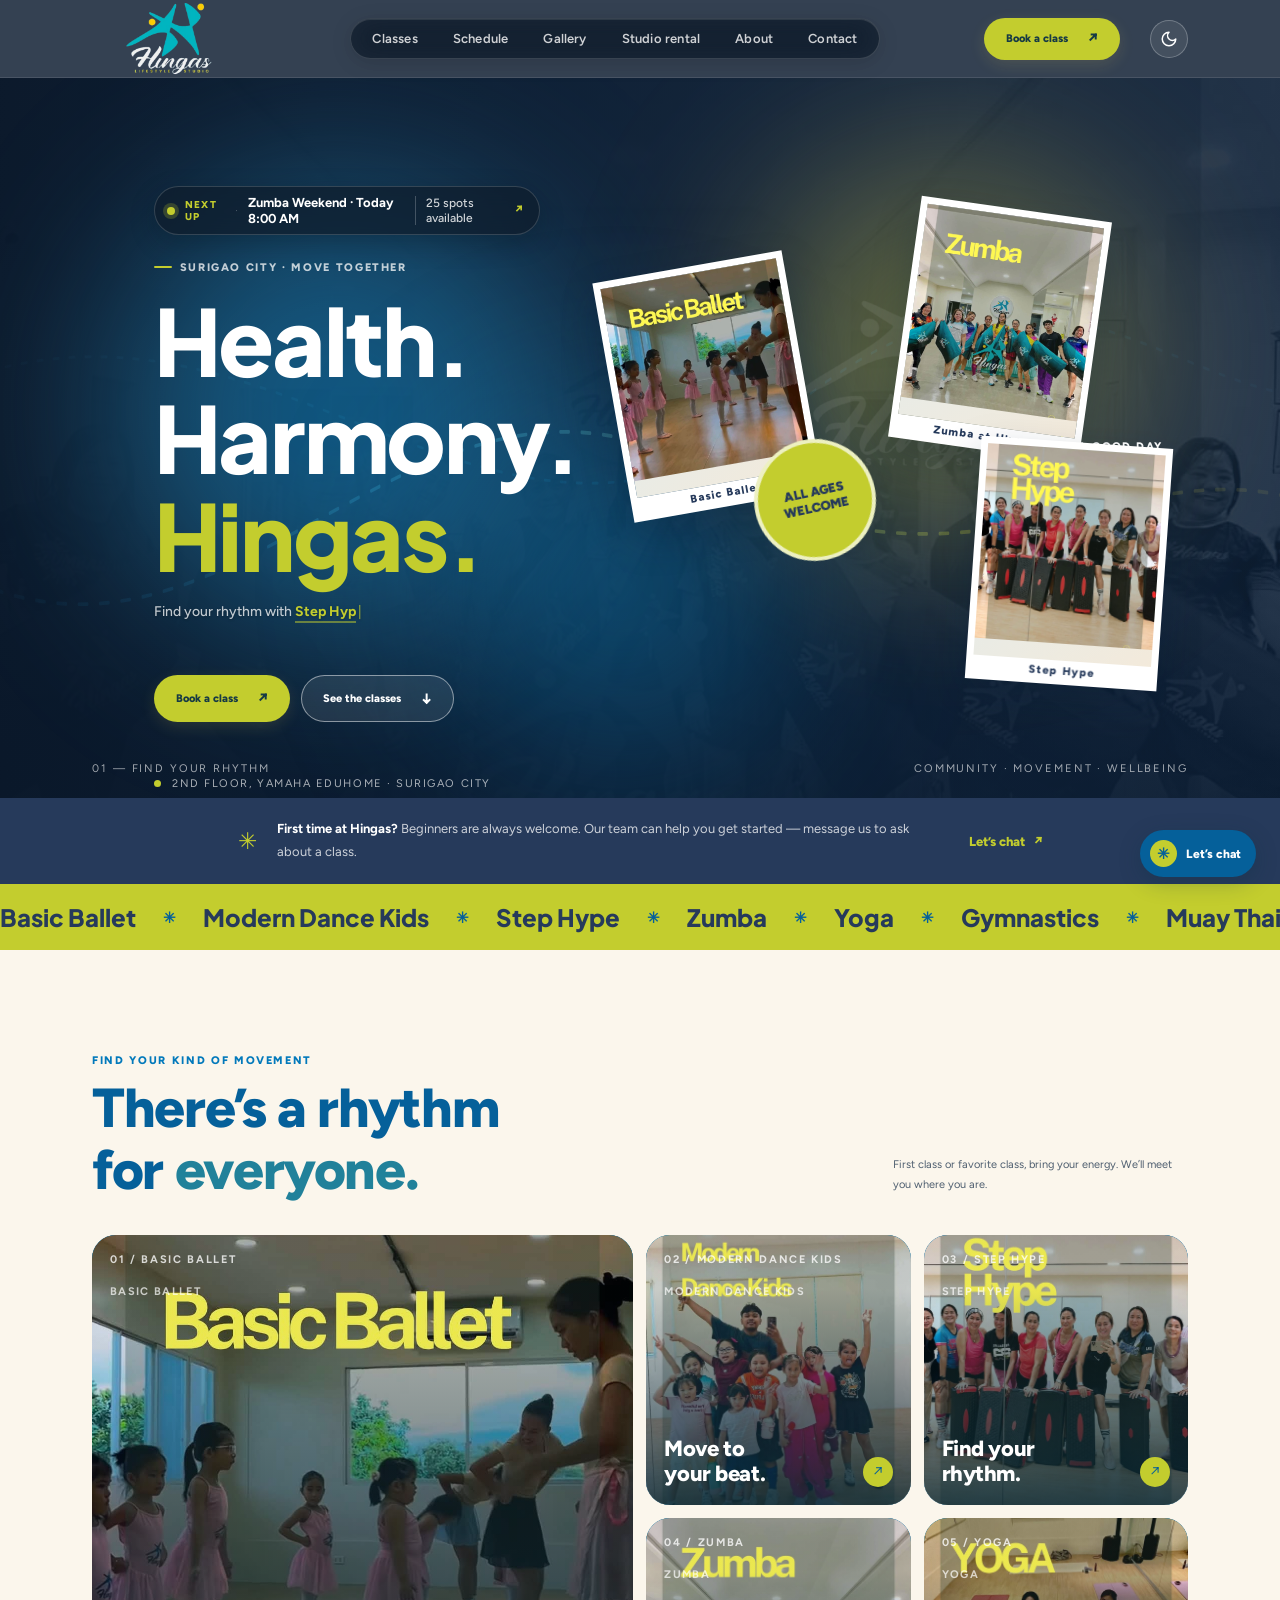
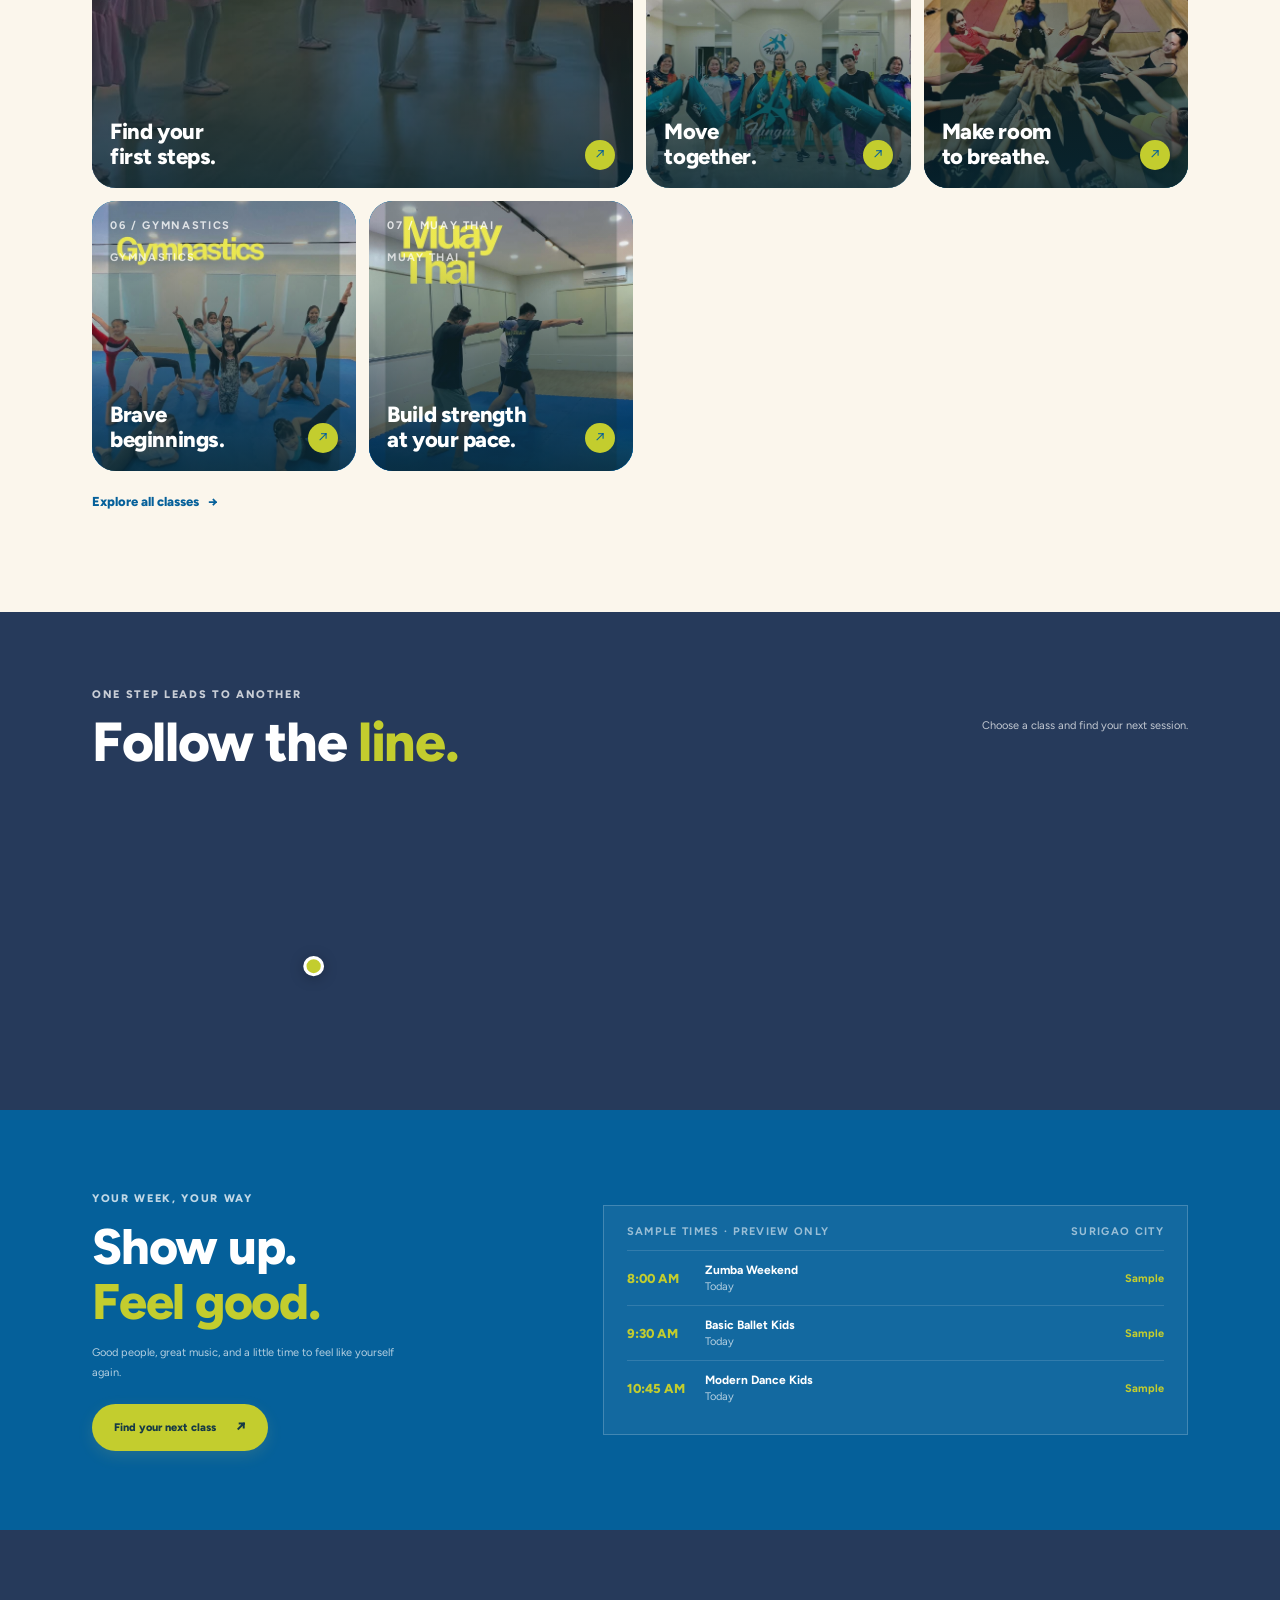
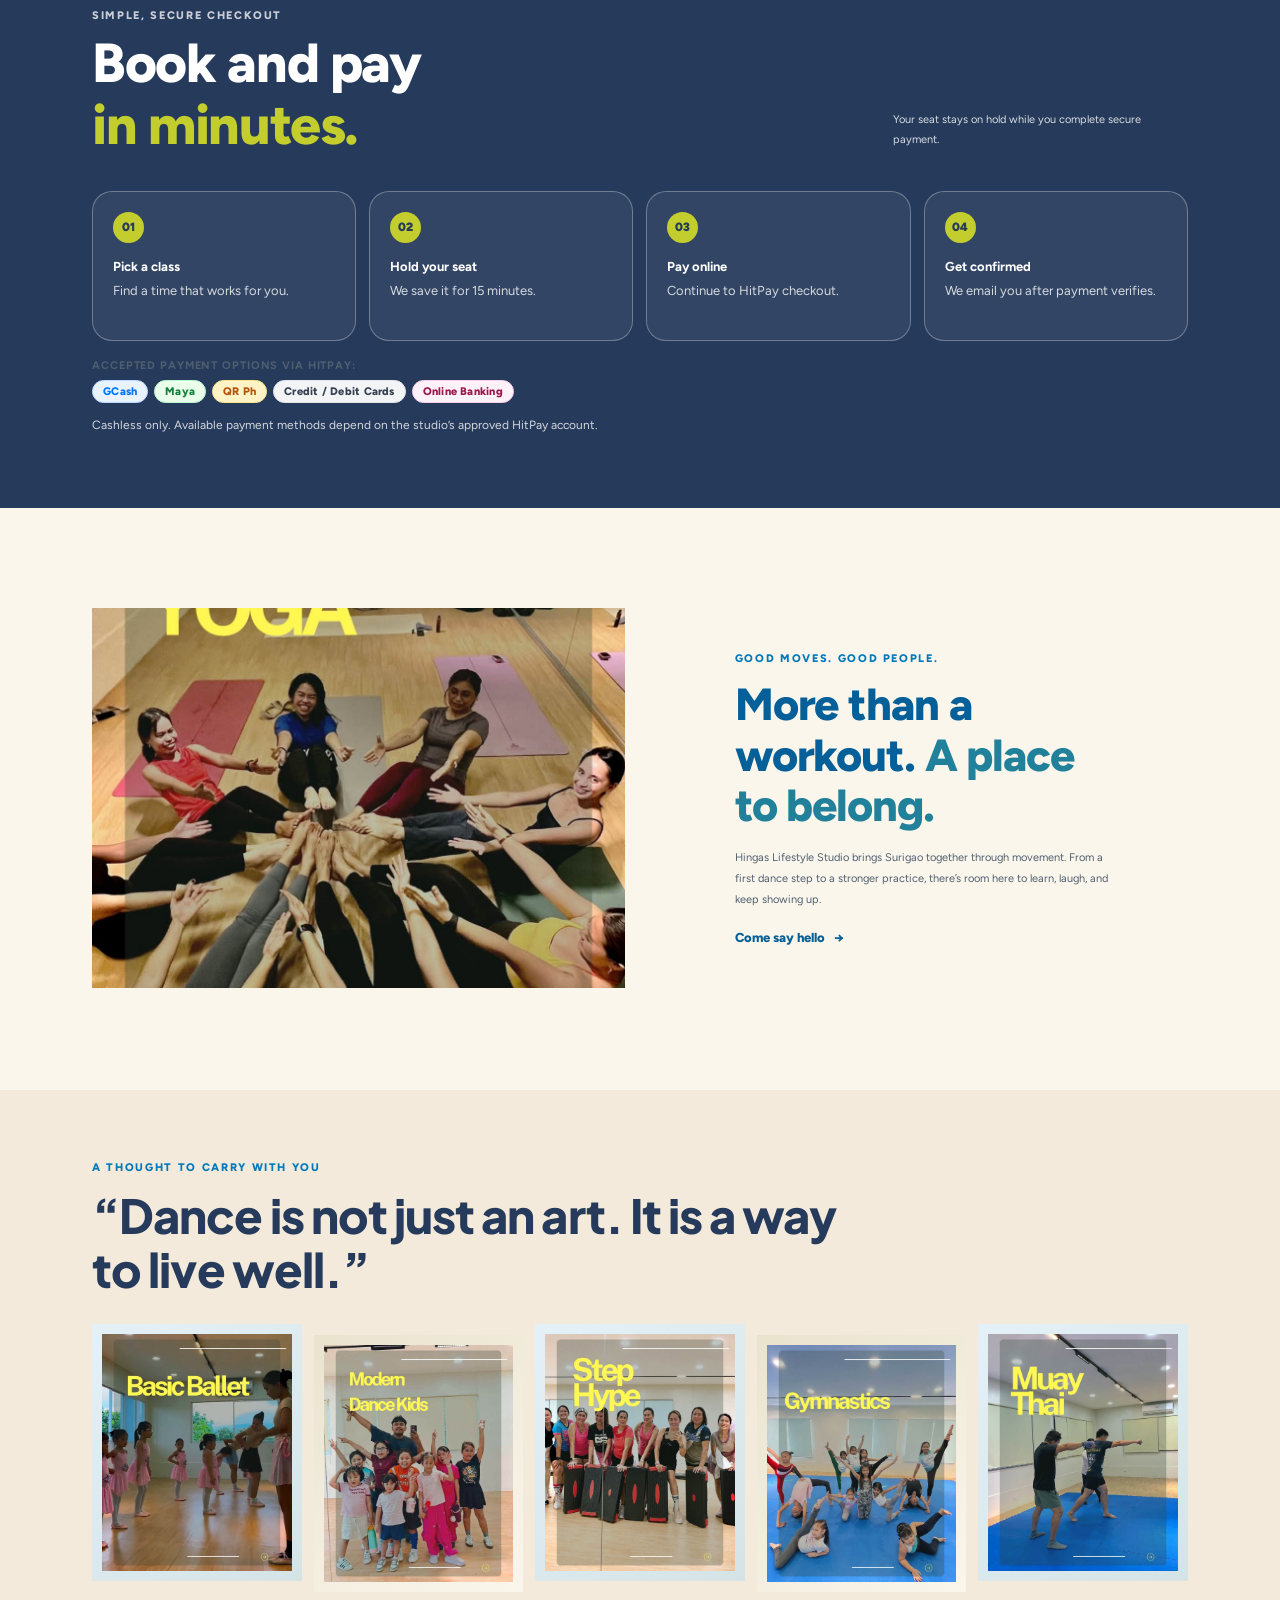
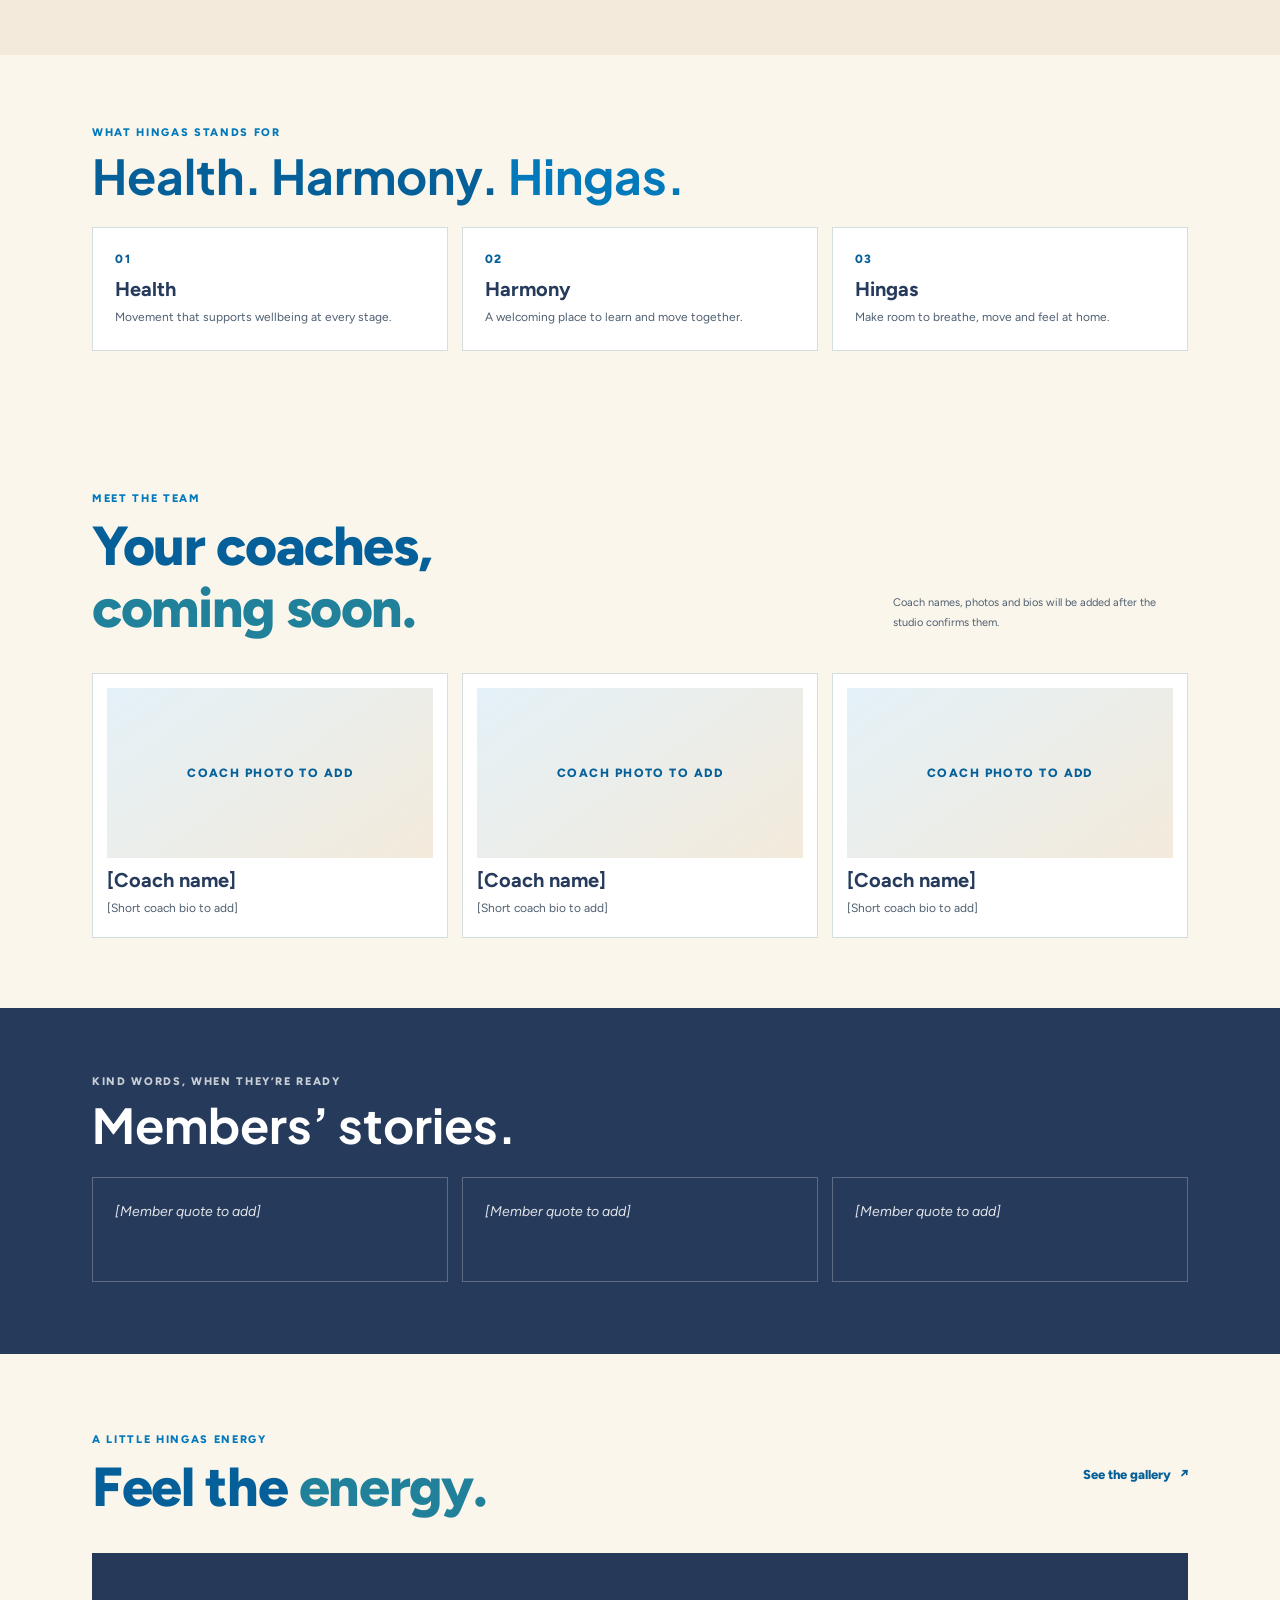
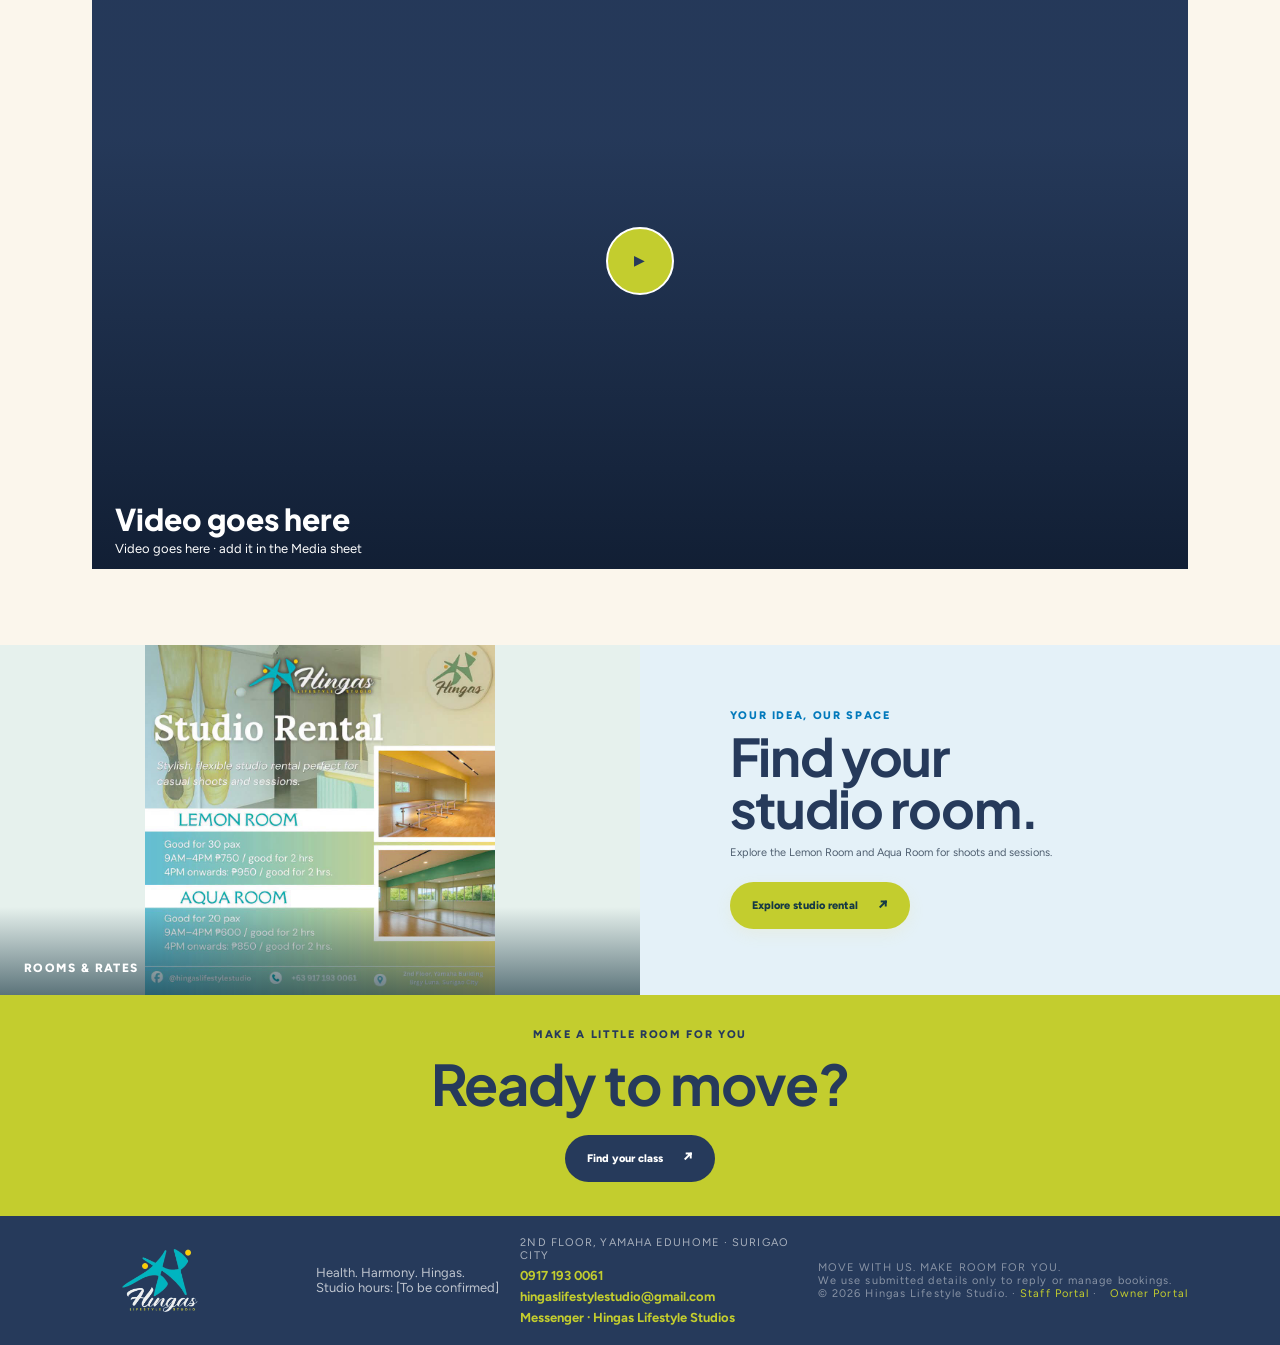
<file: index.html>
<!doctype html>
<html lang="en">
<head>
  <meta charset="utf-8">
  <meta name="viewport" content="width=device-width, initial-scale=1">
  <meta name="theme-color" content="#263A5B">
  <meta name="description" content="Explore Basic Ballet, Modern Dance Kids, Step Hype, Zumba, yoga, gymnastics and Muay Thai at Hingas Lifestyle Studio in Surigao City.">
  <meta property="og:title" content="Hingas Lifestyle Studio — Health. Harmony. Hingas.">
  <meta property="og:description" content="Find your kind of movement at Hingas Lifestyle Studio in Surigao City.">
  <meta property="og:type" content="website">
  <meta property="og:image" content="logo%282%29.png">
  <meta property="og:image:alt" content="Hingas Lifestyle Studio logo">
  <meta name="robots" content="index,follow">
  <title>Hingas Lifestyle Studio — Health. Harmony. Hingas.</title>
  <link rel="preconnect" href="https://fonts.googleapis.com">
  <link rel="preconnect" href="https://fonts.gstatic.com" crossorigin>
  <link href="https://fonts.googleapis.com/css2?family=Figtree:wght@400;500;600;700;800&family=Plus+Jakarta+Sans:wght@600;700;800&display=swap" rel="stylesheet">
  <link rel="stylesheet" href="styles.css">
  <link rel="manifest" href="manifest.json">
  <link rel="apple-touch-icon" href="logo(2).png">
  <script src="app-config.js" defer></script>
  <script src="app.js" defer></script>
  <script type="application/ld+json">
    {"@context":"https://schema.org","@type":"LocalBusiness","name":"Hingas Lifestyle Studio","telephone":"+639171930061","email":"hingaslifestylestudio@gmail.com","address":{"@type":"PostalAddress","streetAddress":"2nd Floor, Yamaha Eduhome, Km. 4, Brgy. Luna","addressLocality":"Surigao City","postalCode":"8400","addressCountry":"PH"}}
  </script>
</head>
<body>
  <a class="skip-link" href="#main">Skip to content</a>
  <header class="site-header">
    <a class="brand" href="/" aria-label="Hingas Lifestyle Studio home"><img src="logo(2).png" alt="Hingas Lifestyle Studio official logo" width="164" height="72"></a>
    <button class="menu-toggle" type="button" aria-expanded="false" aria-controls="site-nav" aria-label="Open menu"><span></span><span></span></button>
    <nav class="site-nav" id="site-nav" aria-label="Main navigation">
      <span class="nav-indicator" aria-hidden="true"></span>
      <a href="#classes" data-route="classes">Classes</a>
      <a href="#schedule" data-route="schedule">Schedule</a>
      <a href="#gallery" data-route="gallery">Gallery</a>
      <a href="#studio-rental" data-route="studio-rental">Studio rental</a>
      <a href="#about" data-route="home" data-anchor="about">About</a>
      <a href="#contact" data-route="contact">Contact</a>
    </nav>
    <a class="button button-gold header-book" href="booking.html">Book a class <span aria-hidden="true">↗</span></a>
    <button class="theme-toggle" id="theme-toggle" type="button" aria-label="Toggle studio mood lighting" title="Toggle theme"><span class="theme-icon"><svg class="ui-icon theme-svg" viewBox="0 0 24 24"><path d="M12 3a6 6 0 0 0 9 9 9 9 0 1 1-9-9Z"/></svg></span></button>
  </header>

  <main id="main">
    <section class="view active" id="home-view" data-view="home">
      <section class="hero">
        <div class="hero-photo" role="img" aria-label="Hingas Zumba class in the studio"></div>
        <div class="hero-shade"></div>
        <!-- Ambient Living Aura Mesh & Kinetic Rhythm Background -->
        <div class="hero-aura-mesh" aria-hidden="true">
          <div class="aura-orb orb-primary"></div>
          <div class="aura-orb orb-secondary"></div>
          <div class="aura-orb orb-accent"></div>
          <div class="hero-rhythm-wave">
            <svg viewBox="0 0 1440 400" fill="none" preserveAspectRatio="none">
              <defs>
                <linearGradient id="wave-grad-1" x1="0%" y1="0%" x2="100%" y2="0%">
                  <stop offset="0%" stop-color="#0279bb" stop-opacity="0" />
                  <stop offset="35%" stop-color="#38bdf8" stop-opacity="0.5" />
                  <stop offset="70%" stop-color="#c3cd2e" stop-opacity="0.6" />
                  <stop offset="100%" stop-color="#f4d35e" stop-opacity="0" />
                </linearGradient>
                <linearGradient id="wave-grad-2" x1="0%" y1="0%" x2="100%" y2="0%">
                  <stop offset="0%" stop-color="#38bdf8" stop-opacity="0" />
                  <stop offset="50%" stop-color="#0279bb" stop-opacity="0.3" />
                  <stop offset="100%" stop-color="#38bdf8" stop-opacity="0" />
                </linearGradient>
              </defs>
              <path class="wave-path path-1" d="M-100,260 C250,380 450,120 800,220 C1150,320 1350,150 1600,280" />
              <path class="wave-path path-2" d="M-100,180 C300,80 550,320 900,180 C1250,40 1400,260 1650,140" />
            </svg>
          </div>
          <div class="hero-spotlight"></div>
        </div>
        <img class="hero-ghost-mark" src="logo(2).png" alt="" aria-hidden="true">
        <div class="hero-collage" aria-label="Studio photo placeholders">
          <div class="hero-polaroid polaroid-one"><img src="img/basic%20ballet.jpg" alt="Basic Ballet students practicing at Hingas" fetchpriority="high"><span>Basic Ballet</span></div>
          <div class="hero-polaroid polaroid-two"><img src="img/zumba.jpg" alt="Hingas members after a Zumba class" fetchpriority="high"><span>Zumba at Hingas</span></div>
          <div class="hero-polaroid polaroid-three"><img src="img/step%20hype.jpg" alt="Step Hype class members at Hingas" loading="lazy"><span>Step Hype</span></div>
          <span class="hero-sticker">ALL AGES<br>WELCOME</span>
        </div>
        <div class="hero-copy">
          <a class="hero-live-badge quick-status" href="#schedule" data-route="schedule" aria-label="Next upcoming class information">
            <span class="status-pulse" aria-hidden="true"></span>
            <span class="status-label">NEXT UP</span>
            <span class="status-divider" aria-hidden="true">·</span>
            <strong id="next-class-label">Yoga · Today 9:00 AM</strong>
            <span class="status-seats" id="next-class-seats">8 spots left</span>
            <span class="status-arrow" aria-hidden="true">↗</span>
          </a>
          <span class="eyebrow eyebrow-light"><i></i> SURIGAO CITY · MOVE TOGETHER</span>
          <h1>Health.<br>Harmony.<br><span>Hingas.</span></h1>
          <p class="hero-tagline-wrap"><span class="tagline-prefix">Find your rhythm with </span><span class="typewriter-text" id="typewriter-text">Basic Ballet &amp; Zumba</span><span class="typewriter-cursor" aria-hidden="true">|</span></p>
          <div class="hero-buttons"><a class="button button-gold" href="booking.html">Book a class <span>↗</span></a><a class="button button-glass" href="#classes" data-route="classes">See the classes <span>↓</span></a></div>
          <div class="hero-location"><span class="location-dot"></span> 2ND FLOOR, YAMAHA EDUHOME · SURIGAO CITY</div>
        </div>
        <div class="hero-side-note">A GOOD DAY<br>TO MOVE.</div>
        <div class="hero-bottom"><span>01 — FIND YOUR RHYTHM</span><span>COMMUNITY · MOVEMENT · WELLBEING</span></div>
      </section>

      <section class="welcome-band"><div class="welcome-star">✳</div><p><strong>First time at Hingas?</strong> Beginners are always welcome. Our team can help you get started — message us to ask about a class.</p><a class="text-link" href="https://m.me/hingas" target="_blank" rel="noopener noreferrer">Let’s chat <span>↗</span></a></section>

      <div class="class-marquee" aria-label="Hingas classes"><div class="marquee-track"><span>Basic Ballet <i>✳</i> Modern Dance Kids <i>✳</i> Step Hype <i>✳</i> Zumba <i>✳</i> Yoga <i>✳</i> Gymnastics <i>✳</i> Muay Thai <i>✳</i></span><span aria-hidden="true">Basic Ballet <i>✳</i> Modern Dance Kids <i>✳</i> Step Hype <i>✳</i> Zumba <i>✳</i> Yoga <i>✳</i> Gymnastics <i>✳</i> Muay Thai <i>✳</i></span></div></div>

      <section class="programs section-wrap" id="classes">
        <div class="section-heading"><div><span class="eyebrow">FIND YOUR KIND OF MOVEMENT</span><h2>There’s a rhythm<br>for <span>everyone.</span></h2></div><p>First class or favorite class, bring your energy. We’ll meet you where you are.</p></div>
        <div class="program-grid">
          <a class="program-card program-dance" href="#classes" data-route="classes" data-category="Basic Ballet"><img class="program-card-photo" src="img/basic%20ballet.jpg" alt="Basic Ballet students practicing at Hingas" fetchpriority="high"><span class="program-index">01 / BASIC BALLET</span><span class="program-photo-label">BASIC BALLET</span><div><h3>Find your<br>first steps.</h3><span class="program-arrow">↗</span></div></a>
          <a class="program-card program-yoga" href="#classes" data-route="classes" data-category="Modern Dance Kids"><img class="program-card-photo" src="img/modern%20dance%20kids.jpg" alt="Modern Dance Kids class at Hingas" loading="lazy"><span class="program-index">02 / MODERN DANCE KIDS</span><span class="program-photo-label">MODERN DANCE KIDS</span><div><h3>Move to<br>your beat.</h3><span class="program-arrow">↗</span></div></a>
          <a class="program-card program-karatedo" href="#classes" data-route="classes" data-category="Step Hype"><img class="program-card-photo" src="img/step%20hype.jpg" alt="Step Hype class members at Hingas" loading="lazy"><span class="program-index">03 / STEP HYPE</span><span class="program-photo-label">STEP HYPE</span><div><h3>Find your<br>rhythm.</h3><span class="program-arrow">↗</span></div></a>
          <a class="program-card program-kids" href="#classes" data-route="classes" data-category="Zumba"><img class="program-card-photo" src="img/zumba.jpg" alt="Zumba class members at Hingas" loading="lazy"><span class="program-index">04 / ZUMBA</span><span class="program-photo-label">ZUMBA</span><div><h3>Move<br>together.</h3><span class="program-arrow">↗</span></div></a>
          <a class="program-card program-yoga" href="#classes" data-route="classes" data-category="Yoga"><img class="program-card-photo" src="img/yoga.jpg" alt="Yoga class members practicing together at Hingas" loading="lazy"><span class="program-index">05 / YOGA</span><span class="program-photo-label">YOGA</span><div><h3>Make room<br>to breathe.</h3><span class="program-arrow">↗</span></div></a>
          <a class="program-card program-kids" href="#classes" data-route="classes" data-category="Gymnastics"><img class="program-card-photo" src="img/gymnastics.jpg" alt="Gymnastics students practicing at Hingas" loading="lazy"><span class="program-index">06 / GYMNASTICS</span><span class="program-photo-label">GYMNASTICS</span><div><h3>Brave<br>beginnings.</h3><span class="program-arrow">↗</span></div></a>
          <a class="program-card program-karatedo" href="#classes" data-route="classes" data-category="Muay Thai"><img class="program-card-photo" src="img/mhuay%20thai.jpg" alt="Muay Thai students training at Hingas" loading="lazy"><span class="program-index">07 / MUAY THAI</span><span class="program-photo-label">MUAY THAI</span><div><h3>Build strength<br>at your pace.</h3><span class="program-arrow">↗</span></div></a>
        </div>
        <a class="text-link all-classes-link" href="#classes" data-route="classes">Explore all classes <span>→</span></a>
      </section>

      <section class="follow-line-section" aria-labelledby="follow-line-title">
        <div class="section-wrap">
          <div class="section-heading"><div><span class="eyebrow eyebrow-light">ONE STEP LEADS TO ANOTHER</span><h2 id="follow-line-title">Follow the <span>line.</span></h2></div><p>Choose a class and find your next session.</p></div>
          <div class="follow-line">
            <svg class="follow-line-svg" viewBox="0 0 1000 180" preserveAspectRatio="none" aria-hidden="true"><path id="follow-line-path" d="M 35 90 C 75 5 115 5 167 90 S 279 175 333 90 S 445 5 500 90 S 612 175 667 90 S 779 5 833 90 S 925 175 965 90"></path><circle class="follow-line-dot" r="8"><animateMotion dur="18s" repeatCount="indefinite" path="M 35 90 C 75 5 115 5 167 90 S 279 175 333 90 S 445 5 500 90 S 612 175 667 90 S 779 5 833 90 S 925 175 965 90"></animateMotion></circle></svg>
            <a class="line-stop stop-1" href="#schedule" data-route="schedule" data-category="Basic Ballet"><span>01</span><strong>Basic Ballet</strong></a>
            <a class="line-stop stop-2" href="#schedule" data-route="schedule" data-category="Modern Dance Kids"><span>02</span><strong>Kids Dance</strong></a>
            <a class="line-stop stop-3" href="#schedule" data-route="schedule" data-category="Step Hype"><span>03</span><strong>Step Hype</strong></a>
            <a class="line-stop stop-4" href="#schedule" data-route="schedule" data-category="Zumba"><span>04</span><strong>Zumba</strong></a>
            <a class="line-stop stop-5" href="#schedule" data-route="schedule" data-category="Yoga"><span>05</span><strong>Yoga</strong></a>
            <a class="line-stop stop-6" href="#schedule" data-route="schedule" data-category="Gymnastics"><span>06</span><strong>Gymnastics</strong></a>
            <a class="line-stop stop-7" href="#schedule" data-route="schedule" data-category="Muay Thai"><span>07</span><strong>Muay Thai</strong></a>
          </div>
        </div>
      </section>

      <section class="home-schedule"><div class="section-wrap home-schedule-inner"><div><span class="eyebrow eyebrow-light">YOUR WEEK, YOUR WAY</span><h2>Show up.<br><span>Feel good.</span></h2><p>Good people, great music, and a little time to feel like yourself again.</p><a class="button button-gold" href="/schedule" data-route="schedule">Find your next class <span>↗</span></a></div><div class="schedule-teaser"><div class="teaser-head"><span id="home-sessions-label">SAMPLE TIMES · PREVIEW ONLY</span><span>SURIGAO CITY</span></div><div class="home-session-list" id="home-session-list" aria-live="polite"></div><noscript><p class="noscript-note">Sample schedule only. Live booking requires JavaScript and studio setup.</p></noscript></div></div></section>

      <section class="book-steps-section" aria-labelledby="book-steps-title"><div class="section-wrap"><div class="section-heading"><div><span class="eyebrow eyebrow-light">SIMPLE, SECURE CHECKOUT</span><h2 id="book-steps-title">Book and pay<br><span>in minutes.</span></h2></div><p>Your seat stays on hold while you complete secure payment.</p></div><ol class="home-book-steps"><li><span>01</span><strong>Pick a class</strong><p>Find a time that works for you.</p></li><li><span>02</span><strong>Hold your seat</strong><p>We save it for 15 minutes.</p></li><li><span>03</span><strong>Pay online</strong><p>Continue to HitPay checkout.</p></li><li><span>04</span><strong>Get confirmed</strong><p>We email you after payment verifies.</p></li></ol><div class="payment-badge-row" aria-label="Accepted payment methods"><span class="badge-label">Accepted payment options via HitPay:</span><div class="payment-badges"><span class="pay-badge gcash">GCash</span><span class="pay-badge maya">Maya</span><span class="pay-badge qrph">QR Ph</span><span class="pay-badge cards">Credit / Debit Cards</span><span class="pay-badge banks">Online Banking</span></div></div><p class="home-payment-note">Cashless only. Available payment methods depend on the studio’s approved HitPay account.</p></div></section>

      <section class="about-band section-wrap" id="about"><div class="about-image"><img src="img/yoga.jpg" alt="Hingas yoga class members practicing together" loading="lazy"></div><div class="about-copy"><span class="eyebrow">GOOD MOVES. GOOD PEOPLE.</span><h2>More than a<br>workout. <span>A place<br>to belong.</span></h2><p>Hingas Lifestyle Studio brings Surigao together through movement. From a first dance step to a stronger practice, there’s room here to learn, laugh, and keep showing up.</p><a class="text-link" href="#contact" data-route="contact">Come say hello <span>→</span></a></div></section>
      <section class="studio-quote-section"><div class="section-wrap"><span class="eyebrow">A THOUGHT TO CARRY WITH YOU</span><blockquote>“Dance is not just an art. It is a way to live well.”</blockquote><div class="photo-strip" aria-label="Photos from Hingas Lifestyle Studio"><div><img src="img/basic%20ballet.jpg" alt="Basic Ballet students practicing at Hingas" loading="lazy"></div><div><img src="img/modern%20dance%20kids.jpg" alt="Modern Dance Kids class at Hingas" loading="lazy"></div><div><img src="img/step%20hype.jpg" alt="Step Hype class members at Hingas" loading="lazy"></div><div><img src="img/gymnastics.jpg" alt="Gymnastics students practicing at Hingas" loading="lazy"></div><div><img src="img/mhuay%20thai.jpg" alt="Muay Thai students training at Hingas" loading="lazy"></div></div></div></section>
      <section class="studio-values section-wrap" aria-labelledby="values-title"><span class="eyebrow">WHAT HINGAS STANDS FOR</span><h2 id="values-title">Health. Harmony. <span>Hingas.</span></h2><div class="value-grid"><article><span>01</span><h3>Health</h3><p>Movement that supports wellbeing at every stage.</p></article><article><span>02</span><h3>Harmony</h3><p>A welcoming place to learn and move together.</p></article><article><span>03</span><h3>Hingas</h3><p>Make room to breathe, move and feel at home.</p></article></div></section>
      <section class="people-section section-wrap" aria-labelledby="coaches-title"><div class="section-heading"><div><span class="eyebrow">MEET THE TEAM</span><h2 id="coaches-title">Your coaches,<br><span>coming soon.</span></h2></div><p>Coach names, photos and bios will be added after the studio confirms them.</p></div><div class="coach-placeholder-grid"><article><div class="coach-photo-placeholder">COACH PHOTO TO ADD</div><h3>[Coach name]</h3><p>[Short coach bio to add]</p></article><article><div class="coach-photo-placeholder">COACH PHOTO TO ADD</div><h3>[Coach name]</h3><p>[Short coach bio to add]</p></article><article><div class="coach-photo-placeholder">COACH PHOTO TO ADD</div><h3>[Coach name]</h3><p>[Short coach bio to add]</p></article></div></section>
      <section class="testimonials-band"><div class="section-wrap"><span class="eyebrow eyebrow-light">KIND WORDS, WHEN THEY’RE READY</span><h2>Members’ stories.</h2><div class="quote-grid"><blockquote>[Member quote to add]</blockquote><blockquote>[Member quote to add]</blockquote><blockquote>[Member quote to add]</blockquote></div></div></section>
      <section class="home-highlight section-wrap" aria-labelledby="home-highlight-title"><div class="section-heading"><div><span class="eyebrow">A LITTLE HINGAS ENERGY</span><h2 id="home-highlight-title">Feel the <span>energy.</span></h2></div><a class="text-link" href="#gallery" data-route="gallery">See the gallery <span>↗</span></a></div><button class="featured-media media-video-card" id="home-featured-video" type="button" data-media-type="video"><span class="media-play" aria-hidden="true">▶</span><span class="media-card-title">Video goes here</span></button></section>
      <section class="rental-teaser"><div class="rental-teaser-photo"><img src="img/studio%20rental.png" alt="Hingas studio rental rooms, capacities and rates" loading="lazy"><span>ROOMS &amp; RATES</span></div><div class="rental-teaser-copy"><span class="eyebrow">YOUR IDEA, OUR SPACE</span><h2>Find your<br>studio room.</h2><p>Explore the Lemon Room and Aqua Room for shoots and sessions.</p><a class="button button-gold" href="/studio-rental" data-route="studio-rental">Explore studio rental <span>↗</span></a></div></section>
      <section class="home-cta"><span class="eyebrow">MAKE A LITTLE ROOM FOR YOU</span><h2>Ready to move?</h2><a class="button button-navy" href="/schedule" data-route="schedule">Find your class <span>↗</span></a></section>
    </section>

    <section class="view classes-view" id="classes-view" data-view="classes">
      <div class="page-banner classes-banner"><span class="eyebrow eyebrow-light">FIND YOUR KIND OF MOVEMENT</span><h1>Classes for <span>everyone.</span></h1><p>Explore the programs. Details will appear here as the studio confirms them.</p></div>
      <div class="section-wrap class-details-grid" id="class-details-grid" aria-live="polite"></div>
    </section>

    <section class="view gallery-view" id="gallery-view" data-view="gallery">
      <div class="page-banner gallery-banner"><span class="eyebrow eyebrow-light">MOVEMENT, PEOPLE, MOMENTS</span><h1>Life at <span>Hingas.</span></h1><p>Photos and videos from the studio will appear here when the team adds them.</p><div class="banner-coordinate">HINGAS LIFESTYLE STUDIO &nbsp; / &nbsp; SURIGAO CITY</div></div>
      <section class="section-wrap gallery-feature" aria-labelledby="gallery-feature-title"><div class="section-heading"><div><span class="eyebrow">FEATURED VIDEO</span><h2 id="gallery-feature-title">A window into <span>Hingas.</span></h2></div><p>Videos load only after you press play.</p></div><button class="featured-media media-video-card" id="gallery-featured-video" type="button" data-media-type="video"><span class="media-play" aria-hidden="true">▶</span><span class="media-card-title">Video goes here</span></button></section>
      <section class="reels-section" aria-labelledby="reels-title"><div class="section-wrap"><span class="eyebrow eyebrow-light">SHORT MOMENTS</span><h2 id="reels-title">Hingas <span>reels.</span></h2><div class="reels-grid" id="gallery-reels"></div></div></section>
      <section class="section-wrap gallery-photos" aria-labelledby="gallery-photos-title"><div class="section-heading"><div><span class="eyebrow">FROM THE STUDIO</span><h2 id="gallery-photos-title">The little <span>moments.</span></h2></div></div><div class="photo-grid" id="gallery-photos"></div></section>
    </section>

    <section class="view schedule-view" id="schedule-view" data-view="schedule">
      <div class="page-banner schedule-banner"><span class="eyebrow eyebrow-light">GOOD THINGS HAPPEN WHEN WE MOVE</span><h1>Find your next <span>feel-good.</span></h1><p>Pick a day, pick a class. We’ll save you a spot.</p><div class="banner-coordinate">HINGAS LIFESTYLE STUDIO &nbsp; / &nbsp; SURIGAO CITY</div></div>
      <div class="section-wrap schedule-layout">
        <div class="class-feed">
          <div class="booking-portal-cta-card" style="margin-bottom:16px;padding:16px 20px;background:linear-gradient(135deg,rgba(2,121,187,.15),rgba(24,40,61,.2));border:1px solid rgba(2,121,187,.3);border-radius:12px;display:flex;justify-content:space-between;align-items:center;flex-wrap:wrap;gap:12px;">
            <div>
              <strong style="color:var(--navy);font-size:15px;display:block;">Online Booking & Digital Passes</strong>
              <span style="color:var(--muted);font-size:12px;">Instant QR vouchers, ticket lookup, and checkout portal.</span>
            </div>
            <a href="booking.html" class="button button-gold" style="min-height:38px;padding:0 18px;font-size:12px;">Open Booking Portal ↗</a>
          </div>
          <div class="calendar-controls-bar">
            <div class="cal-view-switch" role="tablist" aria-label="Schedule calendar view">
              <button type="button" class="cal-switch-btn active" id="btn-view-strip" role="tab" aria-selected="true"><span class="switch-icon">▦</span> 2-Week Strip</button>
              <button type="button" class="cal-switch-btn" id="btn-view-month" role="tab" aria-selected="false"><span class="switch-icon"><svg class="ui-icon" viewBox="0 0 24 24"><rect width="18" height="18" x="3" y="4" rx="2"/><line x1="16" x2="16" y1="2" y2="6"/><line x1="8" x2="8" y1="2" y2="6"/><line x1="3" x2="21" y1="10" y2="10"/></svg></span> Full Month Calendar</button>
            </div>
            <div class="month-nav-controls">
              <button type="button" class="month-arrow-btn" id="cal-prev-month" aria-label="Previous month">‹</button>
              <span class="month-title-display" id="cal-month-display">November 2026</span>
              <button type="button" class="month-arrow-btn" id="cal-next-month" aria-label="Next month">›</button>
              <button class="today-button" id="today-button" type="button">Today <span>↗</span></button>
            </div>
          </div>

          <div class="strip-view-container" id="strip-view-container">
            <button type="button" class="strip-arrow-btn strip-arrow-left" id="scroll-strip-left" aria-label="Previous days">‹</button>
            <div class="date-tabs" id="date-tabs" role="tablist" aria-label="Choose a class date"></div>
            <button type="button" class="strip-arrow-btn strip-arrow-right" id="scroll-strip-right" aria-label="Next days">›</button>
          </div>

          <div class="full-month-view" id="full-month-view" hidden>
            <div class="month-week-header">
              <span>Sun</span><span>Mon</span><span>Tue</span><span>Wed</span><span>Thu</span><span>Fri</span><span>Sat</span>
            </div>
            <div class="month-grid" id="month-grid"></div>
          </div>

          <div class="date-heading"><div><span class="eyebrow" id="schedule-eyebrow">SELECTED DATE</span><h2 id="selected-date-heading">Today</h2></div></div>
          <div class="schedule-search-bar"><span class="search-icon" aria-hidden="true"><svg class="ui-icon" viewBox="0 0 24 24"><circle cx="11" cy="11" r="8"/><path d="m21 21-4.3-4.3"/></svg></span><input id="class-search-input" type="search" placeholder="Search by class, dance style, or coach…" autocomplete="off" aria-label="Search classes"><button id="class-search-clear" class="search-clear-btn" type="button" aria-label="Clear search" hidden>×</button></div>
          <div class="filter-pills" id="filter-pills" role="group" aria-label="Filter classes"></div>
          <div class="time-chips" id="time-chips" role="group" aria-label="Filter classes by time of day">
            <button class="time-chip active" type="button" data-time-filter="all">All times</button>
            <button class="time-chip" type="button" data-time-filter="morning">Morning (before 12 PM)</button>
            <button class="time-chip" type="button" data-time-filter="afternoon">Afternoon (12–5 PM)</button>
            <button class="time-chip" type="button" data-time-filter="evening">Evening (5 PM+)</button>
          </div>
          <div class="feed-count"><span id="feed-count">Classes for this day</span><span>Prices in Philippine pesos</span></div>
          <div class="class-feed-list" id="class-feed-list" aria-live="polite"></div>
          <div class="no-classes" id="no-classes" hidden><span>✳</span><h3>Nothing on this day just yet.</h3><p>Try another day or browse all of our classes.</p><button class="text-link" id="clear-class-filters" type="button">See everything →</button></div>
        </div>
        <aside class="schedule-sidebar">
          <div class="steps-widget"><span class="eyebrow">NEW AROUND HERE?</span><h3>Booking is<br><span>easy as 1, 2, 3.</span></h3><ol><li><span>01</span><div><strong>Pick your class</strong><p>Choose a day and your favorite way to move.</p></div></li><li><span>02</span><div><strong>Save your spot</strong><p>Your seat is held for 15 minutes at checkout.</p></div></li><li><span>03</span><div><strong>Pay online</strong><p>Finish payment on HitPay’s secure checkout.</p></div></li><li><span>04</span><div><strong>You’re all set!</strong><p>We confirm once payment is verified.</p></div></li></ol><div class="sidebar-pay-badge-group"><small>Accepted cashless methods:</small><div class="sidebar-pay-badges"><span class="pay-badge gcash">GCash</span><span class="pay-badge maya">Maya</span><span class="pay-badge qrph">QR Ph</span><span class="pay-badge cards">Cards</span></div></div></div>
          <div class="my-bookings-widget" id="my-bookings-widget">
            <span class="eyebrow">YOUR RESERVATIONS</span>
            <h3>My booked<br><span>classes.</span></h3>
            <div id="my-bookings-list" class="my-bookings-list"></div>
            <div class="lookup-box">
              <label for="lookup-booking-id">Check booking reference:</label>
              <div class="lookup-input-group">
                <input id="lookup-booking-id" placeholder="HG-XXXXXXXXXXXX" maxlength="15" autocomplete="off">
                <button type="button" id="lookup-booking-btn" class="button button-gold">Check</button>
              </div>
              <small id="lookup-feedback" role="status"></small>
            </div>
          </div>
          <a class="rental-widget" href="/studio-rental" data-route="studio-rental"><span>GOT A GATHERING IN MIND?</span><h3>Need the<br>whole floor?</h3><span class="rental-widget-link">Studio rental <b>↗</b></span></a>
          <div class="contact-widget"><span>QUESTIONS ABOUT CLASS?</span><p>We’re happy to help you find a good fit.</p><a href="tel:+639171930061">Call 0917 193 0061 <span>↗</span></a></div>
        </aside>
      </div>
      <section class="section-wrap class-posters-section" aria-labelledby="class-posters-title">
        <div class="section-heading">
          <div><span class="eyebrow">PROGRAM DETAILS</span><h2 id="class-posters-title">Explore our <span>classes.</span></h2></div>
          <p>These studio posters share program information and rates. Use the calendar above for current class dates and availability.</p>
        </div>
        <div class="class-poster-grid">
          <a class="class-poster-card" href="img/basic%20ballet%20sched.jpg" target="_blank" rel="noopener noreferrer"><img src="img/basic%20ballet%20sched.jpg" alt="Basic Ballet class poster with age groups, monthly rates and walk-in pricing" loading="lazy"><span>Basic Ballet <b aria-hidden="true">↗</b></span></a>
          <a class="class-poster-card" href="img/dance%20sport.jpg" target="_blank" rel="noopener noreferrer"><img src="img/dance%20sport.jpg" alt="Dance Sports class poster with age groups and rates" loading="lazy"><span>Dance Sports <b aria-hidden="true">↗</b></span></a>
          <a class="class-poster-card" href="img/female%20dance%20hall.jpg" target="_blank" rel="noopener noreferrer"><img src="img/female%20dance%20hall.jpg" alt="Female Dancehall class poster with registration and monthly rates" loading="lazy"><span>Female Dancehall <b aria-hidden="true">↗</b></span></a>
          <a class="class-poster-card" href="img/femme%20dance.jpg" target="_blank" rel="noopener noreferrer"><img src="img/femme%20dance.jpg" alt="Femme Dance class poster with registration and monthly rates" loading="lazy"><span>Femme Dance <b aria-hidden="true">↗</b></span></a>
          <a class="class-poster-card" href="img/gymnastics%20(2).jpg" target="_blank" rel="noopener noreferrer"><img src="img/gymnastics%20(2).jpg" alt="Gymnastics class poster with age groups and rates" loading="lazy"><span>Gymnastics <b aria-hidden="true">↗</b></span></a>
          <a class="class-poster-card" href="img/karatido.jpg" target="_blank" rel="noopener noreferrer"><img src="img/karatido.jpg" alt="Karatedo class poster with registration and monthly rates" loading="lazy"><span>Karatedo <b aria-hidden="true">↗</b></span></a>
          <a class="class-poster-card" href="img/modern%20dance.jpg" target="_blank" rel="noopener noreferrer"><img src="img/modern%20dance.jpg" alt="Modern Dance class poster with age groups and rates" loading="lazy"><span>Modern Dance <b aria-hidden="true">↗</b></span></a>
          <a class="class-poster-card" href="img/step%20hype%20sched.jpg" target="_blank" rel="noopener noreferrer"><img src="img/step%20hype%20sched.jpg" alt="Step Hype class poster with registration, monthly rate and weekly sessions" loading="lazy"><span>Step Hype <b aria-hidden="true">↗</b></span></a>
          <a class="class-poster-card" href="img/yoga%20(2).jpg" target="_blank" rel="noopener noreferrer"><img src="img/yoga%20(2).jpg" alt="Yoga class poster with registration, monthly rate and weekly sessions" loading="lazy"><span>Yoga <b aria-hidden="true">↗</b></span></a>
        </div>
      </section>
      <section class="section-wrap booking-tools-section" aria-label="Package and booking requests">
        <form class="booking-request-form" id="package-form">
          <span class="eyebrow">MONTHLY CLASS PACKAGES</span><h2>Ask about a <span>package.</span></h2>
          <p>Send an inquiry about a class package. The studio will confirm current price, inclusions, and availability before any payment.</p>
          <label class="form-field"><span>Full name *</span><input name="name" autocomplete="name" required></label>
          <label class="form-field"><span>Email address *</span><input name="email" type="email" autocomplete="email" required></label>
          <label class="form-field"><span>Mobile number *</span><input name="mobile" type="tel" autocomplete="tel" inputmode="numeric" pattern="09[0-9]{9}" required placeholder="09XX XXX XXXX"></label>
          <label class="form-field"><span>Class *</span><select name="className" required><option value="">Choose a class</option><option>Basic Ballet</option><option>Dance Sports</option><option>Female Dancehall</option><option>Femme Dance</option><option>Gymnastics</option><option>Karatedo</option><option>Modern Dance</option><option>Step Hype</option><option>Yoga</option></select></label>
          <label class="form-field"><span>Age group or level (optional)</span><input name="ageGroup" maxlength="80" placeholder="For example, kids or beginner"></label>
          <label class="form-field"><span>Anything else we should know?</span><textarea name="message" rows="3" maxlength="1000" placeholder="Share your questions or preferred start date."></textarea></label>
          <label class="honeypot-field" aria-hidden="true" hidden>Leave this field empty<input name="website" tabindex="-1" autocomplete="off"></label>
          <button class="button button-gold" type="submit">Ask about a package <span>↗</span></button><p class="form-feedback" id="package-feedback" role="status"></p>
        </form>
        <form class="booking-request-form" id="booking-change-form">
          <span class="eyebrow">ALREADY BOOKED?</span><h2>Request a <span>change.</span></h2>
          <p>Use the booking reference from your confirmation. This sends a request to the studio; it does not cancel your paid booking, issue a refund, or reserve a new class time. Rescheduling is for another time in the same class.</p>
          <label class="form-field"><span>Booking reference *</span><input name="bookingId" required maxlength="80" autocomplete="off"></label>
          <label class="form-field"><span>Booking email *</span><input name="email" type="email" autocomplete="email" required></label>
          <label class="form-field"><span>What would you like to do? *</span><select name="changeType" id="booking-change-type" required><option value="">Choose a request</option><option value="cancel">Request cancellation</option><option value="reschedule">Request a different class time</option></select></label>
          <div class="form-field" id="reschedule-session-field" hidden><label for="desired-session">Requested time for the same class *</label><select name="desiredSessionId" id="desired-session"><option value="">Load times after entering your booking details</option></select><button class="button button-outline" id="load-reschedule-options" type="button">Load available times</button><small id="reschedule-options-feedback" role="status"></small></div>
          <label class="form-field"><span>Reason or note</span><textarea name="message" rows="3" maxlength="1000" placeholder="Add any details for the studio."></textarea></label>
          <label class="honeypot-field" aria-hidden="true" hidden>Leave this field empty<input name="website" tabindex="-1" autocomplete="off"></label>
          <button class="button button-gold" type="submit">Send booking request <span>↗</span></button><p class="form-feedback" id="booking-change-feedback" role="status"></p>
        </form>
      </section>
    </section>

    <section class="view rental-view" id="studio-rental-view" data-view="studio-rental">
      <div class="page-banner rental-banner"><span class="eyebrow eyebrow-light">LEMON ROOM &amp; AQUA ROOM</span><h1>Make room for <span>your idea.</span></h1><p>Flexible studio rentals for casual shoots and sessions. Choose a room and send a request to check availability.</p><div class="banner-coordinate">HINGAS LIFESTYLE STUDIO &nbsp; / &nbsp; SURIGAO CITY</div></div>
      <div class="section-wrap rental-layout"><div class="rental-details"><span class="eyebrow">ROOMS &amp; RATES</span><h2>Find your<br><span>studio room.</span></h2><p>Rates below are per 2-hour booking, as shown on the studio rental poster. Submit a request to confirm your preferred date and time.</p><div class="rental-room-list">
          <article class="rental-room-card"><div class="rental-room-heading"><h3>Lemon Room</h3><span>Up to 30 people</span></div><div><span>9:00 AM–4:00 PM</span><strong>₱750 <small>/ 2 hours</small></strong></div><div><span>4:00 PM onward</span><strong>₱950 <small>/ 2 hours</small></strong></div></article>
          <article class="rental-room-card"><div class="rental-room-heading"><h3>Aqua Room</h3><span>Up to 20 people</span></div><div><span>9:00 AM–4:00 PM</span><strong>₱600 <small>/ 2 hours</small></strong></div><div><span>4:00 PM onward</span><strong>₱850 <small>/ 2 hours</small></strong></div></article>
        </div><a class="rental-poster-link" href="img/studio%20rental.png" target="_blank" rel="noopener noreferrer"><img src="img/studio%20rental.png" alt="Original Hingas studio rental poster" loading="lazy"><span>View the studio rental poster <b aria-hidden="true">↗</b></span></a><a class="contact-call" href="tel:+639171930061">Questions? Call <strong>0917 193 0061</strong> ↗</a></div>
        <form class="rental-form" id="rental-form"><span class="eyebrow">LET’S MAKE A PLAN</span><h2>Tell us what you’re <span>thinking.</span></h2><p>Send a request and the studio team will get back to you.</p><div class="rental-fields">
          <label class="form-field"><span>Full name *</span><input name="name" autocomplete="name" required placeholder="Your name"></label>
          <label class="form-field"><span>Email address *</span><input name="email" type="email" autocomplete="email" required placeholder="you@example.com"></label>
          <label class="form-field"><span>Mobile number *</span><input name="mobile" type="tel" autocomplete="tel" required placeholder="09XX XXX XXXX" pattern="09[0-9]{9}"></label>
          <label class="form-field"><span>Preferred date *</span><input name="date" type="date" required></label>
          <label class="form-field"><span>Start time *</span><input name="startTime" type="time" required></label>
          <label class="form-field"><span>End time *</span><input name="endTime" type="time" required></label>
          <label class="form-field"><span>Room requested *</span><select name="roomChoice" required><option value="">Choose a room</option><option value="Lemon Room" data-capacity="30">Lemon Room · up to 30</option><option value="Aqua Room" data-capacity="20">Aqua Room · up to 20</option><option value="Not sure yet" data-capacity="30">Not sure yet · please advise</option></select></label>
          <label class="form-field"><span>Group size *</span><select name="groupSize" required><option value="">Choose group size</option><option value="1–10 people" data-minimum="1" data-maximum="10">1–10 people</option><option value="11–20 people" data-minimum="11" data-maximum="20">11–20 people</option><option value="21–30 people" data-minimum="21" data-maximum="30">21–30 people</option></select></label>
          <label class="form-field"><span>What are you planning? *</span><select name="purpose" required><option value="">Choose a purpose</option><option>Casual photoshoot</option><option>Studio session</option><option>Other (please describe below)</option></select></label>
          <label class="form-field full-field"><span>A note for us *</span><textarea name="message" rows="3" required placeholder="Tell us a little more about your plans…"></textarea></label>
          <label class="honeypot-field" aria-hidden="true" hidden>Leave this field empty<input name="website" tabindex="-1" autocomplete="off"></label>
        </div><button class="button button-gold submit-rental" type="submit">Send request <span>↗</span></button><p class="form-feedback" id="rental-feedback" role="status"></p><small class="form-fineprint">We use your details only to reply to this request.</small></form>
      </div>
    </section>

    <section class="view contact-view" id="contact-view" data-view="contact">
      <div class="page-banner contact-banner"><span class="eyebrow eyebrow-light">COME ON IN</span><h1>Let’s get <span>moving.</span></h1><p>Good questions, first classes, studio rentals. We’re here for all of it.</p></div>
      <div class="section-wrap contact-layout"><div><span class="eyebrow">FIND YOUR WAY TO US</span><h2>See you<br>at the <span>studio.</span></h2><div class="contact-map"><iframe title="Map to Hingas Lifestyle Studio" loading="lazy" referrerpolicy="no-referrer-when-downgrade" src="https://www.google.com/maps?q=2nd+Floor,+Yamaha+Eduhome,+Km.+4,+Brgy.+Luna,+Surigao+City&output=embed"></iframe></div></div><div><div class="contact-card"><span>HINGAS LIFESTYLE STUDIO</span><p>2nd Floor, Yamaha Eduhome<br>Km. 4, Brgy. Luna<br>Surigao City 8400, Philippines</p><a href="tel:+639171930061">0917 193 0061 <span>↗</span></a><a href="mailto:hingaslifestylestudio@gmail.com">hingaslifestylestudio@gmail.com <span>↗</span></a><a href="https://m.me/hingas" target="_blank" rel="noopener noreferrer">Chat with us on Messenger <span>↗</span></a><span class="contact-hours">Studio hours: [Studio hours to confirm]</span></div><form class="contact-form" id="contact-form"><h3>Send us a message</h3><label class="form-field"><span>Full name *</span><input name="name" autocomplete="name" required></label><label class="form-field"><span>Email address *</span><input name="email" type="email" autocomplete="email" required></label><label class="form-field"><span>Mobile number *</span><input name="mobile" type="tel" autocomplete="tel" inputmode="numeric" pattern="09[0-9]{9}" required placeholder="09XX XXX XXXX"></label><label class="form-field"><span>Message *</span><textarea name="message" rows="4" required></textarea></label><label class="honeypot-field" aria-hidden="true" hidden>Leave this field empty<input name="website" tabindex="-1" autocomplete="off"></label><button class="button button-gold" type="submit">Send message <span>↗</span></button><p class="form-feedback" id="contact-feedback" role="status"></p><small class="form-fineprint">We use your details only to reply to this request.</small></form></div></div>
    </section>
  </main>

  <footer class="site-footer"><a class="brand footer-brand" href="/" data-route="home" aria-label="Hingas Lifestyle Studio home"><img src="logo(2).png" alt="" width="148" height="63"></a><p>Health. Harmony. Hingas.<br>Studio hours: [To be confirmed]</p><div class="footer-contact"><span>2ND FLOOR, YAMAHA EDUHOME · SURIGAO CITY</span><a href="tel:+639171930061">0917 193 0061</a><a href="mailto:hingaslifestylestudio@gmail.com">hingaslifestylestudio@gmail.com</a><a href="https://m.me/hingas" target="_blank" rel="noopener noreferrer">Messenger · Hingas Lifestyle Studios</a></div><span class="footer-legal">MOVE WITH US. MAKE ROOM FOR YOU.<br>We use submitted details only to reply or manage bookings.<br><span>© <span id="copyright-year">2026</span> Hingas Lifestyle Studio. · <a href="dashboard.html" style="color:var(--gold);text-decoration:none;">Staff Portal</a> · <a href="owner.html" style="color:var(--gold);text-decoration:none;margin-left:8px;">Owner Portal</a></span></span></footer>

  <div class="mobile-cta"><a class="button button-gold" href="booking.html">Book a class <span>↗</span></a><a class="button button-mobile-contact" href="tel:+639171930061">Contact studio <span>↗</span></a></div>
  <a class="chat-fab" href="https://m.me/hingas" target="_blank" rel="noopener noreferrer" aria-label="Chat with Hingas on Messenger"><span class="chat-icon">✳</span><span>Let’s chat</span></a>

  <div class="modal-backdrop" id="booking-modal" hidden><section class="dialog booking-dialog" role="dialog" aria-modal="true" aria-labelledby="booking-title"><button class="dialog-close" type="button" data-close="booking" aria-label="Close booking">×</button><div class="checkout-progress" id="checkout-progress"><div class="checkout-steps"><span class="current"><b>1</b> Pick a class</span><i></i><span><b>2</b> Your details</span><i></i><span><b>3</b> Pay online</span><i></i><span><b>4</b> Confirmed</span></div><div class="checkout-track"><span id="checkout-progress-bar"></span></div></div><div id="booking-content"></div></section></div>
  <div class="modal-backdrop" id="waitlist-modal" hidden><section class="dialog waitlist-dialog" role="dialog" aria-modal="true" aria-labelledby="waitlist-title"><button class="dialog-close" type="button" data-close="waitlist" aria-label="Close waitlist">×</button><span class="booking-kicker">CLASS FULL · GET NOTIFIED</span><h2 id="waitlist-title">Join the <em>waitlist.</em></h2><p class="booking-intro" id="waitlist-session-info">If someone reschedules or cancels, the studio will reach out to offer the open seat.</p><form class="booking-form" id="waitlist-form"><input type="hidden" name="sessionId" id="waitlist-session-id"><input type="hidden" name="className" id="waitlist-class-name"><input type="hidden" name="classDate" id="waitlist-class-date"><input type="hidden" name="classTime" id="waitlist-class-time"><label class="form-field"><span>Full name *</span><input name="name" autocomplete="name" required placeholder="Your name"></label><label class="form-field"><span>Mobile number *</span><input name="mobile" type="tel" autocomplete="tel" inputmode="numeric" pattern="09[0-9]{9}" required placeholder="09XX XXX XXXX" title="Enter an 11-digit mobile starting with 09"></label><label class="form-field full-field"><span>Email address *</span><input name="email" type="email" autocomplete="email" required placeholder="you@example.com"></label><label class="form-field full-field"><span>Seats requested</span><input name="seats" type="number" min="1" max="6" value="1" required></label><label class="form-field full-field"><span>Note (optional)</span><textarea name="message" rows="2" placeholder="Preferred notification method or notes for the studio"></textarea></label><label class="honeypot-field" aria-hidden="true" hidden>Leave this field empty<input name="website" tabindex="-1" autocomplete="off"></label><div class="booking-actions full-field"><button type="button" class="button button-outline" data-close="waitlist">Cancel</button><button type="submit" class="button button-gold">Submit waitlist request <span>↗</span></button></div><p class="form-feedback" id="waitlist-feedback" role="status"></p></form></section></div>
  <div class="modal-backdrop" id="class-detail-modal" hidden><section class="dialog class-detail-dialog" role="dialog" aria-modal="true" aria-labelledby="detail-dialog-title"><button class="dialog-close" type="button" data-close="class-detail" aria-label="Close details">×</button><div id="class-detail-modal-body"></div></section></div>
  <div class="media-viewer" id="media-viewer" hidden role="dialog" aria-modal="true" aria-labelledby="media-viewer-title"><div class="media-viewer-bar"><h2 id="media-viewer-title"></h2><button class="dialog-close" type="button" data-close-media aria-label="Close media viewer">×</button></div><div class="media-viewer-content" id="media-viewer-content"></div></div>
  <iframe id="backend-frame" name="backend-frame" title="Form submission response" hidden></iframe>
  <div class="toast" id="toast" role="status" aria-live="polite"></div>
</body>
</html>
</file>
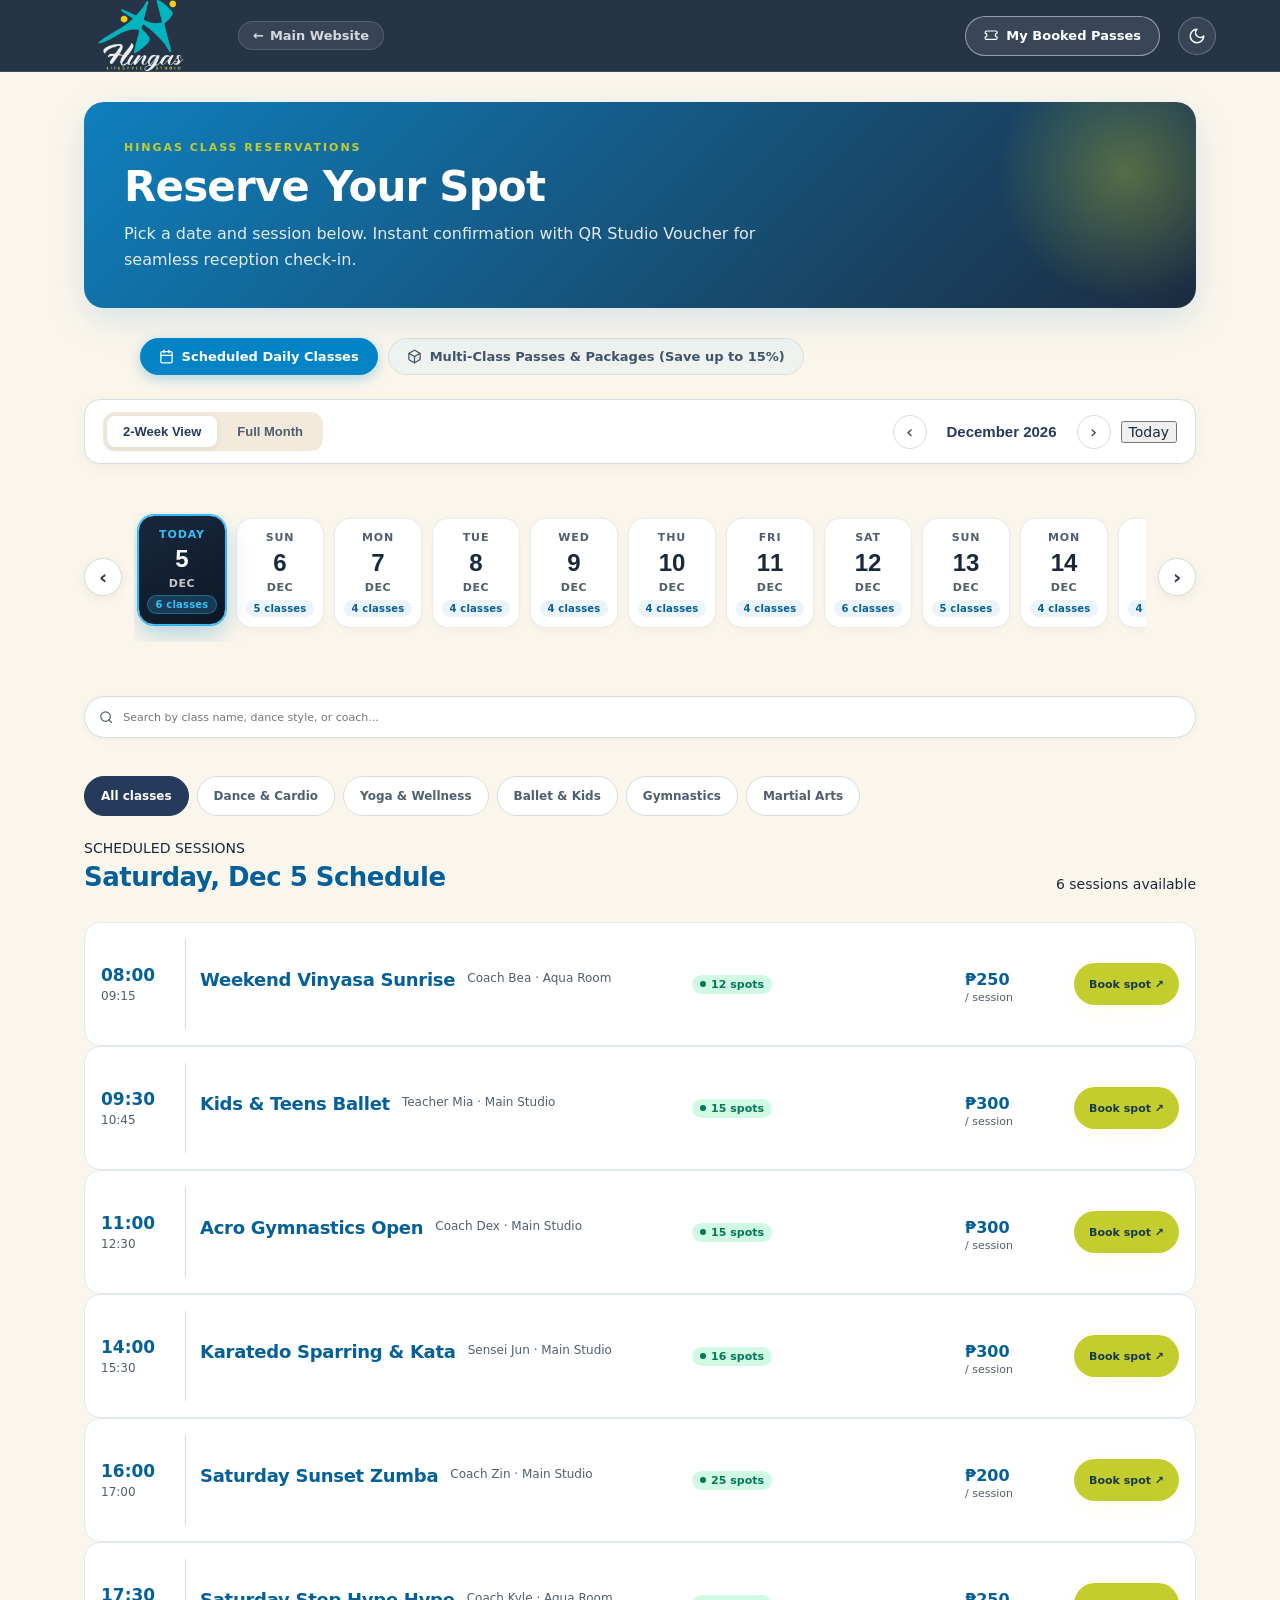
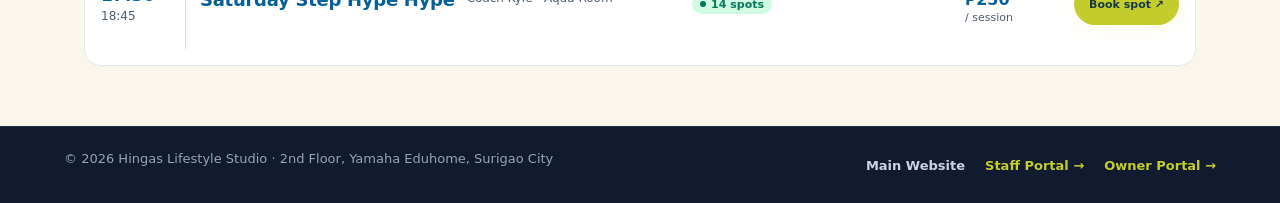
<file: booking.html>
<!DOCTYPE html>
<html lang="en">
<head>
  <meta charset="utf-8">
  <meta name="viewport" content="width=device-width, initial-scale=1">
  <title>Book a Class — Hingas Lifestyle Studio</title>
  <meta name="description" content="Reserve your spot for Yoga, Basic Ballet, Step Hype, Zumba, Muay Thai, Gymnastics, and Dance at Hingas Lifestyle Studio in Surigao City.">
  <link rel="icon" type="image/png" href="logo(2).png">
  <link rel="stylesheet" href="styles.css">
  <link rel="stylesheet" href="booking.css">
  <link rel="manifest" href="manifest.json">
</head>
<body class="booking-portal-body">
  <a class="skip-link" href="#main-booking">Skip to booking</a>

  <!-- Booking Portal Navigation Header -->
  <header class="booking-header">
    <div class="booking-header-inner">
      <div class="booking-header-brand">
        <a class="brand" href="index.html" aria-label="Back to Hingas Lifestyle Studio Website">
          <img src="logo(2).png" alt="Hingas Lifestyle Studio official logo" width="140" height="62">
        </a>
        <a class="back-to-site-link" href="index.html">
          <span aria-hidden="true">←</span> Main Website
        </a>
      </div>

      <div class="booking-header-actions">
        <button class="button button-glass ticket-lookup-btn" id="btn-my-tickets" type="button">
          <svg class="ui-icon" viewBox="0 0 24 24"><path d="M2 9a3 3 0 0 1 0 6v2a2 2 0 0 0 2 2h16a2 2 0 0 0 2-2v-2a3 3 0 0 1 0-6V7a2 2 0 0 0-2-2H4a2 2 0 0 0-2 2Z"/></svg> My Booked Passes
        </button>
        <button class="theme-toggle" id="theme-toggle" type="button" aria-label="Toggle mood lighting" title="Toggle theme">
          <span class="theme-icon"><svg class="ui-icon theme-svg" viewBox="0 0 24 24"><path d="M12 3a6 6 0 0 0 9 9 9 9 0 1 1-9-9Z"/></svg></span>
        </button>
      </div>
    </div>
  </header>

  <main id="main-booking" class="booking-main-container">
    <!-- Portal Welcome Banner -->
    <section class="portal-hero">
      <div class="portal-hero-copy">
        <span class="portal-eyebrow">HINGAS CLASS RESERVATIONS</span>
        <h1>Reserve Your Spot</h1>
        <p>Pick a date and session below. Instant confirmation with QR Studio Voucher for seamless reception check-in.</p>
      </div>
    </section>

    <!-- View Switcher: Daily Sessions vs Multi-Class Bundles -->
    <div class="booking-view-tabs" role="tablist" aria-label="Choose booking view">
      <button type="button" class="view-tab-btn active" id="tab-view-schedule">
        <svg class="ui-icon" viewBox="0 0 24 24"><rect width="18" height="18" x="3" y="4" rx="2"/><line x1="16" x2="16" y1="2" y2="6"/><line x1="8" x2="8" y1="2" y2="6"/><line x1="3" x2="21" y1="10" y2="10"/></svg>
        Scheduled Daily Classes
      </button>
      <button type="button" class="view-tab-btn" id="tab-view-packages">
        <svg class="ui-icon" viewBox="0 0 24 24"><path d="M21 8a2 2 0 0 0-1-1.73l-7-4a2 2 0 0 0-2 0l-7 4A2 2 0 0 0 3 8v8a2 2 0 0 0 1 1.73l7 4a2 2 0 0 0 2 0l7-4A2 2 0 0 0 21 16Z"/><path d="m3.3 7 8.7 5 8.7-5"/><path d="M12 22V12"/></svg>
        Multi-Class Passes &amp; Packages (Save up to 15%)
      </button>
    </div>

    <!-- Section 1: Schedule & Booking Controls -->
    <section class="booking-app-section" id="section-schedule-view">
      <!-- Calendar Controls Bar -->
      <div class="calendar-controls-bar">
        <div class="cal-view-switch" role="group" aria-label="Calendar view selector">
          <button type="button" class="cal-switch-btn active" id="btn-view-strip">2-Week View</button>
          <button type="button" class="cal-switch-btn" id="btn-view-month">Full Month</button>
        </div>
        <div class="month-nav-controls" id="month-nav-wrap">
          <button type="button" class="month-arrow-btn" id="cal-prev-month" aria-label="Previous month">‹</button>
          <span class="month-title-display" id="cal-month-display">November 2026</span>
          <button type="button" class="month-arrow-btn" id="cal-next-month" aria-label="Next month">›</button>
          <button type="button" class="today-jump-btn" id="today-button">Today</button>
        </div>
      </div>

      <!-- 2-Week Quick Strip View -->
      <div class="strip-view-container" id="strip-view-wrap">
        <button type="button" class="strip-arrow-btn left" id="scroll-strip-left" aria-label="Scroll dates left">‹</button>
        <div class="date-tabs" id="date-tabs" role="tablist" aria-label="Select date for classes"></div>
        <button type="button" class="strip-arrow-btn right" id="scroll-strip-right" aria-label="Scroll dates right">›</button>
      </div>

      <!-- Full Month Grid View -->
      <div class="full-month-view" id="month-view-wrap" style="display: none;">
        <div class="month-week-header">
          <span>Sun</span><span>Mon</span><span>Tue</span><span>Wed</span><span>Thu</span><span>Fri</span><span>Sat</span>
        </div>
        <div class="month-grid" id="month-grid"></div>
      </div>

      <!-- Search & Filters -->
      <div class="schedule-filters-row">
        <div class="schedule-search-bar">
          <span class="search-icon" aria-hidden="true"><svg class="ui-icon" viewBox="0 0 24 24"><circle cx="11" cy="11" r="8"/><path d="m21 21-4.3-4.3"/></svg></span>
          <input type="text" id="class-search-input" placeholder="Search by class name, dance style, or coach..." aria-label="Search classes">
          <button type="button" id="class-search-clear" class="search-clear-btn" aria-label="Clear search" style="display: none;">×</button>
        </div>
      </div>

      <!-- Category Filter Pills -->
      <div class="filter-pills-bar" id="category-pills"></div>

      <!-- Selected Date Heading & Available Sessions Count -->
      <div class="date-heading" id="selected-date-heading">
        <div>
          <span class="date-eyebrow">SCHEDULED SESSIONS</span>
          <h2 id="current-day-label">Today's Classes</h2>
        </div>
        <div class="date-badge" id="date-summary-badge">Loading schedule...</div>
      </div>

      <!-- Session Cards Grid -->
      <div class="classes-grid" id="class-list"></div>
    </section>

    <!-- Section 2: Multi-Class Packages & Bundles -->
    <section class="packages-section" id="section-packages-view" style="display: none;">
      <div class="packages-header">
        <span class="date-eyebrow">STUDIO PACKAGES &amp; PASSES</span>
        <h2>Flexible Multi-Session Bundles</h2>
        <p>Save money and secure your fitness routine with pre-paid studio passes. Transferable and valid for all regular group classes.</p>
      </div>

      <div class="packages-grid">
        <div class="package-card">
          <span class="package-badge">POPULAR STARTER</span>
          <h3>5-Class Flexi Pass</h3>
          <div class="package-price">&#8369;950 <span>(&#8369;190 / class)</span></div>
          <p class="package-sub">Save &#8369;50 vs drop-in rates. Perfect for trying multiple movement styles.</p>
          <ul class="package-features">
            <li><svg class="ui-icon" viewBox="0 0 24 24"><polyline points="20 6 9 17 4 12"/></svg> Valid for any 5 regular group classes</li>
            <li><svg class="ui-icon" viewBox="0 0 24 24"><polyline points="20 6 9 17 4 12"/></svg> 45-day validity period</li>
            <li><svg class="ui-icon" viewBox="0 0 24 24"><polyline points="20 6 9 17 4 12"/></svg> Shareable with a friend or family member</li>
            <li><svg class="ui-icon" viewBox="0 0 24 24"><polyline points="20 6 9 17 4 12"/></svg> Instant QR pass code for fast desk check-in</li>
          </ul>
          <button type="button" class="button button-gold btn-buy-package" data-pkg="5-class" data-name="5-Class Flexi Pass" data-price="950">
            Get 5-Class Pass &rarr;
          </button>
        </div>

        <div class="package-card featured">
          <span class="package-badge best-val">BEST VALUE</span>
          <h3>10-Class Studio Pass</h3>
          <div class="package-price">&#8369;1,800 <span>(&#8369;180 / class)</span></div>
          <p class="package-sub">Save &#8369;200. Best for regular dancers, gymnasts, and yogis.</p>
          <ul class="package-features">
            <li><svg class="ui-icon" viewBox="0 0 24 24"><polyline points="20 6 9 17 4 12"/></svg> Valid for any 10 regular group classes</li>
            <li><svg class="ui-icon" viewBox="0 0 24 24"><polyline points="20 6 9 17 4 12"/></svg> 90-day extended validity</li>
            <li><svg class="ui-icon" viewBox="0 0 24 24"><polyline points="20 6 9 17 4 12"/></svg> Priority booking access on waitlisted sessions</li>
            <li><svg class="ui-icon" viewBox="0 0 24 24"><polyline points="20 6 9 17 4 12"/></svg> Digital pass wallet stored on your device</li>
          </ul>
          <button type="button" class="button button-gold btn-buy-package" data-pkg="10-class" data-name="10-Class Studio Pass" data-price="1800">
            Get 10-Class Pass &rarr;
          </button>
        </div>

        <div class="package-card">
          <span class="package-badge">UNLIMITED ACCESS</span>
          <h3>30-Day VIP Pass</h3>
          <div class="package-price">&#8369;2,900 <span>(30 Days)</span></div>
          <p class="package-sub">Unlimited access to all Zumba, Yoga, Aerobics &amp; open practice sessions.</p>
          <ul class="package-features">
            <li><svg class="ui-icon" viewBox="0 0 24 24"><polyline points="20 6 9 17 4 12"/></svg> Unlimited regular group fitness classes</li>
            <li><svg class="ui-icon" viewBox="0 0 24 24"><polyline points="20 6 9 17 4 12"/></svg> Valid for 30 consecutive calendar days</li>
            <li><svg class="ui-icon" viewBox="0 0 24 24"><polyline points="20 6 9 17 4 12"/></svg> 10% discount on private studio rentals</li>
            <li><svg class="ui-icon" viewBox="0 0 24 24"><polyline points="20 6 9 17 4 12"/></svg> Dedicated locker and mat storage</li>
          </ul>
          <button type="button" class="button button-gold btn-buy-package" data-pkg="vip-monthly" data-name="30-Day VIP Unlimited Pass" data-price="2900">
            Get 30-Day VIP &rarr;
          </button>
        </div>
      </div>
    </section>
  </main>

  <!-- Interactive 4-Step Booking Modal -->
  <div class="modal-backdrop" id="booking-modal" role="dialog" aria-modal="true" aria-labelledby="booking-dialog-title" hidden>
    <div class="dialog booking-dialog">
      <button class="dialog-close" type="button" data-close aria-label="Close booking modal">&times;</button>
      <div id="booking-content"></div>
    </div>
  </div>

  <!-- "My Bookings" Customer Lookup Modal -->
  <div class="modal-backdrop" id="my-bookings-modal" role="dialog" aria-modal="true" aria-labelledby="lookup-dialog-title" hidden>
    <div class="dialog lookup-dialog">
      <button class="dialog-close" type="button" id="close-lookup-modal" aria-label="Close my bookings modal">&times;</button>
      <div class="lookup-modal-header">
        <span class="booking-kicker">STUDIO PASS LOOKUP</span>
        <h2 id="lookup-dialog-title">My Booked Classes</h2>
        <p>Access your digital passes, view QR voucher stamps, or print tickets.</p>
      </div>
      
      <div class="lookup-search-box">
        <input type="text" id="lookup-ref-input" placeholder="Enter Booking Reference (e.g. HG-8F2B1C) or Phone" aria-label="Lookup reference code">
        <button type="button" class="button button-gold" id="btn-perform-lookup">Find Ticket</button>
      </div>

      <div class="lookup-results" id="my-saved-bookings-list"></div>
    </div>
  </div>

  <!-- Toast Notification -->
  <div class="toast" id="toast" role="status" aria-live="polite"></div>

  <!-- Footer -->
  <footer class="booking-portal-footer">
    <div class="portal-footer-inner">
      <p>© <span id="copyright-year">2026</span> Hingas Lifestyle Studio · 2nd Floor, Yamaha Eduhome, Surigao City</p>
      <div class="portal-footer-links">
        <a href="index.html">Main Website</a>
        <a href="dashboard.html" class="portal-admin-link">Staff Portal &rarr;</a>
        <a href="owner.html" class="portal-admin-link" style="color:#38bdf8;">Owner Portal &rarr;</a>
      </div>
    </div>
  </footer>

  <script src="app-config.js"></script>
  <script src="booking.js"></script>
</body>
</html>
</file>
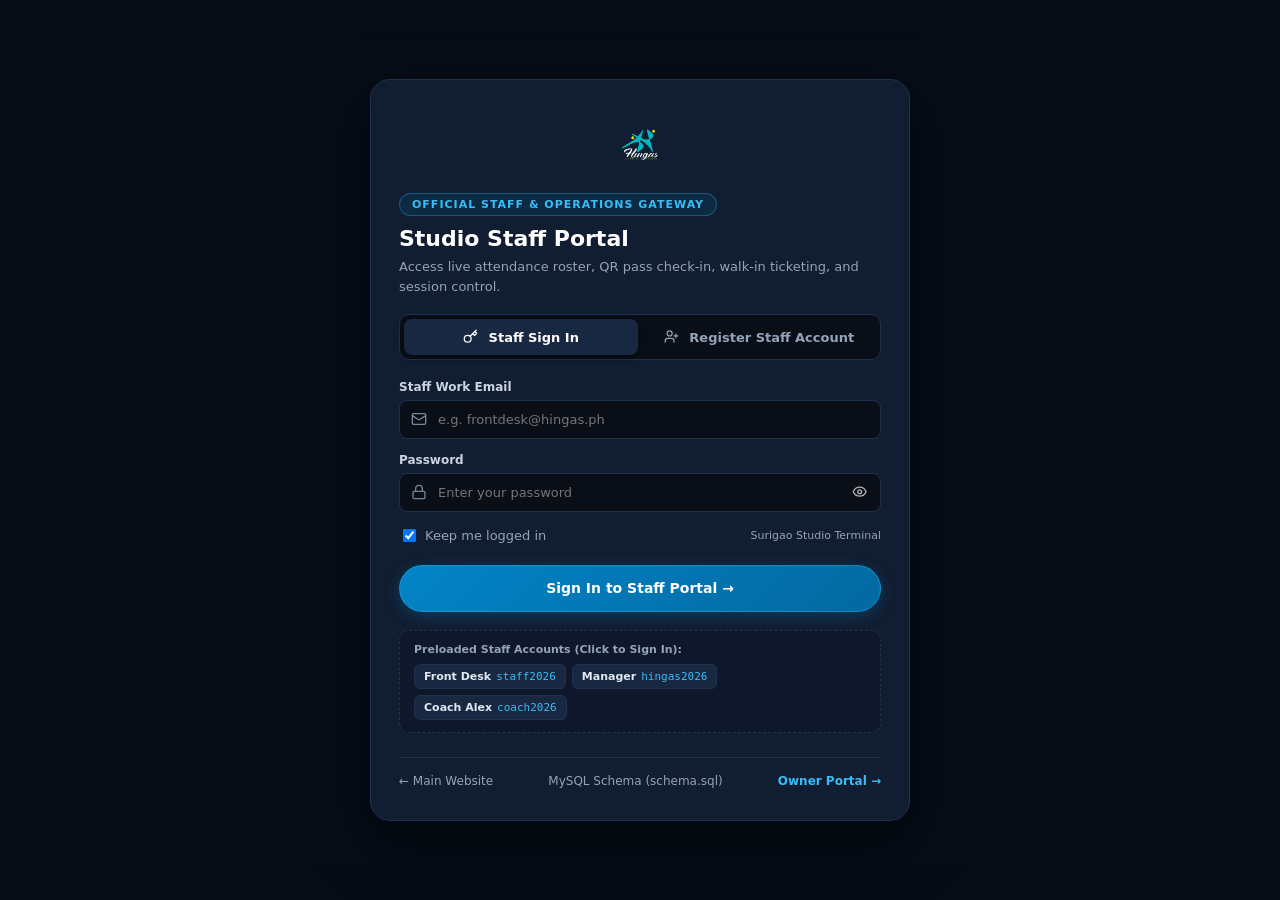
<file: dashboard.html>
<!DOCTYPE html>
<html lang="en">
<head>
  <meta charset="utf-8">
  <meta name="viewport" content="width=device-width, initial-scale=1">
  <title>Studio Management Dashboard — Hingas Lifestyle Studio</title>
  <meta name="description" content="Official management portal and front-desk reception check-in system for Hingas Lifestyle Studio.">
  <link rel="icon" type="image/png" href="logo(2).png">
  <link rel="stylesheet" href="styles.css">
  <link rel="stylesheet" href="dashboard.css">
</head>
<body class="dashboard-body">
  <!-- Security Staff Authentication Portal Overlay -->
  <div class="pin-gate-overlay" id="pin-gate" role="dialog" aria-modal="true">
    <div class="pin-gate-card auth-modal-card">
      <div class="pin-brand">
        <img src="logo(2).png" alt="Hingas Lifestyle Studio" width="150" height="66">
      </div>
      <div class="auth-badge-pill">OFFICIAL STAFF &amp; OPERATIONS GATEWAY</div>
      <h2>Studio Staff Portal</h2>
      <p class="auth-sub">Access live attendance roster, QR pass check-in, walk-in ticketing, and session control.</p>

      <!-- Auth Tabs: Sign In / Register -->
      <div class="auth-nav-tabs" role="tablist">
        <button type="button" class="auth-tab-btn active" id="tab-btn-login">
          <svg class="ui-icon" viewBox="0 0 24 24"><circle cx="7.5" cy="15.5" r="5.5"/><path d="m21 2-9.6 9.6"/><path d="m15.5 7.5 3 3L22 7l-3-3"/></svg>
          Staff Sign In
        </button>
        <button type="button" class="auth-tab-btn" id="tab-btn-register">
          <svg class="ui-icon" viewBox="0 0 24 24"><path d="M16 21v-2a4 4 0 0 0-4-4H6a4 4 0 0 0-4 4v2"/><circle cx="9" cy="7" r="4"/><line x1="19" x2="19" y1="8" y2="14"/><line x1="22" x2="16" y1="11" y2="11"/></svg>
          Register Staff Account
        </button>
      </div>

      <!-- TAB 1: Log In Form -->
      <form id="staff-login-form" class="auth-form-pane active">
        <div id="login-feedback" class="auth-alert" style="display:none;"></div>
        
        <div class="auth-field">
          <label for="login-email">Staff Work Email</label>
          <div class="auth-input-wrap">
            <span class="auth-input-icon">
              <svg class="ui-icon" viewBox="0 0 24 24"><rect width="20" height="16" x="2" y="4" rx="2"/><path d="m22 7-8.97 5.7a1.94 1.94 0 0 1-2.06 0L2 7"/></svg>
            </span>
            <input type="email" id="login-email" placeholder="e.g. frontdesk@hingas.ph" autocomplete="username" required>
          </div>
        </div>

        <div class="auth-field">
          <label for="login-password">Password</label>
          <div class="auth-input-wrap">
            <span class="auth-input-icon">
              <svg class="ui-icon" viewBox="0 0 24 24"><rect width="18" height="11" x="3" y="11" rx="2"/><path d="M7 11V7a5 5 0 0 1 10 0v4"/></svg>
            </span>
            <input type="password" id="login-password" placeholder="Enter your password" autocomplete="current-password" required>
            <button type="button" class="auth-pw-toggle" data-target="login-password" title="Toggle password visibility">
              <svg class="ui-icon pw-eye-icon" viewBox="0 0 24 24"><path d="M2 12s3-7 10-7 10 7 10 7-3 7-10 7-10-7-10-7Z"/><circle cx="12" cy="12" r="3"/></svg>
            </button>
          </div>
        </div>

        <div class="pin-remember-row" style="display:flex;justify-content:space-between;align-items:center;">
          <label style="display:flex;align-items:center;gap:6px;">
            <input type="checkbox" id="login-remember" checked> Keep me logged in
          </label>
          <span style="font-size:11px;color:var(--dash-muted);">Surigao Studio Terminal</span>
        </div>

        <button type="submit" class="button button-gold pin-submit-btn" id="btn-login-submit">
          Sign In to Staff Portal &rarr;
        </button>

        <!-- Quick 1-Click Credential Chips for seamless testing -->
        <div class="quick-creds-box">
          <span class="quick-creds-title">Preloaded Staff Accounts (Click to Sign In):</span>
          <div class="quick-creds-chips">
            <button type="button" class="cred-chip" data-email="frontdesk@hingas.ph" data-pass="staff2026">
              <strong>Front Desk</strong> <span>staff2026</span>
            </button>
            <button type="button" class="cred-chip" data-email="manager@hingas.ph" data-pass="hingas2026">
              <strong>Manager</strong> <span>hingas2026</span>
            </button>
            <button type="button" class="cred-chip" data-email="coach.alex@hingas.ph" data-pass="coach2026">
              <strong>Coach Alex</strong> <span>coach2026</span>
            </button>
          </div>
        </div>
      </form>

      <!-- TAB 2: Registration Form -->
      <form id="staff-register-form" class="auth-form-pane" style="display:none;">
        <div id="register-feedback" class="auth-alert" style="display:none;"></div>

        <div class="auth-field">
          <label for="reg-name">Full Name *</label>
          <div class="auth-input-wrap">
            <span class="auth-input-icon">
              <svg class="ui-icon" viewBox="0 0 24 24"><path d="M19 21v-2a4 4 0 0 0-4-4H9a4 4 0 0 0-4 4v2"/><circle cx="12" cy="7" r="4"/></svg>
            </span>
            <input type="text" id="reg-name" placeholder="e.g. Maria Santos" required>
          </div>
        </div>

        <div class="auth-row-2col">
          <div class="auth-field">
            <label for="reg-email">Work Email *</label>
            <div class="auth-input-wrap">
              <span class="auth-input-icon">
                <svg class="ui-icon" viewBox="0 0 24 24"><rect width="20" height="16" x="2" y="4" rx="2"/><path d="m22 7-8.97 5.7a1.94 1.94 0 0 1-2.06 0L2 7"/></svg>
              </span>
              <input type="email" id="reg-email" placeholder="e.g. maria@hingas.ph" required>
            </div>
          </div>
          <div class="auth-field">
            <label for="reg-phone">Mobile Number</label>
            <div class="auth-input-wrap">
              <span class="auth-input-icon">
                <svg class="ui-icon" viewBox="0 0 24 24"><path d="M22 16.92v3a2 2 0 0 1-2.18 2 19.79 19.79 0 0 1-8.63-3.07 19.5 19.5 0 0 1-6-6 19.79 19.79 0 0 1-3.07-8.67A2 2 0 0 1 4.11 2h3a2 2 0 0 1 2 1.72 12.84 12.84 0 0 0 .7 2.81 2 2 0 0 1-.45 2.11L8.09 9.91a16 16 0 0 0 6 6l1.27-1.27a2 2 0 0 1 2.11-.45 12.84 12.84 0 0 0 2.81.7A2 2 0 0 1 22 16.92z"/></svg>
              </span>
              <input type="tel" id="reg-phone" placeholder="0917 123 4567">
            </div>
          </div>
        </div>

        <div class="auth-field">
          <label for="reg-role">Staff Role / Assignment *</label>
          <div class="auth-input-wrap">
            <span class="auth-input-icon">
              <svg class="ui-icon" viewBox="0 0 24 24"><path d="M12 2H2v10l9.29 9.29c.94.94 2.48.94 3.42 0l6.58-6.58c.94-.94.94-2.48 0-3.42L12 2Z"/><circle cx="7" cy="7" r=".5" fill="currentColor"/></svg>
            </span>
            <select id="reg-role" required>
              <option value="receptionist" selected>Front Desk Receptionist (Check-in, walk-in, daily roster)</option>
              <option value="coach">Studio Instructor / Coach (Attendance, class schedule)</option>
              <option value="manager">Studio Operations Manager (Full operational &amp; roster controls)</option>
            </select>
          </div>
        </div>

        <div class="auth-row-2col">
          <div class="auth-field">
            <label for="reg-password">Password (min 6 chars) *</label>
            <div class="auth-input-wrap">
              <span class="auth-input-icon">
                <svg class="ui-icon" viewBox="0 0 24 24"><rect width="18" height="11" x="3" y="11" rx="2"/><path d="M7 11V7a5 5 0 0 1 10 0v4"/></svg>
              </span>
              <input type="password" id="reg-password" minlength="6" placeholder="Choose password" required>
              <button type="button" class="auth-pw-toggle" data-target="reg-password">
                <svg class="ui-icon pw-eye-icon" viewBox="0 0 24 24"><path d="M2 12s3-7 10-7 10 7 10 7-3 7-10 7-10-7-10-7Z"/><circle cx="12" cy="12" r="3"/></svg>
              </button>
            </div>
          </div>
          <div class="auth-field">
            <label for="reg-confirm">Confirm Password *</label>
            <div class="auth-input-wrap">
              <span class="auth-input-icon">
                <svg class="ui-icon" viewBox="0 0 24 24"><rect width="18" height="11" x="3" y="11" rx="2"/><path d="M7 11V7a5 5 0 0 1 10 0v4"/></svg>
              </span>
              <input type="password" id="reg-confirm" minlength="6" placeholder="Confirm password" required>
            </div>
          </div>
        </div>

        <div class="auth-field">
          <label for="reg-authcode" style="display:flex;justify-content:space-between;">
            <span>Studio Master Passcode *</span>
            <span style="font-size:11px;color:#38bdf8;">Required for authorization</span>
          </label>
          <div class="auth-input-wrap">
            <span class="auth-input-icon">
              <svg class="ui-icon" viewBox="0 0 24 24"><circle cx="7.5" cy="15.5" r="5.5"/><path d="m21 2-9.6 9.6"/><path d="m15.5 7.5 3 3L22 7l-3-3"/></svg>
            </span>
            <input type="password" id="reg-authcode" placeholder="Enter Studio Auth Code (e.g. HINGAS-STAFF-2026)" required>
          </div>
          <span class="auth-field-hint">Prevents public registration. Default code: <code>HINGAS-STAFF-2026</code> (or <code>hingas2026</code>)</span>
        </div>

        <button type="submit" class="button button-gold pin-submit-btn" id="btn-register-submit">
          Create Staff Account &amp; Log In &rarr;
        </button>
      </form>

      <div class="pin-footer-links">
        <a href="index.html">&larr; Main Website</a>
        <a href="database/schema.sql" download="hingas_studio_schema.sql" title="Download MySQL Schema">MySQL Schema (schema.sql)</a>
        <a href="owner.html" style="color:#38bdf8;font-weight:700;">Owner Portal &rarr;</a>
      </div>
    </div>
  </div>

  <!-- Dashboard Main Layout -->
  <div class="dashboard-app-wrap" id="dashboard-app" style="display: none;">
    <!-- Top Header Navigation -->
    <header class="dash-topbar">
      <div class="dash-topbar-left">
        <a class="dash-brand" href="dashboard.html">
          <img src="logo(2).png" alt="Hingas Logo" width="130" height="58">
        </a>
        <span class="dash-badge-status"><span class="status-dot"></span> Studio Live</span>
        <span class="dash-clock" id="dash-live-clock">Loading time...</span>
      </div>

      <div class="dash-topbar-right">
        <!-- Active Staff Identity Pill -->
        <div class="dash-staff-pill" id="dash-staff-pill">
          <div class="dash-staff-avatar" id="dash-staff-avatar">FD</div>
          <div class="dash-staff-info">
            <span class="dash-staff-name" id="dash-staff-name">Front Desk</span>
            <span class="dash-staff-role" id="dash-staff-role">Receptionist</span>
          </div>
          <button type="button" class="dash-signout-btn" id="btn-staff-signout" title="Sign out of staff account">
            Sign Out
          </button>
        </div>

        <button type="button" class="button button-gold dash-walkin-btn" id="btn-open-walkin">
          + Walk-in Student
        </button>
        <a href="owner.html" class="button button-gold" style="font-size:12px;min-height:38px;padding:0 14px;" title="Open Executive Owner Dashboard">
          Owner Portal
        </a>
        <a href="booking.html" target="_blank" class="button button-glass dash-nav-link" title="Open Customer Booking Portal">
          Booking Portal &nearr;
        </a>
        <a href="index.html" target="_blank" class="button button-glass dash-nav-link" title="Open Main Website">
          Website &nearr;
        </a>
      </div>
    </header>

    <div class="dash-container">
      <!-- KPI Stats Banner -->
      <section class="dash-kpi-grid">
        <div class="kpi-card">
          <span class="kpi-label">TODAY'S BOOKINGS</span>
          <div class="kpi-value-wrap">
            <strong class="kpi-value" id="kpi-today-bookings">0</strong>
            <span class="kpi-sub" id="kpi-today-seats">0 seats reserved</span>
          </div>
          <span class="kpi-icon">
            <svg class="ui-icon" viewBox="0 0 24 24"><path d="M2 9a3 3 0 0 1 0 6v2a2 2 0 0 0 2 2h16a2 2 0 0 0 2-2v-2a3 3 0 0 1 0-6V7a2 2 0 0 0-2-2H4a2 2 0 0 0-2 2Z"/><path d="M13 5v2"/><path d="M13 17v2"/><path d="M13 11v2"/></svg>
          </span>
        </div>

        <div class="kpi-card">
          <span class="kpi-label">CHECK-IN RATE</span>
          <div class="kpi-value-wrap">
            <strong class="kpi-value" id="kpi-checkin-rate">0%</strong>
            <span class="kpi-sub" id="kpi-checkin-count">0 checked in</span>
          </div>
          <span class="kpi-icon">
            <svg class="ui-icon" viewBox="0 0 24 24"><path d="M22 11.08V12a10 10 0 1 1-5.93-9.14"/><polyline points="22 4 12 14.01 9 11.01"/></svg>
          </span>
        </div>

        <div class="kpi-card highlight-kpi">
          <span class="kpi-label">TODAY'S REVENUE</span>
          <div class="kpi-value-wrap">
            <strong class="kpi-value" id="kpi-today-revenue">&#8369;0</strong>
            <span class="kpi-sub" id="kpi-month-revenue">Month: &#8369;0</span>
          </div>
          <span class="kpi-icon">
            <svg class="ui-icon" viewBox="0 0 24 24"><circle cx="12" cy="12" r="10"/><path d="M9 8h6"/><path d="M9 12h6"/><path d="M9 8v8"/><path d="M12 8a3 3 0 0 1 0 6"/></svg>
          </span>
        </div>

        <div class="kpi-card">
          <span class="kpi-label">ACTIVE SESSIONS TODAY</span>
          <div class="kpi-value-wrap">
            <strong class="kpi-value" id="kpi-active-sessions">0</strong>
            <span class="kpi-sub" id="kpi-next-session">Next: &mdash;</span>
          </div>
          <span class="kpi-icon">
            <svg class="ui-icon" viewBox="0 0 24 24"><rect width="18" height="18" x="3" y="4" rx="2"/><line x1="16" x2="16" y1="2" y2="6"/><line x1="8" x2="8" y1="2" y2="6"/><line x1="3" x2="21" y1="10" y2="10"/></svg>
          </span>
        </div>
      </section>

      <!-- Main Section Tabs -->
      <nav class="dash-nav-tabs" role="tablist">
        <button type="button" class="dash-tab active" data-tab="tab-attendance">
          <svg class="ui-icon" viewBox="0 0 24 24"><rect width="8" height="4" x="8" y="2" rx="1"/><path d="M16 4h2a2 2 0 0 1 2 2v14a2 2 0 0 1-2 2H6a2 2 0 0 1-2-2V6a2 2 0 0 1 2-2h2"/><path d="M12 11h4"/><path d="M12 16h4"/></svg>
          Live Roster &amp; Check-In
        </button>
        <button type="button" class="dash-tab" data-tab="tab-scanner">
          <svg class="ui-icon" viewBox="0 0 24 24"><rect width="5" height="5" x="3" y="3" rx="1"/><rect width="5" height="5" x="16" y="3" rx="1"/><rect width="5" height="5" x="3" y="16" rx="1"/><path d="M21 16h-3a2 2 0 0 0-2 2v3"/><path d="M12 7v3a2 2 0 0 1-2 2H7"/></svg>
          Fast QR Ticket Validator
        </button>
        <button type="button" class="dash-tab" data-tab="tab-schedule">
          <svg class="ui-icon" viewBox="0 0 24 24"><rect width="18" height="18" x="3" y="4" rx="2"/><line x1="16" x2="16" y1="2" y2="6"/><line x1="8" x2="8" y1="2" y2="6"/><line x1="3" x2="21" y1="10" y2="10"/></svg>
          Schedule &amp; Sessions
        </button>
        <button type="button" class="dash-tab" data-tab="tab-requests">
          <svg class="ui-icon" viewBox="0 0 24 24"><polyline points="22 12 16 12 14 15 10 15 8 12 2 12"/><path d="M5.45 5.11 2 12v6a2 2 0 0 0 2 2h16a2 2 0 0 0 2-2v-6l-3.45-6.89A2 2 0 0 0 16.76 4H7.24a2 2 0 0 0-1.79 1.11z"/></svg>
          Rental &amp; Inquiries (<span id="inquiry-count-badge">0</span>)
        </button>
        <button type="button" class="dash-tab" data-tab="tab-database">
          <svg class="ui-icon" viewBox="0 0 24 24"><path d="M16 21v-2a4 4 0 0 0-4-4H6a4 4 0 0 0-4 4v2"/><circle cx="9" cy="7" r="4"/><path d="M22 21v-2a4 4 0 0 0-3-3.87"/><path d="M16 3.13a4 4 0 0 1 0 7.75"/></svg>
          Staff &amp; Database
        </button>
      </nav>

      <!-- TAB 1: Attendance & Bookings Roster -->
      <section class="dash-tab-content active" id="tab-attendance">
        <div class="roster-toolbar">
          <div class="roster-search">
            <span class="search-icon">
              <svg class="ui-icon" viewBox="0 0 24 24"><circle cx="11" cy="11" r="8"/><path d="m21 21-4.3-4.3"/></svg>
            </span>
            <input type="text" id="roster-search-input" placeholder="Search attendee name, ref code (HG-), or phone...">
          </div>

          <div class="roster-filters">
            <select id="filter-roster-class">
              <option value="all">All Classes</option>
            </select>

            <select id="filter-roster-status">
              <option value="all">All Statuses</option>
              <option value="paid">Confirmed (Paid)</option>
              <option value="checked-in">Checked In</option>
              <option value="held">Held</option>
            </select>

            <button type="button" class="button button-glass roster-btn" id="btn-export-csv">
              <svg class="ui-icon" viewBox="0 0 24 24"><path d="M21 15v4a2 2 0 0 1-2 2H5a2 2 0 0 1-2-2v-4"/><polyline points="7 10 12 15 17 10"/><line x1="12" x2="12" y1="15" y2="3"/></svg>
              Export CSV
            </button>
            <button type="button" class="button button-glass roster-btn" id="btn-print-roster">
              <svg class="ui-icon" viewBox="0 0 24 24"><polyline points="6 9 6 2 18 2 18 9"/><path d="M6 18H4a2 2 0 0 1-2-2v-5a2 2 0 0 1 2-2h16a2 2 0 0 1 2 2v5a2 2 0 0 1-2 2h-2"/><rect width="12" height="8" x="6" y="14"/></svg>
              Print Sheet
            </button>
          </div>
        </div>

        <div class="roster-table-wrap">
          <table class="roster-table">
            <thead>
              <tr>
                <th>REF #</th>
                <th>ATTENDEE</th>
                <th>CONTACT</th>
                <th>CLASS / TIME</th>
                <th>SEATS</th>
                <th>AMOUNT</th>
                <th>STATUS</th>
                <th>ACTION</th>
              </tr>
            </thead>
            <tbody id="roster-tbody">
              <!-- Populated by JS -->
            </tbody>
          </table>
          <div id="roster-empty" class="dash-empty-state" style="display: none;">
            <span class="empty-icon-wrap">
              <svg class="ui-icon" style="width:36px;height:36px;stroke-width:1.5;" viewBox="0 0 24 24"><rect width="8" height="4" x="8" y="2" rx="1"/><path d="M16 4h2a2 2 0 0 1 2 2v14a2 2 0 0 1-2 2H6a2 2 0 0 1-2-2V6a2 2 0 0 1 2-2h2"/></svg>
            </span>
            <h4>No bookings found</h4>
            <p>No attendees match your current search or filter criteria.</p>
          </div>
        </div>
      </section>

      <!-- TAB 2: Fast QR Ticket Validator -->
      <section class="dash-tab-content" id="tab-scanner">
        <div class="scanner-container">
          <div class="scanner-card">
            <h3>Quick Reception Voucher Validator</h3>
            <p>Scan a customer QR code using a barcode reader, or manually enter the <code>HG-</code> booking reference from their phone.</p>
            
            <div class="scanner-input-box">
              <input type="text" id="scanner-input" placeholder="Scan or enter reference code (e.g. HG-8F2B1C)" autofocus>
              <button type="button" class="button button-gold" id="btn-verify-ticket">Verify Pass &rarr;</button>
            </div>

            <div class="scanner-result-box" id="scanner-result" style="display: none;">
              <!-- Populated by JS -->
            </div>
          </div>
        </div>
      </section>

      <!-- TAB 3: Schedule & Sessions -->
      <section class="dash-tab-content" id="tab-schedule">
        <div class="schedule-dash-header">
          <div>
            <h3>Studio Weekly Schedule &amp; Capacity</h3>
            <p>Active sessions, room assignments, and current seat bookings.</p>
          </div>
        </div>
        <div class="schedule-sessions-grid" id="dash-schedule-grid">
          <!-- Populated by JS -->
        </div>
      </section>

      <!-- TAB 4: Rental & Inquiries -->
      <section class="dash-tab-content" id="tab-requests">
        <div class="requests-dash-header">
          <h3>Studio Rental &amp; Package Inquiries</h3>
          <p>Aqua Room and Main Studio booking inquiries from the website.</p>
        </div>
        <div class="requests-list" id="dash-requests-list">
          <!-- Populated by JS -->
        </div>
      </section>

      <!-- TAB 5: Staff & Database Management -->
      <section class="dash-tab-content" id="tab-database">
        <div class="db-section-grid">
          <!-- Staff Accounts Directory -->
          <div class="db-card">
            <div class="db-card-header">
              <div>
                <h3>Registered Staff Directory</h3>
                <p>Authorized front desk receptionists, coaches, and managers.</p>
              </div>
              <button type="button" class="button button-gold" id="btn-open-add-staff" style="font-size:12px;padding:8px 16px;">
                + Add Staff Account
              </button>
            </div>

            <div class="roster-table-wrap" style="margin-top:16px;">
              <table class="roster-table" id="table-staff-list">
                <thead>
                  <tr>
                    <th>Staff Code</th>
                    <th>Name</th>
                    <th>Email</th>
                    <th>Phone</th>
                    <th>Role</th>
                    <th>Status</th>
                    <th>Last Active</th>
                  </tr>
                </thead>
                <tbody id="staff-table-body">
                  <!-- Populated by JS -->
                </tbody>
              </table>
            </div>
          </div>

          <!-- Database Tools & Backup -->
          <div class="db-card">
            <div class="db-card-header">
              <div>
                <h3>Database &amp; System Backup</h3>
                <p>SQL schema, live database backup, and sync status for WAMP / MySQL.</p>
              </div>
              <span class="db-status-badge" id="db-connection-status">
                <span class="status-dot"></span> LocalStorage &amp; MySQL Ready
              </span>
            </div>

            <div class="db-tools-grid">
              <div class="db-tool-item">
                <div class="db-tool-icon">
                  <svg class="ui-icon" style="width:28px;height:28px;color:#38bdf8;" viewBox="0 0 24 24"><path d="M14.5 2H6a2 2 0 0 0-2 2v16a2 2 0 0 0 2 2h12a2 2 0 0 0 2-2V7.5L14.5 2z"/><polyline points="14 2 14 8 20 8"/></svg>
                </div>
                <div class="db-tool-info">
                  <strong>MySQL Schema File (schema.sql)</strong>
                  <p>Complete relational database tables: <code>staff_users</code>, <code>bookings</code>, <code>classes</code>, <code>sessions_schedule</code>, <code>rental_inquiries</code>, and <code>staff_audit_logs</code>.</p>
                </div>
                <a href="database/schema.sql" download="hingas_studio_schema.sql" class="button button-glass db-action-btn">
                  Download schema.sql &darr;
                </a>
              </div>

              <div class="db-tool-item">
                <div class="db-tool-icon">
                  <svg class="ui-icon" style="width:28px;height:28px;color:#38bdf8;" viewBox="0 0 24 24"><path d="M21 8a2 2 0 0 0-1-1.73l-7-4a2 2 0 0 0-2 0l-7 4A2 2 0 0 0 3 8v8a2 2 0 0 0 1 1.73l7 4a2 2 0 0 0 2 0l7-4A2 2 0 0 0 21 16Z"/><path d="m3.3 7 8.7 5 8.7-5"/><path d="M12 22V12"/></svg>
                </div>
                <div class="db-tool-info">
                  <strong>Live Database Snapshot (JSON)</strong>
                  <p>Exports all current bookings, attendees, staff roster, and inquiries as an instant JSON archive.</p>
                </div>
                <button type="button" class="button button-gold db-action-btn" id="btn-export-db-json">
                  Export JSON Backup &darr;
                </button>
              </div>

              <div class="db-tool-item">
                <div class="db-tool-icon">
                  <svg class="ui-icon" style="width:28px;height:28px;color:#f97316;" viewBox="0 0 24 24"><path d="M21 12a9 9 0 0 0-9-9 9.75 9.75 0 0 0-6.74 2.74L3 8"/><path d="M3 3v5h5"/><path d="M3 12a9 9 0 0 0 9 9 9.75 9.75 0 0 0 6.74-2.74L21 16"/><path d="M16 21h5v-5"/></svg>
                </div>
                <div class="db-tool-info">
                  <strong>Reset / Reseed Sample Data</strong>
                  <p>Reloads clean sample attendees, bookings, and default staff credentials for testing or training.</p>
                </div>
                <button type="button" class="button button-glass db-action-btn" id="btn-reseed-data" style="color:var(--dash-accent);">
                  Reseed Sample Data
                </button>
              </div>
            </div>
          </div>
        </div>
      </section>
    </div>
  </div>

  <!-- Walk-In Student Modal -->
  <div class="modal-backdrop" id="walkin-modal" role="dialog" aria-modal="true" hidden>
    <div class="dialog walkin-dialog">
      <button class="dialog-close" type="button" id="close-walkin-modal" aria-label="Close dialog">&times;</button>
      <div class="walkin-modal-header">
        <span class="booking-kicker">FRONT DESK WALK-IN</span>
        <h2>Register Walk-in Student</h2>
        <p>Record on-the-spot attendee check-in and payment at reception.</p>
      </div>

      <form id="walkin-form" class="walkin-form">
        <div>
          <label>Select Today's Class Session *</label>
          <select id="walkin-session-select" required>
            <!-- Populated by JS -->
          </select>
        </div>

        <div>
          <label>Student Full Name *</label>
          <input type="text" id="walkin-name" placeholder="e.g. Juan dela Cruz" required>
        </div>

        <div class="form-row">
          <div>
            <label>Mobile Number *</label>
            <input type="tel" id="walkin-mobile" placeholder="0917 123 4567" required>
          </div>
          <div>
            <label>Number of Passes</label>
            <input type="number" id="walkin-seats" min="1" max="10" value="1" required>
          </div>
        </div>

        <div class="form-row">
          <div>
            <label>Payment Method *</label>
            <select id="walkin-payment-method">
              <option value="Cash at Front Desk">Cash at Reception</option>
              <option value="GCash Direct Transfer">GCash Direct</option>
              <option value="Maya QR">Maya QR</option>
              <option value="Complimentary / Trial Pass">Complimentary / Free Pass</option>
            </select>
          </div>
          <div>
            <label>Auto Check-In</label>
            <label class="checkbox-label" style="margin-top:8px;display:flex;align-items:center;gap:6px;font-size:13px;">
              <input type="checkbox" id="walkin-auto-checkin" checked> Mark as Checked In
            </label>
          </div>
        </div>

        <div class="walkin-summary-bar">
          <span>Total Fee:</span>
          <strong id="walkin-total-fee">&#8369;0</strong>
        </div>

        <button type="submit" class="button button-gold" style="width:100%;margin-top:12px;">
          Confirm Walk-in &amp; Check In &rarr;
        </button>
      </form>
    </div>
  </div>

  <!-- 1-Click Attendee SMS / Message Modal -->
  <div class="modal-backdrop" id="sms-modal" role="dialog" aria-modal="true" hidden>
    <div class="dialog sms-dialog">
      <button class="dialog-close" type="button" id="close-sms-modal" aria-label="Close dialog">&times;</button>
      <div class="sms-modal-header">
        <span class="booking-kicker">FRONT DESK MESSAGING</span>
        <h2>1-Click Attendee SMS &amp; Reminder</h2>
        <p>Send an instant booking confirmation, schedule reminder, or studio advisory to the attendee's mobile phone.</p>
      </div>

      <div class="sms-modal-body">
        <div class="sms-recipient-card">
          <div class="sms-recipient-avatar" id="sms-avatar">ST</div>
          <div class="sms-recipient-info">
            <strong id="sms-recipient-name">Student Name</strong>
            <span id="sms-recipient-phone">0917 000 0000</span>
            <span class="sms-recipient-meta" id="sms-recipient-class">Class Name · Today</span>
          </div>
        </div>

        <div class="sms-template-select-wrap">
          <label for="sms-template-picker">Quick Message Template</label>
          <select id="sms-template-picker">
            <option value="reminder">Class Schedule Reminder (Today / Upcoming)</option>
            <option value="confirmation">Booking &amp; Payment Confirmation</option>
            <option value="bring-gear">Studio Prep: Bring Towel, Grip Socks &amp; Tumbler</option>
            <option value="reschedule">Schedule Advisory / Room Assignment Notice</option>
          </select>
        </div>

        <div class="sms-message-box-wrap">
          <label for="sms-message-text">SMS Message Preview (Editable)</label>
          <textarea id="sms-message-text" rows="5" class="sms-textarea"></textarea>
          <div class="sms-char-counter">
            <span id="sms-char-count">0 characters</span>
            <span style="color:#64748b;">(Standard SMS: 160 chars)</span>
          </div>
        </div>

        <div class="sms-action-buttons">
          <button type="button" class="button button-gold" id="btn-copy-sms">
            <svg class="ui-icon" viewBox="0 0 24 24"><rect width="14" height="14" x="8" y="8" rx="2" ry="2"/><path d="M4 16c-1.1 0-2-.9-2-2V4c0-1.1.9-2 2-2h10c1.1 0 2 .9 2 2"/></svg>
            Copy Text
          </button>
          <a id="btn-open-sms-app" href="#" class="button button-gold" style="text-decoration:none;">
            <svg class="ui-icon" viewBox="0 0 24 24"><path d="M22 16.92v3a2 2 0 0 1-2.18 2 19.79 19.79 0 0 1-8.63-3.07 19.5 19.5 0 0 1-6-6 19.79 19.79 0 0 1-3.07-8.67A2 2 0 0 1 4.11 2h3a2 2 0 0 1 2 1.72 12.84 12.84 0 0 0 .7 2.81 2 2 0 0 1-.45 2.11L8.09 9.91a16 16 0 0 0 6 6l1.27-1.27a2 2 0 0 1 2.11-.45 12.84 12.84 0 0 0 2.81.7A2 2 0 0 1 22 16.92z"/></svg>
            Open in SMS App &rarr;
          </a>
        </div>
      </div>
    </div>
  </div>

  <!-- Toast -->
  <div class="toast" id="dash-toast" role="status" aria-live="polite"></div>

  <script src="app-config.js"></script>
  <script src="staff-auth.js"></script>
  <script src="dashboard.js"></script>
</body>
</html>
</file>
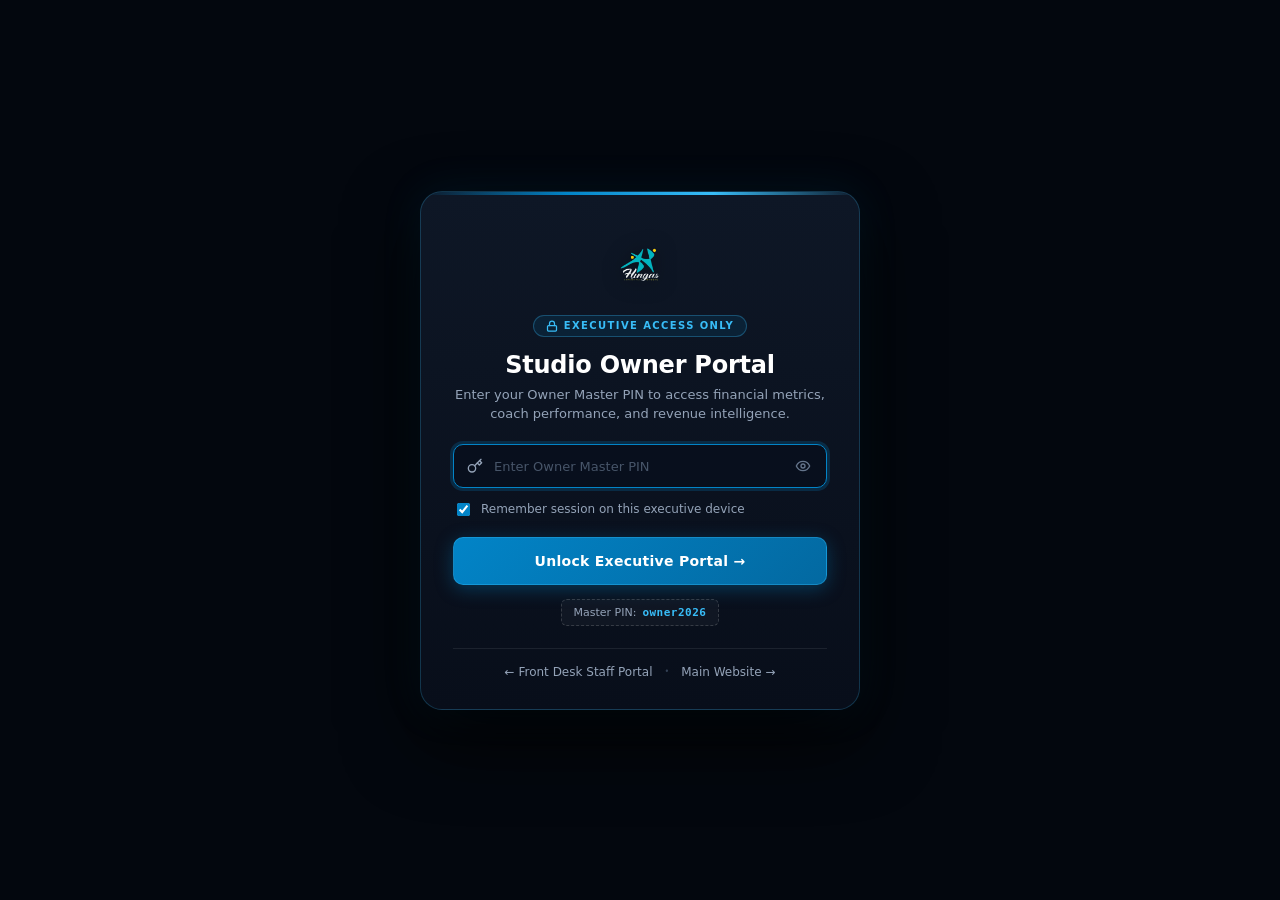
<file: owner.html>
<!DOCTYPE html>
<html lang="en">
<head>
  <meta charset="utf-8">
  <meta name="viewport" content="width=device-width, initial-scale=1">
  <title>Executive Owner Dashboard — Hingas Lifestyle Studio</title>
  <meta name="description" content="Executive business monitor, financial analytics, and studio operations control for Hingas Lifestyle Studio owners.">
  <link rel="icon" type="image/png" href="logo(2).png">
  <link rel="stylesheet" href="styles.css">
  <link rel="stylesheet" href="owner.css">
</head>
<body class="owner-body">
  <!-- Security Owner PIN Gate Overlay -->
  <div class="owner-pin-gate" id="owner-pin-gate" role="dialog" aria-modal="true">
    <div class="owner-pin-card">
      <div class="owner-pin-brand">
        <img src="logo(2).png" alt="Hingas Lifestyle Studio" width="160" height="70">
      </div>
      <div class="owner-security-badge">
        <svg class="ui-icon" viewBox="0 0 24 24"><rect width="18" height="11" x="3" y="11" rx="2"/><path d="M7 11V7a5 5 0 0 1 10 0v4"/></svg>
        EXECUTIVE ACCESS ONLY
      </div>
      <h2>Studio Owner Portal</h2>
      <p>Enter your Owner Master PIN to access financial metrics, coach performance, and revenue intelligence.</p>
      
      <form id="owner-pin-form" class="owner-pin-form">
        <div id="owner-pin-error" class="owner-auth-alert" style="display:none;"></div>

        <div class="owner-input-container">
          <span class="owner-input-prefix">
            <svg class="ui-icon" viewBox="0 0 24 24"><circle cx="7.5" cy="15.5" r="5.5"/><path d="m21 2-9.6 9.6"/><path d="m15.5 7.5 3 3L22 7l-3-3"/></svg>
          </span>
          <input type="password" id="owner-pin-input" maxlength="16" placeholder="Enter Owner Master PIN" autocomplete="current-password" autofocus required>
          <button type="button" class="owner-pw-toggle" id="owner-pw-toggle" title="Toggle PIN visibility">
            <svg class="ui-icon" viewBox="0 0 24 24"><path d="M2 12s3-7 10-7 10 7 10 7-3 7-10 7-10-7-10-7Z"/><circle cx="12" cy="12" r="3"/></svg>
          </button>
        </div>

        <div class="owner-remember-row">
          <label class="owner-checkbox-label">
            <input type="checkbox" id="owner-pin-remember" checked>
            <span>Remember session on this executive device</span>
          </label>
        </div>

        <button type="submit" class="owner-submit-btn" id="btn-owner-unlock">
          Unlock Executive Portal &rarr;
        </button>

        <div class="owner-pin-chip-wrap">
          <button type="button" class="owner-quick-chip" id="chip-owner-pin">
            <span>Master PIN:</span> <strong>owner2026</strong>
          </button>
        </div>
      </form>

      <div class="owner-pin-footer">
        <a href="dashboard.html" class="owner-footer-link">&larr; Front Desk Staff Portal</a>
        <span class="owner-footer-sep">&bull;</span>
        <a href="index.html" class="owner-footer-link">Main Website &rarr;</a>
      </div>
    </div>
  </div>

  <!-- Main Owner Dashboard -->
  <div class="owner-app-container" id="owner-app" style="display: none;">
    <!-- Top Executive Header -->
    <header class="owner-topbar">
      <div class="owner-topbar-left">
        <a class="owner-brand" href="owner.html" title="Hingas Lifestyle Studio Executive Intelligence">
          <img src="logo(2).png" alt="Hingas Logo" width="140" height="52">
        </a>
        <div class="owner-brand-divider"></div>
        <span class="owner-portal-badge">
          <svg class="ui-icon" viewBox="0 0 24 24"><path d="M12 2l3.09 6.26L22 9.27l-5 4.87 1.18 6.88L12 17.77l-6.18 3.25L7 14.14 2 9.27l6.91-1.01L12 2z"/></svg>
          Owner Intelligence
        </span>
        <span class="owner-live-clock" id="owner-clock">Loading live time...</span>
      </div>

      <div class="owner-topbar-center">
        <!-- Timeframe selector -->
        <div class="timeframe-selector" role="tablist" aria-label="Select revenue timeframe">
          <button type="button" class="timeframe-btn active" data-range="today">Today</button>
          <button type="button" class="timeframe-btn" data-range="week">This Week</button>
          <button type="button" class="timeframe-btn" data-range="month">This Month</button>
          <button type="button" class="timeframe-btn" data-range="all">All Time</button>
        </div>
      </div>

      <div class="owner-topbar-right">
        <a href="dashboard.html" class="owner-topbar-btn secondary" title="Open Front Desk Staff Portal">
          <svg class="ui-icon" viewBox="0 0 24 24"><path d="M16 21v-2a4 4 0 0 0-4-4H6a4 4 0 0 0-4 4v2"/><circle cx="9" cy="7" r="4"/><path d="M22 21v-2a4 4 0 0 0-3-3.87"/><path d="M16 3.13a4 4 0 0 1 0 7.75"/></svg>
          <span>Staff Portal</span>
          <svg class="ui-icon-arrow" viewBox="0 0 24 24"><path d="M7 17L17 7"/><path d="M7 7h10v10"/></svg>
        </a>
        <button type="button" class="owner-topbar-btn secondary" id="btn-print-owner" title="Print Executive Briefing Summary">
          <svg class="ui-icon" viewBox="0 0 24 24"><polyline points="6 9 6 2 18 2 18 9"/><path d="M6 18H4a2 2 0 0 1-2-2v-5a2 2 0 0 1 2-2h16a2 2 0 0 1 2 2v5a2 2 0 0 1-2 2h-2"/><rect width="12" height="8" x="6" y="14"/></svg>
          <span>Print</span>
        </button>
        <button type="button" class="owner-topbar-btn primary" id="btn-export-ledger" title="Download Complete Financial Transactions CSV">
          <svg class="ui-icon" viewBox="0 0 24 24"><line x1="18" y1="20" x2="18" y2="10"/><line x1="12" y1="20" x2="12" y2="4"/><line x1="6" y1="20" x2="6" y2="14"/></svg>
          <span>Export Ledger</span>
        </button>
        <button type="button" class="owner-topbar-btn danger" id="btn-lock-owner" title="Lock Executive Portal">
          <svg class="ui-icon" viewBox="0 0 24 24"><rect width="18" height="11" x="3" y="11" rx="2"/><path d="M7 11V7a5 5 0 0 1 10 0v4"/></svg>
          <span>Lock</span>
        </button>
      </div>
    </header>

    <main class="owner-main-content">
      <!-- Executive Overview Banner -->
      <section class="owner-section-intro">
        <div>
          <span class="owner-kicker">EXECUTIVE BRIEFING</span>
          <h1>Studio Financial Intelligence</h1>
          <p>Real-time revenue analytics, coach draw, facility occupancy, and space rentals for Hingas Lifestyle Studio.</p>
        </div>
        <div class="owner-status-pill">
          <span class="status-dot"></span>
          <span id="active-timeframe-label">Viewing: Today's Financials</span>
        </div>
      </section>

      <!-- Top Financial Metrics Grid -->
      <section class="owner-kpi-grid">
        <div class="owner-kpi-card highlight-card">
          <div class="kpi-header">
            <span class="kpi-tag">TOTAL GROSS REVENUE</span>
            <span class="kpi-trend positive" id="kpi-rev-trend">Live Cash Flow</span>
          </div>
          <div class="kpi-main-val" id="kpi-total-revenue">&#8369;0</div>
          <div class="kpi-footer-detail">
            <span>Passes sold: <strong id="kpi-passes-sold">0</strong></span>
            <span>Avg ticket: <strong id="kpi-avg-ticket">&#8369;0</strong></span>
          </div>
        </div>

        <div class="owner-kpi-card">
          <div class="kpi-header">
            <span class="kpi-tag">STUDIO OCCUPANCY RATE</span>
            <span class="kpi-trend" id="kpi-fill-badge">Optimal</span>
          </div>
          <div class="kpi-main-val" id="kpi-fill-rate">0%</div>
          <div class="kpi-footer-detail">
            <span>Booked: <strong id="kpi-booked-seats">0</strong></span>
            <span>Capacity: <strong id="kpi-total-capacity">0 seats</strong></span>
          </div>
        </div>

        <div class="owner-kpi-card">
          <div class="kpi-header">
            <span class="kpi-tag">CASH IN STUDIO DRAWER</span>
            <span class="kpi-trend" id="kpi-cash-badge">Reception</span>
          </div>
          <div class="kpi-main-val" id="kpi-cash-drawer">&#8369;0</div>
          <div class="kpi-footer-detail">
            <span>Digital GCash/Cards: <strong id="kpi-digital-funds">&#8369;0</strong></span>
          </div>
        </div>

        <div class="owner-kpi-card">
          <div class="kpi-header">
            <span class="kpi-tag">COMMERCIAL RENTALS PIPELINE</span>
            <span class="kpi-trend" id="kpi-rental-badge">2 Inquiries</span>
          </div>
          <div class="kpi-main-val" id="kpi-rental-pipeline">&#8369;0</div>
          <div class="kpi-footer-detail">
            <span>Aqua Room: <strong>&#8369;600&ndash;&#8369;850/2h</strong></span>
            <span>Main Studio: <strong>&#8369;750&ndash;&#8369;950/2h</strong></span>
          </div>
        </div>
      </section>

      <!-- Executive Insights & Studio Diagnostics Banner -->
      <section class="owner-insights-strip">
        <div class="insight-box">
          <span class="insight-tag">TOP REVENUE PROGRAM</span>
          <strong class="insight-title" id="insight-top-program">Zumba Fitness Party</strong>
          <p class="insight-desc" id="insight-top-program-desc">Highest student demand with consistent drop-in attendance.</p>
        </div>
        <div class="insight-box">
          <span class="insight-tag">COACH RETENTION DRAW</span>
          <strong class="insight-title" id="insight-top-coach">Coach Zin &amp; Coach Bea</strong>
          <p class="insight-desc" id="insight-top-coach-desc">Account for the majority of recurring weekly reservations.</p>
        </div>
        <div class="insight-box">
          <span class="insight-tag">FACILITY UTILIZATION</span>
          <strong class="insight-title" id="insight-studio-rooms">Main Studio &amp; Aqua Room</strong>
          <p class="insight-desc" id="insight-studio-rooms-desc">Both rooms operational; available for private studio rentals and rehearsals.</p>
        </div>
      </section>

      <!-- Low Occupancy Warning & Flash Promo Alert Section -->
      <section class="owner-occupancy-section" id="owner-occupancy-alerts" style="display: none;">
        <!-- Populated dynamically by JS -->
      </section>

      <!-- 2-Column Owner Analytics & Management Grid -->
      <div class="owner-analytics-grid">
        <!-- Column 1: Revenue by Category & Coach Performance -->
        <div class="analytics-column">
          <!-- Class Category Profitability Card -->
          <div class="owner-panel-card">
            <div class="panel-header">
              <div>
                <h3>Revenue by Movement Style</h3>
                <p>Which programs generate the highest studio gross revenue.</p>
              </div>
            </div>
            <div class="category-bars-list" id="category-revenue-bars">
              <!-- Populated by JS -->
            </div>
          </div>

          <!-- Coach Performance & Leaderboard Card -->
          <div class="owner-panel-card">
            <div class="panel-header" style="display:flex;align-items:center;justify-content:space-between;flex-wrap:wrap;gap:10px;">
              <div>
                <h3>Coach Attendance &amp; Payout Summary</h3>
                <p>Student draw, room assignment, performance incentives, and estimated payroll.</p>
              </div>
              <button type="button" class="button button-glass owner-nav-link" id="btn-export-coach-payouts" style="font-size:12px;padding:6px 14px;min-height:32px;display:inline-flex;align-items:center;gap:6px;" title="Export Coach Payouts and Attendance Ledger">
                <svg width="14" height="14" viewBox="0 0 24 24" fill="none" stroke="currentColor" stroke-width="2" stroke-linecap="round" stroke-linejoin="round"><path d="M21 15v4a2 2 0 0 1-2 2H5a2 2 0 0 1-2-2v-4"/><polyline points="7 10 12 15 17 10"/><line x1="12" y1="15" x2="12" y2="3"/></svg>
                Export Payouts CSV
              </button>
            </div>
            <div class="coach-leaderboard-table-wrap">
              <table class="coach-table">
                <thead>
                  <tr>
                    <th>COACH</th>
                    <th>STYLE</th>
                    <th>SESSIONS</th>
                    <th>STUDENTS</th>
                    <th>EST. PAYOUT</th>
                    <th>EST. REVENUE</th>
                  </tr>
                </thead>
                <tbody id="coach-leaderboard-tbody">
                  <!-- Populated by JS -->
                </tbody>
              </table>
            </div>
          </div>
        </div>

        <!-- Column 2: Payment Methods, Rental Approvals & Live Activity Stream -->
        <div class="analytics-column">
          <!-- Payment Channels Breakdown -->
          <div class="owner-panel-card">
            <div class="panel-header">
              <div>
                <h3>Payment Channels &amp; Cash Flow Split</h3>
                <p>Proportional breakdown across GCash, HitPay Cards, Maya, and Reception Cash.</p>
              </div>
            </div>

            <!-- Proportional Visual Bar -->
            <div class="payment-stacked-bar" id="payment-stacked-bar">
              <!-- Rendered by JS -->
            </div>

            <div class="payment-channels-grid" id="payment-channels-grid">
              <!-- Populated by JS -->
            </div>
          </div>

          <!-- Commercial Studio Rental Approvals -->
          <div class="owner-panel-card">
            <div class="panel-header">
              <div>
                <h3>Commercial Rental Requests</h3>
                <p>Private rehearsals, group choreography, and photoshoots.</p>
              </div>
              <span class="pending-pill" id="rental-pending-count">0 Pending</span>
            </div>
            <div class="owner-rental-requests" id="owner-rental-list">
              <!-- Populated by JS -->
            </div>
          </div>

          <!-- Real-Time Studio Activity Log -->
          <div class="owner-panel-card">
            <div class="panel-header">
              <div>
                <h3>Live Studio Activity Log</h3>
                <p>Real-time audit log of attendee check-ins, bookings, and walk-ins.</p>
              </div>
              <span class="live-dot-pulse">&bull; LIVE</span>
            </div>
            <div class="activity-stream-list" id="owner-activity-stream">
              <!-- Populated by JS -->
            </div>
          </div>
        </div>
      </div>
    </main>
  </div>

  <!-- Toast -->
  <div class="toast" id="owner-toast" role="status" aria-live="polite"></div>

  <script src="app-config.js"></script>
  <script src="owner.js"></script>
</body>
</html>
</file>
<file: styles.css>
:root {
  --sky: #0279bb;
  --deep: #05609a;
  --navy: #263a5b;
  --brand-ink: #18283d;
  --lime: #c3cd2e;
  --olive: #a9b41e;
  --cream: #fbf6ec;
  --sand: #f3eadb;
  --ice: #e4f1f8;
  --ocean: var(--deep);
  --ocean-deep: var(--navy);
  --ocean-mid: var(--sky);
  --gold: var(--lime);
  --gold-dark: var(--olive);
  --paper: var(--cream);
  --white: #fff;
  --ink: var(--brand-ink);
  --muted: #4f5f70;
  --line: #d5dedf;
  --soft-blue: var(--ice);
  --sans: "Figtree", -apple-system, BlinkMacSystemFont, "Segoe UI", Roboto, sans-serif;
  --heading: "Plus Jakarta Sans", "Figtree", -apple-system, BlinkMacSystemFont, "Segoe UI", Roboto, sans-serif;
}

* { box-sizing: border-box; }
html { scroll-behavior: smooth; scroll-padding-top: 85px; }
body { margin: 0; background: var(--paper); color: var(--ink); font-family: var(--sans); font-size: 14px; -webkit-font-smoothing: antialiased; }
body.modal-open { overflow: hidden; }
button, input, select, textarea { font: inherit; }
button, a { -webkit-tap-highlight-color: transparent; }
a { color: inherit; text-decoration: none; }
button { color: inherit; }
[hidden] { display: none !important; }
.skip-link { position: fixed; z-index: 100; top: -50px; left: 16px; padding: 12px 16px; background: var(--ocean); color: white; }
.skip-link:focus { top: 16px; }

.site-header { position: sticky; z-index: 25; top: 0; display: flex; align-items: center; justify-content: space-between; gap: 24px; height: 78px; padding: 0 7.2%; background: rgba(24,40,61,.88); backdrop-filter: blur(16px); -webkit-backdrop-filter: blur(16px); color: white; border-bottom: 1px solid rgba(255,255,255,.1); transition: height .3s cubic-bezier(.16,1,.3,1), background .3s cubic-bezier(.16,1,.3,1), border-color .3s cubic-bezier(.16,1,.3,1), box-shadow .3s cubic-bezier(.16,1,.3,1); }
.site-header.is-scrolled { height: 68px; background: rgba(18,30,48,.96); border-bottom-color: rgba(255,255,255,.15); box-shadow: 0 10px 32px rgba(0,0,0,.26); }
.brand { display: inline-flex; align-items: center; flex: 0 0 auto; color: white; transition: transform .2s cubic-bezier(.16,1,.3,1); }
.brand:hover { transform: scale(1.02); }
.brand img { display: block; width: 154px; height: 72px; object-fit: cover; object-position: center 49%; transition: height .3s ease, width .3s ease; }
.site-header.is-scrolled .brand img { width: 138px; height: 62px; }
/* Floating Frosted Glass Island Capsule Navigation */
.site-nav { position: relative; display: inline-flex; align-items: center; gap: 3px; margin: 0 auto; padding: 5px; background: rgba(12,22,36,.55); backdrop-filter: blur(16px); -webkit-backdrop-filter: blur(16px); border: 1px solid rgba(255,255,255,.14); border-radius: 999px; box-shadow: 0 4px 20px rgba(0,0,0,.15), inset 0 1px 0 rgba(255,255,255,.1); }

/* Gliding Highlight Motion Indicator */
.site-nav .nav-indicator { position: absolute; top: 5px; left: 0; height: calc(100% - 10px); border-radius: 999px; background: rgba(255,255,255,.15); border: 1px solid rgba(255,255,255,.18); box-shadow: 0 2px 10px rgba(0,0,0,.2), inset 0 1px 0 rgba(255,255,255,.2); pointer-events: none; z-index: 1; opacity: 0; transition: transform .28s cubic-bezier(.16,1,.3,1), width .28s cubic-bezier(.16,1,.3,1), opacity .2s ease; }
.site-nav>a { position: relative; z-index: 2; display: inline-flex; align-items: center; justify-content: center; padding: 7px 16px; border-radius: 999px; color: rgba(255,255,255,.8); font-size: 13px; font-weight: 600; letter-spacing: .015em; text-decoration: none; white-space: nowrap; transition: color .22s cubic-bezier(.16,1,.3,1), transform .18s cubic-bezier(.16,1,.3,1); outline: none; }
.site-nav>a:hover { color: #ffffff; transform: translateY(-1px); }
.site-nav>a[aria-current="page"] { color: #ffffff; font-weight: 700; }
.site-nav>a[aria-current="page"]::after { content: ""; position: absolute; bottom: 3px; left: 50%; transform: translateX(-50%); width: 4px; height: 4px; border-radius: 50%; background: var(--gold); box-shadow: 0 0 6px var(--gold); animation: nav-dot-pulse 2.2s infinite ease-in-out; }
@keyframes nav-dot-pulse { 0%,100% { opacity: 1; transform: translateX(-50%) scale(1); } 50% { opacity: .45; transform: translateX(-50%) scale(.65); } }
.button { min-height: 47px; display: inline-flex; align-items: center; justify-content: center; gap: 20px; padding: 0 21px; border: 1px solid transparent; border-radius: 999px; cursor: pointer; font-size: 11px; font-weight: 800; transition: background .18s ease, transform .18s ease, box-shadow .18s ease; }
.button:hover { transform: translateY(-2px); }
.button span { font-size: 15px; }
.button-gold { color: #173a45; background: var(--gold); box-shadow: 0 5px 16px rgba(244,211,94,.12); }
.button-gold:hover { background: #ffe479; box-shadow: 0 8px 20px rgba(244,211,94,.22); }
.header-book { min-height: 42px; }
.button-glass { color: white; background: rgba(255,255,255,.09); border-color: rgba(255,255,255,.48); }
.button-glass:hover { background: rgba(255,255,255,.19); }
.menu-toggle { display: none; }

.view { display: none; animation: view-in .32s ease both; }
.view.active { display: block; }
@keyframes view-in { from { opacity: .45; transform: translateY(5px); } to { opacity: 1; transform: translateY(0); } }
.hero { position: relative; min-height: 650px; height: min(720px, 71vw); overflow: hidden; color: white; background: #0c1a2c; }
.hero-photo { position: absolute; inset: 0; background-image: url("img/zumba.jpg"); background-position: center 52%; background-size: cover; opacity: .18; filter: saturate(1.2) contrast(1.1); mix-blend-mode: luminosity; }
.hero-ghost-mark { position: absolute; z-index: 0; top: 12%; right: 12%; width: min(36vw,420px); height: min(36vw,420px); object-fit: contain; opacity: .08; filter: grayscale(1) brightness(0) invert(1); animation: ghost-drift 16s ease-in-out infinite alternate; }
.hero-collage { position: absolute; z-index: 1; top: 18%; right: 9%; width: min(45%,570px); height: 67%; pointer-events: none; }
.hero-polaroid { position: absolute; display: grid; width: clamp(115px,15vw,195px); height: clamp(145px,19vw,245px); place-items: center; padding: 10px 10px 26px; border: 7px solid #fff; border-bottom-width: 24px; color: var(--navy); background: linear-gradient(145deg,#dcedf3,#f3eadb); box-shadow: 0 18px 38px rgba(8,29,53,.28); font-size: 11px; font-weight: 800; letter-spacing: .1em; }
.hero-polaroid img { position: absolute; inset: 0 0 17px; width: 100%; height: calc(100% - 17px); object-fit: cover; }
.hero-polaroid span { position: absolute; right: 2px; bottom: -17px; left: 2px; text-align: center; }
.polaroid-one { top: 12%; left: 3%; transform: rotate(-10deg); animation: photo-float-one 6s ease-in-out infinite; }
.polaroid-two { top: 0; right: 12%; transform: rotate(8deg); animation: photo-float-two 7s ease-in-out infinite; }
.polaroid-three { right: 0; bottom: 1%; transform: rotate(4deg); animation: photo-float-three 6.5s ease-in-out infinite; }
.hero-sticker { position: absolute; z-index: 2; top: 48%; left: 28%; display: grid; width: clamp(82px,10vw,122px); aspect-ratio: 1; place-items: center; border: 4px solid rgba(255,255,255,.7); border-radius: 50%; color: var(--navy); background: var(--lime); font-size: 13px; font-weight: 900; line-height: 1.25; text-align: center; transform: rotate(-12deg); animation: sticker-float 5s ease-in-out infinite; }
@keyframes ghost-drift { to { transform: translate3d(-12px,16px,0) rotate(4deg); } }
@keyframes photo-float-one { 50% { transform: translateY(-9px) rotate(-7deg); } }
@keyframes photo-float-two { 50% { transform: translateY(10px) rotate(5deg); } }
@keyframes photo-float-three { 50% { transform: translateY(-7px) rotate(7deg); } }
@keyframes sticker-float { 50% { transform: translateY(-8px) rotate(-7deg); } }
.photo-placeholder-label { position: absolute; right: 20px; bottom: 20px; padding: 9px 12px; border: 1px solid rgba(255,255,255,.55); border-radius: 30px; color: white; background: rgba(24,40,61,.38); font-size: 12px; font-weight: 800; letter-spacing: .12em; }
.hero-shade { position: absolute; inset: 0; background: linear-gradient(90deg,rgba(10,24,42,.95) 0%,rgba(12,30,52,.85) 42%,rgba(14,35,60,.52) 75%,rgba(16,40,68,.3) 100%),linear-gradient(0deg,rgba(10,24,42,.55),transparent 35%); }

/* Ambient Living Aura Mesh & Kinetic Rhythm Background */
.hero-aura-mesh { position: absolute; inset: 0; pointer-events: none; overflow: hidden; z-index: 0; }
.aura-orb { position: absolute; border-radius: 50%; filter: blur(85px); -webkit-filter: blur(85px); will-change: transform, opacity; }

.orb-primary {
  width: min(520px, 48vw);
  height: min(520px, 48vw);
  top: 10%;
  left: 6%;
  background: radial-gradient(circle, rgba(2,121,187,.65) 0%, rgba(56,189,248,.35) 50%, transparent 75%);
  animation: orb-drift-1 18s ease-in-out infinite alternate;
}

.orb-secondary {
  width: min(460px, 42vw);
  height: min(460px, 42vw);
  top: 6%;
  right: 8%;
  background: radial-gradient(circle, rgba(195,205,46,.48) 0%, rgba(244,211,94,.28) 50%, transparent 75%);
  animation: orb-drift-2 22s ease-in-out infinite alternate;
}

.orb-accent {
  width: min(420px, 38vw);
  height: min(420px, 38vw);
  bottom: 0;
  left: 32%;
  background: radial-gradient(circle, rgba(14,165,233,.45) 0%, rgba(2,121,187,.2) 55%, transparent 75%);
  animation: orb-drift-3 15s ease-in-out infinite alternate;
}

@keyframes orb-drift-1 {
  0% { transform: translate(0, 0) scale(1); opacity: .5; }
  50% { transform: translate(35px, 25px) scale(1.15); opacity: .75; }
  100% { transform: translate(-20px, 40px) scale(.92); opacity: .45; }
}

@keyframes orb-drift-2 {
  0% { transform: translate(0, 0) scale(1); opacity: .4; }
  50% { transform: translate(-45px, 20px) scale(1.2); opacity: .65; }
  100% { transform: translate(25px, -30px) scale(.88); opacity: .35; }
}

@keyframes orb-drift-3 {
  0% { transform: translate(0, 0) scale(.9); opacity: .35; }
  50% { transform: translate(-25px, -35px) scale(1.12); opacity: .6; }
  100% { transform: translate(35px, 15px) scale(1); opacity: .35; }
}

/* Kinetic Rhythm Waves */
.hero-rhythm-wave { position: absolute; inset: 0; opacity: .45; pointer-events: none; mix-blend-mode: screen; }
.hero-rhythm-wave svg { width: 100%; height: 100%; display: block; }
.wave-path { fill: none; stroke-linecap: round; }
.wave-path.path-1 {
  stroke: url(#wave-grad-1);
  stroke-width: 2;
  stroke-dasharray: 10 14;
  animation: wave-flow-1 32s linear infinite;
}
.wave-path.path-2 {
  stroke: url(#wave-grad-2);
  stroke-width: 1.5;
  stroke-dasharray: 6 12;
  animation: wave-flow-2 42s linear infinite reverse;
}

@keyframes wave-flow-1 {
  from { stroke-dashoffset: 0; }
  to { stroke-dashoffset: 800; }
}

@keyframes wave-flow-2 {
  from { stroke-dashoffset: 0; }
  to { stroke-dashoffset: 800; }
}

/* Subtle Interactive Cursor Spotlight */
.hero-spotlight {
  position: absolute;
  top: var(--hero-mouse-y, 50%);
  left: var(--hero-mouse-x, 50%);
  width: 580px;
  height: 580px;
  transform: translate(-50%, -50%);
  background: radial-gradient(circle, rgba(56,189,248,.14) 0%, rgba(2,121,187,.04) 45%, transparent 70%);
  pointer-events: none;
  border-radius: 50%;
  opacity: 0;
  transition: opacity .4s ease;
  mix-blend-mode: screen;
}
.hero:hover .hero-spotlight { opacity: 1; }
.hero-copy { position: relative; z-index: 1; width: min(540px, 60%); padding: 108px 0 0 12%; }
.eyebrow { display: inline-flex; align-items: center; gap: 8px; color: var(--ocean-mid); font-size: 11px; letter-spacing: .15em; line-height: 1; font-weight: 800; text-transform: uppercase; }
.eyebrow-light { color: rgba(255,255,255,.75); }
.eyebrow i { display: inline-block; width: 18px; height: 2px; background: var(--gold); border-radius: 2px; }
.hero h1 { margin: 18px 0 16px; font-family: var(--heading); font-size: clamp(48px, 7.5vw, 92px); font-weight: 800; line-height: 1.06; letter-spacing: -0.025em; text-wrap: balance; }
.hero h1 span { color: var(--gold); }
.hero-copy>p { max-width: 380px; margin: 0; color: rgba(255,255,255,.83); font-size: 14px; line-height: 1.8; }
.hero-buttons { display: flex; flex-wrap: wrap; gap: 11px; margin-top: 28px; }
.hero-location { margin-top: 55px; color: rgba(255,255,255,.65); font-size: 11px; letter-spacing: .14em; }
.location-dot { display: inline-block; width: 7px; height: 7px; margin-right: 7px; border-radius: 50%; background: var(--gold); }
.hero-side-note { position: absolute; right: 8%; top: 48%; padding: 13px 15px; border-left: 2px solid var(--gold); color: white; font-size: 11px; line-height: 1.8; font-weight: 800; letter-spacing: .13em; }
.hero-bottom { position: absolute; right: 7.2%; bottom: 23px; left: 7.2%; display: flex; justify-content: space-between; color: rgba(255,255,255,.61); font-size: 11px; letter-spacing: .17em; }
.hero-live-badge {
  display: inline-flex;
  align-items: center;
  gap: 10px;
  width: fit-content;
  max-width: 100%;
  margin-bottom: 20px;
  padding: 8px 16px 8px 12px;
  border-radius: 999px;
  background: rgba(14, 28, 44, 0.72);
  backdrop-filter: blur(14px);
  -webkit-backdrop-filter: blur(14px);
  border: 1px solid rgba(255, 255, 255, 0.16);
  box-shadow: 0 8px 24px rgba(4, 18, 30, 0.28);
  color: #ffffff;
  text-decoration: none;
  font-size: 12px;
  line-height: 1.2;
  transition: all 0.25s cubic-bezier(0.16, 1, 0.3, 1);
}
.hero-live-badge:hover {
  background: rgba(14, 28, 44, 0.88);
  border-color: rgba(195, 205, 46, 0.5);
  transform: translateY(-2px);
  box-shadow: 0 12px 28px rgba(4, 18, 30, 0.38);
}
.hero-live-badge .status-pulse {
  width: 8px;
  height: 8px;
  flex: 0 0 8px;
  border-radius: 50%;
  background: var(--lime);
  box-shadow: 0 0 0 4px rgba(195, 205, 46, 0.22);
  animation: pulse-glow 2s infinite ease-in-out;
}
@keyframes pulse-glow {
  0%, 100% { box-shadow: 0 0 0 4px rgba(195, 205, 46, 0.2); }
  50% { box-shadow: 0 0 0 8px rgba(195, 205, 46, 0.45); }
}
.hero-live-badge .status-label {
  color: var(--lime);
  font-size: 10px;
  font-weight: 800;
  letter-spacing: .14em;
}
.hero-live-badge .status-divider {
  color: rgba(255, 255, 255, 0.3);
  font-weight: 300;
}
.hero-live-badge strong {
  color: #ffffff;
  font-size: 13px;
  font-weight: 700;
}
.hero-live-badge .status-seats {
  display: inline-block;
  padding-left: 10px;
  margin-left: 2px;
  border-left: 1px solid rgba(255, 255, 255, 0.22);
  color: rgba(255, 255, 255, 0.82);
  font-size: 12px;
  font-weight: 500;
}
.hero-live-badge .status-arrow {
  color: var(--lime);
  font-size: 12px;
  font-weight: 800;
  margin-left: 2px;
  transition: transform 0.2s ease;
}
.hero-live-badge:hover .status-arrow {
  transform: translate(2px, -2px);
}
.welcome-band { display: flex; align-items: center; justify-content: center; gap: 20px; min-height: 86px; padding: 17px 7%; color: white; background: var(--ocean-deep); }
.welcome-star { color: var(--gold); font-size: 23px; }
.welcome-band p { max-width: 660px; margin: 0; color: rgba(255,255,255,.77); font-size: 13px; line-height: 1.75; }
.welcome-band p strong { color: white; }
.welcome-band>.text-link { margin-left: 12px; color: var(--gold); white-space: nowrap; }
.section-wrap { width: min(1120px, 85.6%); margin: 0 auto; }
.programs { padding-top: 101px; padding-bottom: 102px; }
.section-heading { display: flex; justify-content: space-between; align-items: end; gap: 30px; margin-bottom: 34px; }
h1,h2,h3,p { margin-top: 0; }
.section-heading h2, .about-copy h2, .rental-details h2, .contact-layout h2 { margin: 10px 0 0; color: var(--ocean); font-size: clamp(36px,4.6vw,55px); font-weight: 800; letter-spacing: -0.025em; line-height: 1.12; }
.section-heading h2 span, .about-copy h2 span, .rental-details h2 span, .contact-layout h2 span { color: #21819a; }
.section-heading>p { max-width: 295px; margin: 0 0 6px; color: var(--muted); font-size: 11px; line-height: 1.85; }
.program-grid { display: grid; grid-template-columns: repeat(4,1fr); gap: 13px; }
.program-card { position: relative; display: flex; min-height: 270px; flex-direction: column; justify-content: space-between; overflow: hidden; padding: 18px; border-radius: 24px; color: white; background-color: var(--ocean); background-position: center; background-size: cover; isolation: isolate; transition: transform .22s ease, box-shadow .22s ease; }
.program-card:before { position: absolute; z-index: -1; inset: 0; content: ""; background: linear-gradient(0deg,rgba(7,39,52,.84),rgba(7,39,52,.08) 80%); transition: opacity .2s ease; }
.program-card:after { position: absolute; z-index: -3; inset: 0; content: ""; background-color: var(--ocean-mid); transition: transform .35s ease; }
.program-card-photo { position: absolute; z-index: -2; inset: 0; width: 100%; height: 100%; object-fit: cover; transition: transform .35s ease; }
.program-card:hover .program-card-photo { transform: scale(1.05); }
.program-card:hover { transform: translateY(-5px); box-shadow: 0 13px 30px rgba(17,75,95,.16); }
.program-card:hover:after { transform: scale(1.05); }
.program-card:first-child { grid-column: span 2; grid-row: span 2; min-height: 553px; }
.class-marquee { overflow: hidden; padding: 18px 0; color: var(--navy); background: var(--lime); }
.marquee-track { display: flex; width: max-content; animation: marquee-travel 34s linear infinite; }
.marquee-track span { display: flex; flex: 0 0 auto; align-items: center; gap: 27px; padding-right: 27px; font-family: var(--heading); font-size: clamp(17px,2vw,24px); font-weight: 800; white-space: nowrap; }
.marquee-track i { color: var(--deep); font-size: 15px; font-style: normal; }
.class-marquee:hover .marquee-track { animation-play-state: paused; }
@keyframes marquee-travel { to { transform: translateX(-50%); } }
.follow-line-section { overflow: hidden; padding: 73px 0 80px; color: white; background: var(--navy); }
.follow-line-section .section-heading { align-items: center; }
.follow-line-section .section-heading h2 { color: white; }
.follow-line-section .section-heading h2 span { color: var(--lime); }
.follow-line-section .section-heading>p { color: rgba(255,255,255,.72); }
.follow-line { position: relative; height: 222px; margin-top: 20px; }
.follow-line-svg { position: absolute; inset: 14px 0 14px; width: 100%; height: calc(100% - 28px); overflow: visible; }
.follow-line-svg path { fill: none; stroke: var(--sky); stroke-width: 5; stroke-linecap: round; }
.follow-line-svg circle { fill: var(--lime); stroke: white; stroke-width: 3; filter: drop-shadow(0 2px 6px rgba(0,0,0,.25)); }
.line-stop { position: absolute; top: 50%; display: grid; width: 125px; justify-items: center; color: white; text-align: center; transform: translate(-50%,-50%); transition: opacity .35s ease,transform .35s ease,color .2s ease; }
.line-stop:before { position: absolute; z-index: 1; top: 50%; left: 50%; width: 17px; height: 17px; border: 3px solid white; border-radius: 50%; background: var(--sky); content: ""; transform: translate(-50%,-50%); transition: background .2s ease,box-shadow .2s ease,transform .2s ease; }
.line-stop span, .line-stop strong { position: absolute; left: 50%; width: 125px; transform: translateX(-50%); }
.line-stop span { top: -63px; color: var(--lime); font-size: 12px; font-weight: 800; letter-spacing: .12em; }
.line-stop strong { top: -47px; font-size: 11px; }
.line-stop:nth-of-type(even) span { top: 30px; }
.line-stop:nth-of-type(even) strong { top: 46px; }
.line-stop:hover, .line-stop:focus-visible { color: var(--lime); }
.line-stop.is-lit:before { background: var(--lime); box-shadow: 0 0 0 7px rgba(195,205,46,.2); transform: translate(-50%,-50%) scale(1.13); }
.line-stop.stop-1 { left: 3.5%; }
.line-stop.stop-2 { left: 16.7%; }
.line-stop.stop-3 { left: 33.3%; }
.line-stop.stop-4 { left: 50%; }
.line-stop.stop-5 { left: 66.7%; }
.line-stop.stop-6 { left: 83.3%; }
.line-stop.stop-7 { left: 96.5%; }
.motion-ready .reveal-on-scroll:not(.is-visible) { opacity: 0; transform: translateY(16px); }
.reveal-on-scroll { transition: opacity .55s ease var(--reveal-delay,0s),transform .55s ease var(--reveal-delay,0s); }
.motion-ready .follow-line:not(.is-visible) .follow-line-svg path { stroke-dasharray: 1500; stroke-dashoffset: 1500; }
.follow-line-svg path { transition: stroke-dashoffset 1.5s ease; }
.motion-ready .follow-line:not(.is-visible) .line-stop { opacity: 0; transform: translate(-50%,-50%) scale(.7); }
.follow-line.is-visible .line-stop { transition-delay: var(--stop-delay,0s); }
.follow-line.is-visible .stop-1 { --stop-delay: .08s; }
.follow-line.is-visible .stop-2 { --stop-delay: .14s; }
.follow-line.is-visible .stop-3 { --stop-delay: .2s; }
.follow-line.is-visible .stop-4 { --stop-delay: .26s; }
.follow-line.is-visible .stop-5 { --stop-delay: .32s; }
.follow-line.is-visible .stop-6 { --stop-delay: .38s; }
.follow-line.is-visible .stop-7 { --stop-delay: .44s; }
.follow-line.is-visible .line-stop:before { animation: stop-light 18s linear infinite; animation-delay: var(--light-delay,0s); }
.follow-line:not(.is-visible) .line-stop:before { animation-play-state: paused; }
.stop-1 { --light-delay: 0s; }
.stop-2 { --light-delay: -3s; }
.stop-3 { --light-delay: -6s; }
.stop-4 { --light-delay: -9s; }
.stop-5 { --light-delay: -12s; }
.stop-6 { --light-delay: -15s; }
.stop-7 { --light-delay: -17s; }
@keyframes stop-light { 0%,6% { background: var(--lime); box-shadow: 0 0 0 7px rgba(195,205,46,.2); transform: translate(-50%,-50%) scale(1.13); } 12%,100% { background: var(--sky); box-shadow: none; transform: translate(-50%,-50%) scale(1); } }
/* hero base styled above */
/* hero shade styled above */
.hero-sticker { color: var(--navy); }
/* header styled above */
.program-dance { background-image: linear-gradient(145deg,rgba(2,121,187,.4),rgba(38,58,91,.3)); }
.program-yoga { background-image: linear-gradient(145deg,rgba(195,205,46,.24),rgba(5,96,154,.4)); }
.program-karatedo { background-image: linear-gradient(145deg,rgba(38,58,91,.22),rgba(2,121,187,.42)); }
.program-kids { background-image: linear-gradient(145deg,rgba(169,180,30,.24),rgba(38,58,91,.35)); }
.program-index { color: rgba(255,255,255,.78); font-size: 11px; font-weight: 700; letter-spacing: .15em; }
.program-photo-label { position: absolute; top: 50px; left: 18px; color: rgba(255,255,255,.7); font-size: 11px; font-weight: 700; letter-spacing: .12em; }
.program-card>div { position: relative; }
.program-card h3 { margin: 0; font-size: 22px; font-weight: 800; letter-spacing: -0.02em; line-height: 1.13; }
.program-arrow { position: absolute; right: 0; bottom: 0; display: grid; width: 30px; height: 30px; place-items: center; color: var(--ocean); background: var(--gold); border-radius: 50%; font-size: 14px; }
.text-link { display: inline-flex; align-items: center; gap: 9px; padding: 0; border: 0; color: var(--ocean); background: transparent; font-size: 13px; font-weight: 800; cursor: pointer; transition: gap .2s ease,color .2s ease; }
.text-link:hover { gap: 14px; color: #21819a; }
.all-classes-link { margin-top: 23px; }
.home-schedule { padding: 79px 0; color: white; background: var(--ocean); }
.home-schedule-inner { display: grid; grid-template-columns: .8fr 1.2fr; gap: 11%; align-items: center; }
.home-schedule-inner h2 { margin: 13px 0 14px; font-size: 50px; font-weight: 800; letter-spacing: -0.025em; line-height: 1.1; }
.home-schedule-inner h2 span { color: var(--gold); }
.home-schedule-inner>div:first-child>p { max-width: 320px; color: rgba(255,255,255,.7); font-size: 11px; line-height: 1.8; }
.home-schedule-inner .button { margin-top: 11px; }
.schedule-teaser { padding: 19px 23px; border: 1px solid rgba(255,255,255,.2); background: rgba(255,255,255,.055); }
.teaser-head { display: flex; justify-content: space-between; padding-bottom: 12px; color: rgba(255,255,255,.57); font-size: 11px; font-weight: 700; letter-spacing: .12em; }
.home-session-row { display: grid; grid-template-columns: 68px minmax(0,1fr) auto; align-items: center; gap: 10px; min-height: 55px; border-top: 1px solid rgba(255,255,255,.13); transition: transform .18s ease,background .18s ease; }
.home-session-row:hover { transform: translateX(4px); background: rgba(255,255,255,.05); }
.home-session-row time { color: var(--lime); font-size: 13px; font-weight: 800; }
.home-session-row>span { display: grid; gap: 3px; }
.home-session-row>span strong { color: white; font-size: 12px; }
.home-session-row>span small { color: rgba(255,255,255,.68); font-size: 11px; }
.home-session-seats { color: var(--lime); font-size: 11px; font-weight: 700; }
.home-session-row.is-full .home-session-seats { color: #ffd2be; }
.home-sessions-empty, .noscript-note { margin: 0; padding: 17px 0; color: rgba(255,255,255,.82); font-size: 13px; }
.noscript-note { padding: 12px 0 0; }
.book-steps-section { padding: 76px 0; color: white; background: var(--navy); }
.book-steps-section .section-heading h2 { color: white; }
.book-steps-section .section-heading h2 span { color: var(--lime); }
.book-steps-section .section-heading>p { color: rgba(255,255,255,.82); }
.home-book-steps { display: grid; grid-template-columns: repeat(4,minmax(0,1fr)); gap: 13px; margin: 0; padding: 0; list-style: none; }
.home-book-steps li { min-height: 150px; padding: 20px; border: 1px solid rgba(255,255,255,.3); border-radius: 20px; background: rgba(255,255,255,.06); }
.home-book-steps li>span { display: grid; width: 31px; height: 31px; margin-bottom: 16px; place-items: center; border-radius: 50%; color: var(--navy); background: var(--lime); font-size: 12px; font-weight: 900; }
.home-book-steps strong { display: block; margin-bottom: 7px; color: white; font-size: 13px; }
.home-book-steps p { margin: 0; color: rgba(255,255,255,.8); font-size: 13px; line-height: 1.6; }
.home-payment-note { margin: 15px 0 0; color: rgba(255,255,255,.8); font-size: 12px; }
.studio-quote-section { overflow: hidden; padding: 68px 0 74px; background: var(--sand); }
.studio-quote-section blockquote { max-width: 760px; margin: 13px 0 28px; color: var(--navy); font-family: var(--heading); font-size: clamp(26px,4vw,47px); font-weight: 800; letter-spacing: -0.02em; line-height: 1.15; }
.photo-strip { display: grid; grid-template-columns: repeat(5,minmax(0,1fr)); gap: 12px; }
.photo-strip>div { display: grid; min-height: 150px; place-items: center; padding: 10px; color: var(--deep); background: linear-gradient(145deg,var(--ice),#d4e4e6); font-size: 11px; font-weight: 800; letter-spacing: .1em; text-align: center; }
.photo-strip img { width: 100%; height: 100%; min-height: 150px; object-fit: cover; }
.photo-strip>div:nth-child(even) { transform: translateY(11px); background: linear-gradient(145deg,#e9e3ce,var(--cream)); }
.about-band { display: grid; grid-template-columns: 1fr .85fr; gap: 10%; align-items: center; padding-top: 100px; padding-bottom: 102px; }
.about-image { position: relative; min-height: 380px; overflow: hidden; background: linear-gradient(145deg,var(--ice),#9fc9da 48%,var(--sky)); }
.about-image img { position: absolute; inset: 0; width: 100%; height: 100%; object-fit: cover; }
.about-copy h2 { margin-top: 13px; font-size: 45px; }
.about-copy>p { max-width: 385px; margin: 18px 0; color: var(--muted); font-size: 11px; line-height: 1.9; }
.studio-values, .people-section { padding-top: 68px; padding-bottom: 70px; }
.studio-values h2, .testimonials-band h2 { margin: 10px 0 25px; color: var(--ocean); font-family: var(--heading); font-size: clamp(32px,4vw,48px); line-height: 1.1; }
.studio-values h2 span { color: var(--sky); }
.value-grid, .coach-placeholder-grid, .quote-grid { display: grid; grid-template-columns: repeat(3,minmax(0,1fr)); gap: 14px; }
.value-grid article, .coach-placeholder-grid article { padding: 22px; background: white; border: 1px solid var(--line); }
.value-grid article>span { color: var(--deep); font-size: 12px; font-weight: 800; letter-spacing: .12em; }
.value-grid h3, .coach-placeholder-grid h3 { margin: 10px 0 7px; color: var(--navy); font-size: 20px; }
.value-grid p, .coach-placeholder-grid p { margin: 0; color: var(--muted); font-size: 12px; line-height: 1.65; }
.coach-placeholder-grid article { padding: 14px 14px 18px; }
.coach-photo-placeholder { display: grid; min-height: 170px; place-items: center; color: var(--deep); background: linear-gradient(145deg,var(--ice),var(--sand)); font-size: 12px; font-weight: 800; letter-spacing: .12em; }
.testimonials-band { padding: 64px 0 72px; color: white; background: var(--navy); }
.testimonials-band h2 { color: white; }
.quote-grid blockquote { min-height: 105px; margin: 0; padding: 22px; border: 1px solid rgba(255,255,255,.25); color: rgba(255,255,255,.86); font-size: 14px; font-style: italic; line-height: 1.65; }
.rental-teaser { display: grid; grid-template-columns: 1fr 1fr; min-height: 350px; background: var(--ice); }
.rental-teaser-photo { position: relative; display: grid; min-height: 300px; place-items: center; overflow: hidden; color: white; background: #e6f1ed; font-size: 12px; font-weight: 800; letter-spacing: .12em; }
.rental-teaser-photo:after { position: absolute; inset: auto 0 0; height: 25%; content: ""; background: linear-gradient(0deg,rgba(7,39,52,.62),transparent); }
.rental-teaser-photo img { position: absolute; inset: 0; width: 100%; height: 100%; object-fit: contain; }
.rental-teaser-photo span { position: absolute; z-index: 1; bottom: 20px; left: 24px; }
.rental-teaser-copy { display: flex; flex-direction: column; align-items: flex-start; justify-content: center; padding: 45px clamp(25px,7vw,100px); }
.rental-teaser-copy h2 { margin: 9px 0; color: var(--navy); font-family: var(--heading); font-size: clamp(34px,4.2vw,52px); letter-spacing: -0.025em; line-height: 1; }
.rental-teaser-copy p { max-width: 360px; color: var(--muted); font-size: 11px; line-height: 1.8; }
.rental-teaser-copy .button { margin-top: 8px; }
.home-cta { display: flex; min-height: 215px; flex-direction: column; align-items: center; justify-content: center; padding: 34px 20px; color: var(--navy); background: var(--lime); text-align: center; }
.home-cta .eyebrow { color: var(--navy); }
.home-cta h2 { margin: 8px 0 17px; font-family: var(--heading); font-size: clamp(34px,5vw,56px); letter-spacing: -0.025em; }
.button-navy { color: white; background: var(--navy); }
.button-navy:hover { background: var(--brand-ink); }

.page-banner { position: relative; overflow: hidden; min-height: 296px; padding: 72px 10% 55px; color: white; background-position: center; background-size: cover; }
.page-banner:before { position: absolute; inset: 0; content: ""; background: linear-gradient(90deg,rgba(8,48,63,.91),rgba(11,55,70,.48)); }
.page-banner:after { position: absolute; left: 7%; bottom: 17px; content: "STUDIO PHOTO COMING SOON"; color: rgba(255,255,255,.68); font-size: 11px; font-weight: 700; letter-spacing: .14em; }
.page-banner>* { position: relative; }
.schedule-banner { background-image: linear-gradient(110deg,rgba(5,96,154,.96),rgba(38,58,91,.87)); }
.rental-banner { background-image: linear-gradient(110deg,rgba(2,121,187,.9),rgba(38,58,91,.93)); }
.contact-banner { background-image: linear-gradient(110deg,rgba(38,58,91,.95),rgba(5,96,154,.86)); }
.page-banner h1 { margin: 12px 0 9px; font-size: clamp(41px,5.7vw,68px); font-weight: 800; letter-spacing: -0.025em; line-height: 1.12; }
.page-banner h1 span { color: var(--gold); }
.page-banner>p { max-width: 540px; margin: 0; color: rgba(255,255,255,.81); font-size: 11px; line-height: 1.8; }
.banner-coordinate { position: absolute; right: 8%; bottom: 23px; color: rgba(255,255,255,.66); font-size: 11px; letter-spacing: .15em; }

.schedule-layout { display: grid; grid-template-columns: minmax(0,1fr) 276px; gap: 36px; align-items: start; padding-top: 57px; padding-bottom: 84px; }
/* Calendar Controls Bar */
.calendar-controls-bar {
  display: flex;
  align-items: center;
  justify-content: space-between;
  flex-wrap: wrap;
  gap: 14px;
  margin: 0 0 18px;
  padding: 12px 18px;
  background: white;
  border: 1px solid var(--line);
  border-radius: 16px;
  box-shadow: 0 4px 16px rgba(8, 29, 53, 0.04);
}
.cal-view-switch {
  display: inline-flex;
  background: var(--sand);
  padding: 4px;
  border-radius: 12px;
  gap: 4px;
}
.cal-switch-btn {
  display: inline-flex;
  align-items: center;
  gap: 7px;
  padding: 8px 16px;
  border: none;
  border-radius: 8px;
  background: transparent;
  color: var(--muted);
  font-family: var(--sans);
  font-size: 13px;
  font-weight: 700;
  cursor: pointer;
  transition: all 0.2s ease;
}
.cal-switch-btn .switch-icon {
  font-size: 14px;
}
.cal-switch-btn.active {
  background: white;
  color: var(--navy);
  box-shadow: 0 2px 8px rgba(0, 0, 0, 0.08);
}
.month-nav-controls {
  display: flex;
  align-items: center;
  gap: 10px;
}
.month-arrow-btn {
  display: inline-flex;
  align-items: center;
  justify-content: center;
  width: 34px;
  height: 34px;
  border-radius: 50%;
  border: 1px solid var(--line);
  background: white;
  color: var(--navy);
  font-size: 18px;
  cursor: pointer;
  transition: all 0.2s ease;
}
.month-arrow-btn:hover {
  background: var(--sand);
  border-color: var(--navy);
}
.month-title-display {
  font-family: var(--heading);
  font-size: 15px;
  font-weight: 800;
  color: var(--navy);
  min-width: 130px;
  text-align: center;
}
.today-button {
  min-height: 36px;
  padding: 0 14px;
  border: 1px solid var(--line);
  border-radius: 999px;
  background: white;
  color: var(--ocean);
  cursor: pointer;
  font-size: 12px;
  font-weight: 700;
  transition: all 0.2s ease;
}
.today-button:hover {
  background: var(--sand);
  border-color: var(--ocean);
}
.today-button span {
  margin-left: 4px;
}

/* 2-Week Strip View */
.strip-view-container {
  position: relative;
  display: flex;
  align-items: center;
  gap: 10px;
  margin: 14px 0 24px;
}
.strip-arrow-btn {
  flex: 0 0 38px;
  width: 38px;
  height: 38px;
  border: 1px solid var(--line);
  background: white;
  border-radius: 50%;
  color: var(--navy);
  font-size: 20px;
  font-weight: 700;
  cursor: pointer;
  display: flex;
  align-items: center;
  justify-content: center;
  box-shadow: 0 3px 12px rgba(0, 0, 0, 0.06);
  transition: all 0.2s cubic-bezier(0.16, 1, 0.3, 1);
  z-index: 2;
}
.strip-arrow-btn:hover {
  background: var(--navy);
  color: white;
  border-color: var(--navy);
  transform: scale(1.08);
  box-shadow: 0 6px 18px rgba(0, 0, 0, 0.12);
}
.strip-arrow-left { margin-right: 2px; }
.strip-arrow-right { margin-left: 2px; }
.schedule-layout, .class-feed, .date-tabs { min-width: 0; }
.date-tabs {
  display: flex;
  width: 100%;
  gap: 10px;
  margin: 0;
  overflow-x: auto;
  overscroll-behavior-inline: contain;
  scrollbar-width: none;
  -ms-overflow-style: none;
  scroll-behavior: smooth;
  padding: 6px 4px 12px;
}
.date-tabs::-webkit-scrollbar {
  display: none;
}
.date-tab {
  flex: 0 0 86px;
  min-width: 86px;
  min-height: 108px;
  padding: 12px 6px 10px;
  border: 1.5px solid rgba(0, 0, 0, 0.08);
  border-radius: 16px;
  background: white;
  color: var(--muted);
  cursor: pointer;
  text-align: center;
  box-shadow: 0 3px 10px rgba(0, 0, 0, 0.03);
  transition: all 0.22s cubic-bezier(0.16, 1, 0.3, 1);
  display: flex;
  flex-direction: column;
  align-items: center;
  justify-content: space-between;
  outline: none;
}
.date-tab:hover {
  border-color: var(--sky);
  transform: translateY(-3px);
  box-shadow: 0 8px 22px rgba(2, 121, 187, 0.12);
}
.date-tab.is-today {
  border-color: rgba(2, 121, 187, 0.45);
}
.date-tab-day {
  font-size: 11px;
  font-weight: 700;
  text-transform: uppercase;
  letter-spacing: 0.08em;
  color: var(--muted);
}
.date-tab.is-today .date-tab-day {
  color: var(--sky);
  font-weight: 800;
}
.date-tab-num {
  font-size: 24px;
  font-weight: 800;
  font-family: var(--heading);
  color: var(--ink);
  line-height: 1;
  margin: 2px 0;
}
.date-tab-month {
  font-size: 11px;
  font-weight: 600;
  text-transform: uppercase;
  letter-spacing: 0.05em;
  color: var(--muted);
  margin-bottom: 2px;
}
.date-tab-count {
  display: inline-flex;
  align-items: center;
  justify-content: center;
  font-size: 10px;
  font-weight: 700;
  color: var(--deep);
  background: rgba(2, 121, 187, 0.08);
  border-radius: 999px;
  padding: 3px 8px;
  white-space: nowrap;
  letter-spacing: 0.02em;
}
.date-tab.active {
  border-color: #38bdf8;
  background: linear-gradient(155deg, #18283d 0%, #0d1726 100%);
  color: white;
  box-shadow: 0 10px 24px rgba(2, 121, 187, 0.28), 0 0 0 1px #38bdf8;
  transform: translateY(-3px);
}
.date-tab.active .date-tab-day {
  color: var(--gold, #f4d35e);
}
.date-tab.active .date-tab-num {
  color: white;
}
.date-tab.active .date-tab-month {
  color: rgba(255, 255, 255, 0.7);
}
.date-tab.active .date-tab-count {
  background: rgba(56, 189, 248, 0.2);
  color: #38bdf8;
  border: 1px solid rgba(56, 189, 248, 0.35);
  font-weight: 800;
}

/* Full Month View Grid */
.full-month-view {
  margin: 10px 0 24px;
  background: white;
  border: 1px solid var(--line);
  border-radius: 18px;
  padding: 18px;
  box-shadow: 0 6px 24px rgba(8, 29, 53, 0.05);
}
.month-week-header {
  display: grid;
  grid-template-columns: repeat(7, 1fr);
  gap: 8px;
  text-align: center;
  font-size: 12px;
  font-weight: 800;
  color: var(--muted);
  text-transform: uppercase;
  letter-spacing: .08em;
  padding-bottom: 12px;
  border-bottom: 1px solid var(--line);
  margin-bottom: 10px;
}
.month-grid {
  display: grid;
  grid-template-columns: repeat(7, 1fr);
  gap: 8px;
}
.month-cell {
  position: relative;
  min-height: 72px;
  padding: 8px 6px;
  background: var(--cream);
  border: 1px solid rgba(0, 0, 0, 0.05);
  border-radius: 12px;
  display: flex;
  flex-direction: column;
  justify-content: space-between;
  align-items: center;
  cursor: pointer;
  transition: all 0.2s cubic-bezier(0.16, 1, 0.3, 1);
}
.month-cell:hover:not(.is-past) {
  background: white;
  border-color: var(--sky);
  transform: translateY(-2px);
  box-shadow: 0 6px 16px rgba(2, 121, 187, 0.12);
}
.month-cell-num {
  font-size: 14px;
  font-weight: 800;
  color: var(--ink);
}
.month-cell-classes {
  font-size: 10px;
  font-weight: 700;
  color: var(--deep);
  background: var(--ice);
  border-radius: 999px;
  padding: 2px 7px;
  text-align: center;
  white-space: nowrap;
}
.month-cell-empty {
  font-size: 10px;
  color: rgba(79, 95, 112, 0.6);
}
.month-cell.is-today {
  border: 2px solid var(--sky);
  background: rgba(2, 121, 187, 0.06);
}
.month-cell.is-selected {
  background: var(--navy) !important;
  border-color: var(--lime) !important;
  box-shadow: 0 6px 18px rgba(38, 58, 91, 0.3);
  transform: scale(1.02);
  z-index: 2;
}
.month-cell.is-selected .month-cell-num {
  color: white;
}
.month-cell.is-selected .month-cell-classes {
  background: var(--lime);
  color: var(--navy);
  font-weight: 800;
}
.month-cell.is-selected .month-cell-empty {
  color: rgba(255, 255, 255, 0.7);
}
.month-cell.is-past {
  opacity: 0.45;
  background: rgba(0, 0, 0, 0.02);
}
.month-cell.is-other-month {
  opacity: 0.35;
}
.month-cell-badge {
  font-size: 10px;
  font-weight: 700;
  color: var(--muted);
  background: rgba(0, 0, 0, 0.06);
  border-radius: 999px;
  padding: 2px 6px;
}

.date-heading { display: flex; justify-content: space-between; align-items: end; gap: 15px; margin-bottom: 14px; }
.date-heading h2 { margin: 6px 0 0; color: var(--ocean); font-size: 26px; font-weight: 800; letter-spacing: -0.02em; }
.filter-pills { display: flex; flex-wrap: wrap; gap: 7px; margin-bottom: 21px; }
.filter-pill { min-height: 40px; padding: 0 14px; border: 1px solid #dfe7e5; border-radius: 999px; color: #475569; background: transparent; cursor: pointer; font-size: 12px; font-weight: 700; transition: background .18s ease,color .18s ease,border .18s ease; }
.filter-pill:hover { border-color: var(--ocean); color: var(--ocean); }
.filter-pill.active { border-color: var(--ocean); color: white; background: var(--ocean); }
.feed-count { display: flex; justify-content: space-between; margin-bottom: 10px; color: var(--muted); font-size: 12px; font-weight: 600; }
.class-feed-list { display: flex; flex-direction: column; gap: 10px; }
.class-card { display: grid; min-width: 0; grid-template-columns: 85px minmax(0,1.2fr) minmax(110px,.65fr) 95px auto; gap: 14px; align-items: center; min-height: 124px; padding: 16px; border: 1px solid #e2e8f0; border-radius: 16px; background: white; transition: transform .2s ease,box-shadow .2s ease; }
.class-card:hover { transform: translateY(-2px); box-shadow: 0 9px 24px rgba(17,75,95,.08); }
.class-card-time { align-self: stretch; display: flex; flex-direction: column; justify-content: center; border-right: 1px solid var(--line); }
.class-card-time strong { color: var(--ocean); font-size: 17px; font-weight: 800; white-space: nowrap; }
.class-card-time span { margin-top: 4px; color: var(--muted); font-size: 12px; }
.class-card-main { display: flex; min-width: 0; align-items: flex-start; gap: 12px; }
.class-card-copy { min-width: 0; }
.class-card-photo, .class-card-photo-placeholder { display: grid; width: 62px; height: 62px; flex: 0 0 62px; place-items: center; object-fit: cover; border-radius: 8px; color: var(--deep); background: var(--ice); font-size: 12px; font-weight: 800; letter-spacing: .06em; text-align: center; }
.class-posters-section { padding-top: 20px; padding-bottom: 82px; }
.class-poster-grid { display: grid; grid-template-columns: repeat(3,minmax(0,1fr)); gap: 16px; }
.class-poster-card { overflow: hidden; border: 1px solid var(--line); border-radius: 16px; color: var(--ocean); background: white; text-decoration: none; transition: transform .2s ease,box-shadow .2s ease; }
.class-poster-card:hover { transform: translateY(-3px); box-shadow: 0 10px 24px rgba(17,75,95,.12); }
.class-poster-card img { display: block; width: 100%; aspect-ratio: 4 / 5; object-fit: contain; background: #edf5f3; }
.class-poster-card span { display: flex; min-height: 48px; align-items: center; justify-content: space-between; gap: 12px; padding: 0 16px; font-size: 13px; font-weight: 800; }
.class-poster-card b { color: var(--ocean-mid); font-size: 16px; }
.booking-tools-section { display: grid; grid-template-columns: repeat(2,minmax(0,1fr)); gap: 18px; padding-top: 12px; padding-bottom: 82px; }
.booking-request-form { display: grid; align-content: start; gap: 14px; padding: 24px; border: 1px solid var(--line); border-radius: 12px; background: white; }
.booking-request-form h2 { margin: -4px 0 0; color: var(--ocean); font-size: 26px; letter-spacing: -0.015em; }
.booking-request-form h2 span { color: #21819a; }
.booking-request-form>p:not(.form-feedback) { margin: -2px 0 4px; color: var(--muted); font-size: 13px; line-height: 1.6; }
.booking-request-form .form-field { min-width: 0; }
.booking-request-form .form-field>span, .booking-request-form .form-field>label { color: #475569; font-size: 12px; font-weight: 700; }
.booking-request-form input, .booking-request-form select, .booking-request-form textarea { width: 100%; min-height: 44px; padding: 9px 12px; border: 1px solid #dfe7e4; border-radius: 6px; color: var(--ocean); background: #fbfcfa; font: inherit; font-size: 14px; }
.booking-request-form textarea { min-height: 80px; resize: vertical; }
.booking-request-form .button { justify-self: start; }
.booking-request-form #reschedule-options-feedback { color: var(--muted); font-size: 12px; line-height: 1.6; }
.booking-request-form [hidden] { display: none; }
.class-card-main h3 { margin: 0 0 5px; color: var(--ocean); font-size: 18px; font-weight: 800; letter-spacing: -0.015em; }
.class-description { margin: 4px 0; color: var(--muted); font-size: 12px; line-height: 1.6; }
.class-meta { color: var(--muted); font-size: 12px; line-height: 1.6; }
.class-tag { display: inline-block; margin-top: 5px; padding: 4px 8px; border-radius: 4px; color: var(--ocean-mid); background: var(--soft-blue); font-size: 11px; font-weight: 800; letter-spacing: .04em; }
.coach-link { padding: 0; border: 0; color: var(--ocean-mid); background: none; cursor: pointer; font-size: inherit; font-weight: 700; text-decoration: underline; text-underline-offset: 2px; }
.coach-link:hover { color: #1687a2; }
.class-seats { color: var(--ocean-mid); font-size: 12px; font-weight: 800; }
.class-seats.full { color: #a75740; }
.class-price { margin-top: 5px; color: var(--ocean); font-size: 16px; font-weight: 800; }
.class-price small { display: block; margin-top: 2px; color: var(--muted); font-size: 11px; font-weight: 500; }
.class-card .button { min-height: 42px; padding: 0 14px; gap: 6px; font-size: 11px; font-weight: 800; }
.class-card .button:disabled { color: #61727a; background: #dce2e1; box-shadow: none; cursor: not-allowed; transform: none; }
.class-card .button.held-button { color: var(--ocean); background: #dfedeb; }
.no-classes { padding: 52px 20px; background: white; text-align: center; }
.no-classes>span { color: var(--ocean-mid); font-size: 24px; }
.no-classes h3 { margin: 12px 0 7px; color: var(--ocean); font-size: 22px; }
.no-classes p { color: var(--muted); font-size: 13px; }
.no-classes .text-link { color: var(--ocean-mid); font-size: 13px; }
.steps-widget { padding: 24px 20px; background: white; border: 1px solid #e6ece9; border-radius: 12px; }
.steps-widget h3 { margin: 8px 0 17px; color: var(--ocean); font-size: 24px; font-weight: 800; letter-spacing: -0.02em; line-height: 1.1; }
.steps-widget h3 span { color: #21819a; }
.steps-widget ol { display: flex; flex-direction: column; gap: 14px; margin: 0; padding: 0; list-style: none; }
.steps-widget li { display: flex; gap: 12px; align-items: start; }
.steps-widget li>span { color: #1991a6; font-size: 12px; font-weight: 800; }
.steps-widget li strong { color: var(--ocean); font-size: 13px; font-weight: 800; }
.steps-widget li p { margin: 3px 0 0; color: var(--muted); font-size: 12px; line-height: 1.55; }
.steps-widget>small { display: block; margin-top: 16px; color: #64748b; font-size: 11px; line-height: 1.5; }
.rental-widget { display: block; margin-top: 12px; padding: 22px 19px; border-radius: 12px; color: white; background: var(--ocean-mid); transition: background .2s ease; }
.rental-widget:hover { background: var(--ocean); }
.rental-widget>span:first-child, .contact-widget>span { color: rgba(255,255,255,.8); font-size: 13px; font-weight: 800; letter-spacing: .12em; }
.rental-widget h3 { margin: 13px 0; font-size: 26px; font-weight: 800; line-height: 1.12; letter-spacing: -0.02em; }
.rental-widget-link { display: flex; justify-content: space-between; align-items: center; padding-top: 11px; border-top: 1px solid rgba(255,255,255,.2); color: var(--gold); font-size: 12px; font-weight: 700; }
.rental-widget-link b { font-size: 14px; }
.contact-widget { margin-top: 12px; padding: 18px; color: white; background: var(--ocean-deep); }
.contact-widget p { margin: 7px 0 10px; color: rgba(255,255,255,.7); font-size: 11px; line-height: 1.7; }
.contact-widget>a { color: var(--gold); font-size: 12px; font-weight: 800; }
.contact-widget>a span { margin-left: 7px; }

.rental-layout { display: grid; grid-template-columns: .8fr 1.2fr; gap: 9%; align-items: start; padding-top: 73px; padding-bottom: 95px; }
.rental-details { padding-top: 21px; }
.rental-details h2 { margin-top: 12px; font-size: clamp(42px,5vw,60px); }
.rental-details>p { max-width: 390px; margin: 18px 0 25px; color: var(--muted); font-size: 11px; line-height: 1.9; }
.rental-room-list { display: grid; gap: 12px; }
.rental-room-card { padding: 17px; border: 1px solid var(--line); border-radius: 12px; background: white; }
.rental-room-heading { display: flex; justify-content: space-between; align-items: center; gap: 12px; margin-bottom: 11px; }
.rental-room-heading h3 { margin: 0; color: var(--ocean); font-size: 17px; }
.rental-room-heading>span { padding: 6px 8px; border-radius: 20px; color: var(--ocean-deep); background: var(--soft-blue); font-size: 11px; font-weight: 800; white-space: nowrap; }
.rental-room-card>div:not(.rental-room-heading) { display: flex; justify-content: space-between; gap: 10px; padding: 9px 0; border-top: 1px solid var(--line); color: var(--muted); font-size: 12px; }
.rental-room-card>div>strong { color: var(--ocean); font-size: 12px; white-space: nowrap; }
.rental-room-card small { color: var(--muted); font-size: 11px; font-weight: 600; }
.rental-poster-link { display: flex; align-items: center; gap: 12px; margin-top: 14px; padding: 9px; border: 1px solid var(--line); border-radius: 10px; color: var(--ocean); background: white; font-size: 12px; font-weight: 800; text-decoration: none; }
.rental-poster-link img { width: 52px; height: 52px; border-radius: 4px; object-fit: cover; }
.rental-poster-link b { margin-left: 5px; color: var(--ocean-mid); }
.contact-call { display: inline-flex; flex-direction: column; gap: 5px; margin-top: 24px; color: var(--muted); font-size: 12px; }
.contact-call strong { color: var(--ocean); font-size: 13px; }
.rental-form { padding: 31px; border: 1px solid #e4eae7; background: white; }
.rental-form h2 { margin: 8px 0; color: var(--ocean); font-size: 27px; font-weight: 800; letter-spacing: -0.02em; line-height: 1.12; }
.rental-form h2 span { color: #21819a; }
.rental-form>p:not(.form-feedback) { margin: 0 0 20px; color: var(--muted); font-size: 12px; }
.rental-fields { display: grid; grid-template-columns: 1fr 1fr; gap: 14px 12px; }
.form-field { display: flex; flex-direction: column; gap: 7px; }
.form-field>span { color: #566d77; font-size: 13px; font-weight: 700; }
.form-field input, .form-field select, .form-field textarea { width: 100%; min-height: 44px; padding: 0 10px; outline: none; border: 1px solid #dfe7e4; border-radius: 2px; color: var(--ocean); background: #fbfcfa; font-size: 14px; }
.form-field textarea { min-height: 77px; padding: 10px; resize: vertical; }
.form-field input:focus, .form-field select:focus, .form-field textarea:focus { border-color: #3192a2; box-shadow: 0 0 0 2px rgba(49,146,162,.12); }
.full-field { grid-column: 1/-1; }
.submit-rental { width: 100%; margin-top: 17px; }
.form-feedback { min-height: 14px; margin: 10px 0 0; color: #277756; font-size: 12px; line-height: 1.6; }
.form-fineprint { color: #91a0a4; font-size: 11px; }

.contact-layout { display: grid; grid-template-columns: .9fr 1fr; gap: 12%; padding-top: 82px; padding-bottom: 100px; }
.contact-layout h2 { margin-top: 12px; font-size: 55px; }
.contact-map { height: 245px; margin-top: 24px; overflow: hidden; border-radius: 4px; background: var(--ice); }
.contact-map iframe { width: 100%; height: 100%; border: 0; }
.contact-hours { display: block; margin-top: 16px; color: var(--muted); font-size: 11px; }
.contact-form { display: grid; gap: 14px; margin-top: 18px; padding: 24px; background: white; border: 1px solid var(--line); }
.contact-form h3 { margin: 0; color: var(--ocean); font-size: 22px; }
.honeypot-field { position: absolute !important; width: 1px; height: 1px; overflow: hidden; clip: rect(0,0,0,0); white-space: nowrap; }
.form-field input:focus-visible, .form-field select:focus-visible, .form-field textarea:focus-visible, button:focus-visible, a:focus-visible { outline: 3px solid var(--sky); outline-offset: 3px; }
.contact-card { display: flex; flex-direction: column; align-items: start; padding: 30px; background: white; border: 1px solid var(--line); }
.contact-card>span { color: var(--ocean-mid); font-size: 11px; font-weight: 800; letter-spacing: .14em; }
.contact-card p { margin: 17px 0; color: var(--ocean); font-size: 16px; font-weight: 700; line-height: 1.7; }
.contact-card>a { display: flex; justify-content: space-between; width: 100%; padding: 13px 0; border-top: 1px solid var(--line); color: var(--ocean); font-size: 13px; font-weight: 700; }
.contact-card>a { overflow-wrap: anywhere; }
.contact-card>a span { color: #16839a; }

.site-footer { display: grid; grid-template-columns: 1.1fr 1fr 1.5fr auto; align-items: center; gap: 20px; min-height: 115px; padding: 20px 7.2%; color: white; background: var(--ocean-deep); }
.footer-brand img { width: 136px; height: 63px; object-position: center 49%; }
.site-footer>p { margin: 0; color: rgba(255,255,255,.7); font-size: 13px; }
.footer-contact { display: flex; flex-direction: column; gap: 6px; color: rgba(255,255,255,.6); font-size: 11px; letter-spacing: .1em; }
.footer-contact a { color: var(--gold); font-size: 13px; font-weight: 700; letter-spacing: 0; }
.footer-legal { color: rgba(255,255,255,.45); font-size: 11px; letter-spacing: .1em; }
.mobile-cta { display: none; }
.chat-fab { position: fixed; z-index: 12; right: 24px; bottom: 23px; display: flex; align-items: center; gap: 9px; padding: 10px 15px 10px 10px; border-radius: 30px; color: white; background: var(--ocean); box-shadow: 0 6px 21px rgba(8,49,65,.25); font-size: 12px; font-weight: 800; transition: transform .2s ease,background .2s ease; }
.chat-fab:hover { transform: translateY(-3px); background: #17647a; }
.chat-icon { display: grid; width: 27px; height: 27px; place-items: center; border-radius: 50%; color: var(--ocean); background: var(--gold); font-size: 15px; }

.home-highlight, .gallery-feature, .gallery-photos { padding-top: 76px; padding-bottom: 76px; }
.home-highlight .section-heading, .gallery-feature .section-heading, .gallery-photos .section-heading { align-items: center; }
.featured-media, .reel-card, .gallery-photo { position: relative; display: block; overflow: hidden; width: 100%; padding: 0; border: 0; color: white; background: var(--navy); text-align: left; cursor: pointer; }
.featured-media { aspect-ratio: 16 / 9; min-height: 230px; }
.featured-media img, .reel-card img, .gallery-photo img { position: absolute; inset: 0; width: 100%; height: 100%; object-fit: cover; }
.featured-media:after, .reel-card:after { position: absolute; inset: 0; content: ""; background: linear-gradient(0deg,rgba(13,25,44,.82),rgba(13,25,44,.04) 70%); }
.media-play { position: absolute; z-index: 1; top: 50%; left: 50%; display: grid; width: 68px; height: 68px; place-items: center; border: 2px solid white; border-radius: 50%; color: var(--navy); background: var(--lime); transform: translate(-50%,-50%); }
.media-card-title, .media-placeholder-note { position: absolute; z-index: 2; left: 23px; color: white; }
.media-card-title { bottom: 31px; font-family: var(--heading); font-size: clamp(18px,3vw,30px); font-weight: 800; }
.media-placeholder-note { bottom: 13px; font-size: 13px; }
.featured-media:hover img, .reel-card:hover img, .gallery-photo:hover img { transform: scale(1.035); }
.featured-media img, .reel-card img, .gallery-photo img { transition: transform .3s ease; }
.reels-section { padding: 62px 0 70px; color: white; background: var(--navy); }
.reels-section h2 { margin: 8px 0 25px; font-family: var(--heading); font-size: clamp(34px,4vw,48px); letter-spacing: -0.02em; }
.reels-section h2 span { color: var(--lime); }
.reels-grid { display: grid; grid-template-columns: repeat(4,minmax(0,1fr)); gap: 14px; }
.reel-card { aspect-ratio: 9 / 16; max-height: 500px; background: #334866; }
.reel-card .media-play { width: 54px; height: 54px; }
.reel-card .media-card-title { right: 12px; bottom: 36px; left: 15px; font-size: 16px; }
.reel-card .media-placeholder-note { right: 10px; bottom: 13px; left: 15px; font-size: 12px; }
.media-empty { background: linear-gradient(145deg,#334866,#18283d); }
.photo-grid { columns: 4; column-gap: 13px; }
.gallery-photo { display: grid; min-height: 160px; margin: 0 0 13px; break-inside: avoid; place-items: center; aspect-ratio: 1; background: var(--ice); }
.gallery-photo:nth-child(3n) { aspect-ratio: 4 / 5; }
.gallery-photo:nth-child(4n) { aspect-ratio: 5 / 4; }
.gallery-photo>span { padding: 16px; color: var(--deep); font-size: 12px; font-weight: 800; text-align: center; }
.gallery-photo small { display: inline-block; margin-top: 7px; color: var(--muted); font-size: 13px; font-weight: 500; }
.classes-banner, .gallery-banner { background: linear-gradient(115deg,#0279bb,#263a5b); }
.class-details-grid { display: grid; gap: 18px; padding-top: 55px; padding-bottom: 75px; }
.class-detail-card { display: grid; grid-template-columns: minmax(230px,.85fr) 1.15fr; overflow: hidden; min-height: 320px; border: 1px solid var(--line); background: white; }
.class-detail-photo { position: relative; min-height: 260px; background: linear-gradient(145deg,var(--ice),var(--sand)); }
.class-detail-photo img { position: absolute; inset: 0; width: 100%; height: 100%; object-fit: cover; }
.class-detail-photo-placeholder { display: grid; height: 100%; min-height: 260px; place-items: center; color: var(--deep); font-size: 11px; font-weight: 800; }
.class-detail-copy { padding: 27px 30px; }
.class-detail-copy h2 { margin: 8px 0; color: var(--navy); font-family: var(--heading); font-size: clamp(25px,3vw,38px); letter-spacing: -0.02em; }
.class-detail-copy>p { min-height: 40px; margin: 0 0 18px; color: var(--muted); font-size: 12px; line-height: 1.7; }
.class-detail-meta { display: grid; grid-template-columns: repeat(3,minmax(0,1fr)); gap: 9px; }
.class-detail-meta>div { display: grid; gap: 4px; padding: 10px; background: var(--cream); }
.class-detail-meta span { color: var(--deep); font-size: 11px; font-weight: 800; text-transform: uppercase; }
.class-detail-meta strong { color: var(--ink); font-size: 13px; line-height: 1.45; }
.class-detail-footer { display: flex; align-items: center; justify-content: space-between; gap: 12px; margin-top: 19px; }
.class-detail-footer>strong { color: var(--navy); font-size: 15px; }
.class-catalog-empty { grid-column: 1/-1; padding: 30px; color: var(--muted); background: white; }
.media-viewer { position: fixed; z-index: 60; inset: 0; display: flex; flex-direction: column; padding: max(12px,env(safe-area-inset-top)) max(12px,env(safe-area-inset-right)) max(12px,env(safe-area-inset-bottom)) max(12px,env(safe-area-inset-left)); color: white; background: rgba(8,16,30,.97); }
.media-viewer-bar { display: flex; min-height: 52px; align-items: center; justify-content: space-between; gap: 14px; }
.media-viewer-bar h2 { overflow: hidden; margin: 0; font-size: 16px; text-overflow: ellipsis; white-space: nowrap; }
.media-viewer .dialog-close { position: static; flex: 0 0 44px; border-color: rgba(255,255,255,.55); color: white; }
.media-viewer-content { display: grid; flex: 1; min-height: 0; place-items: center; }
.media-viewer-content>img, .media-viewer-content>video, .media-viewer-content>iframe { display: block; width: min(100%,1200px); max-height: calc(100dvh - 82px); aspect-ratio: 16 / 9; border: 0; object-fit: contain; }
.media-viewer-content>img { height: auto; }
.media-viewer-message { display: grid; max-width: 430px; justify-items: center; gap: 12px; padding: 25px; color: white; text-align: center; }
.media-viewer-message>span { color: var(--lime); font-size: 38px; }
.media-viewer-message p { margin: 0; font-size: 15px; line-height: 1.6; }
.media-viewer-content>video { background: black; }
.media-viewer-content>iframe { height: min(68vw,calc(100dvh - 100px)); background: black; }
/* header styled above */

.modal-backdrop { position: fixed; z-index: 35; inset: 0; display: flex; align-items: center; justify-content: center; padding: 17px; overflow-y: auto; background: rgba(4,33,45,.7); backdrop-filter: blur(4px); }
.dialog { position: relative; width: min(570px,100%); max-height: calc(100dvh - 34px); overflow-y: auto; padding: 34px 38px; background: var(--paper); box-shadow: 0 24px 80px rgba(0,0,0,.24); animation: dialog-in .2s ease both; }
@keyframes dialog-in { from { opacity: 0; transform: translateY(9px); } to { opacity: 1; transform: translateY(0); } }
.dialog-close { position: absolute; top: 13px; right: 14px; width: 44px; height: 44px; border: 1px solid var(--line); color: var(--ocean); background: transparent; cursor: pointer; font-size: 20px; }
.dialog-close:hover { background: white; }
.checkout-progress { margin-bottom: 25px; padding-right: 15px; }
.checkout-steps { display: flex; align-items: center; justify-content: space-between; gap: 5px; margin-bottom: 10px; }
.checkout-steps>span { display: flex; align-items: center; gap: 5px; color: #89979a; font-size: 11px; white-space: nowrap; }
.checkout-steps>span b { display: grid; width: 19px; height: 19px; place-items: center; border-radius: 50%; background: #e1e7e5; color: #687b81; font-size: 11px; }
.checkout-steps>span.current { color: var(--ocean); font-weight: 800; }
.checkout-steps>span.current b, .checkout-steps>span.completed b { color: var(--ocean); background: var(--gold); }
.checkout-steps>span.completed { color: var(--ocean-mid); }
.checkout-steps>i { height: 1px; min-width: 7px; flex: 1; background: #dfe5e3; }
.checkout-track { height: 2px; background: #e1e7e4; }
.checkout-track span { display: block; width: 25%; height: 100%; background: var(--gold-dark); transition: width .25s ease; }
.booking-kicker { color: var(--ocean-mid); font-size: 11px; font-weight: 800; letter-spacing: .15em; text-transform: uppercase; }
.booking-dialog h2, .coach-dialog h2 { margin: 8px 0 7px; color: var(--ocean); font-size: 31px; font-weight: 800; letter-spacing: -0.02em; line-height: 1.1; }
.booking-dialog h2 em { color: #21819a; font-style: normal; }
.booking-intro { margin: 0 0 17px; color: var(--muted); font-size: 12px; line-height: 1.7; }
.booking-class-summary { display: grid; grid-template-columns: 1fr auto; align-items: center; gap: 10px; padding: 14px; border: 1px solid #e2e9e6; background: white; }
.booking-class-summary h3 { margin: 0 0 5px; color: var(--ocean); font-size: 15px; font-weight: 800; }
.booking-class-summary p { margin: 3px 0; color: var(--muted); font-size: 11px; }
.summary-price { color: var(--ocean); font-size: 14px; font-weight: 800; text-align: right; white-space: nowrap; }
.summary-price small { display: block; margin-top: 4px; color: var(--muted); font-size: 11px; font-weight: 500; }
.hold-banner { display: flex; align-items: center; justify-content: space-between; gap: 8px; margin: 12px 0 17px; padding: 11px 13px; color: var(--ocean); background: #e7efed; font-size: 12px; }
.hold-banner strong { color: #a55e34; font-size: 13px; font-variant-numeric: tabular-nums; }
.booking-actions { display: flex; gap: 9px; margin-top: 16px; }
.booking-actions .button { flex: 1; }
.button-outline { border-color: #dbe3e0; color: var(--ocean); background: transparent; }
.button-outline:hover { background: white; }
.booking-form { display: grid; grid-template-columns: 1fr 1fr; gap: 12px; margin-top: 17px; }
.booking-form .full-field { grid-column: 1/-1; }
.seat-selector { display: flex; align-items: center; justify-content: space-between; min-height: 41px; padding: 5px 9px; border: 1px solid #dfe7e4; background: #fbfcfa; }
.seat-selector>span { color: #566d77; font-size: 11px; font-weight: 700; }
.seat-controls { display: flex; align-items: center; gap: 12px; }
.seat-controls button { display: grid; width: 44px; height: 44px; place-items: center; border: 1px solid #dfe7e4; border-radius: 50%; color: var(--ocean); background: white; cursor: pointer; font-size: 18px; }
.seat-controls button:disabled { opacity: .4; cursor: not-allowed; }
.seat-controls strong { min-width: 12px; color: var(--ocean); font-size: 11px; text-align: center; }
.fee-breakdown { grid-column: 1/-1; padding: 11px 0; border-top: 1px solid var(--line); border-bottom: 1px solid var(--line); }
.fee-row { display: flex; justify-content: space-between; margin: 6px 0; color: var(--muted); font-size: 12px; }
.fee-row.total { margin-top: 10px; color: var(--ocean); font-size: 11px; font-weight: 800; }
.payment-options { display: grid; grid-template-columns: 1fr 1fr; gap: 7px; margin: 14px 0; }
.payment-choice { display: flex; align-items: center; gap: 8px; min-height: 43px; padding: 8px; border: 1px solid var(--line); background: white; cursor: pointer; }
.payment-choice:has(input:checked) { border-color: var(--ocean-mid); background: #eef4f2; }
.payment-choice input { accent-color: var(--ocean); }
.payment-choice span { color: var(--ocean); font-size: 12px; font-weight: 800; }
.payment-choice small { margin-left: auto; color: var(--muted); font-size: 11px; }
.payment-choice:has(input[value="QR Ph"]:checked) { grid-column: 1/-1; }
.qr-panel { display: flex; align-items: center; gap: 13px; margin: -5px 0 13px; padding: 11px; background: white; border: 1px solid var(--line); }
.qr-art { position: relative; width: 76px; height: 76px; flex: 0 0 76px; overflow: hidden; border: 5px solid white; outline: 1px solid #e1e7e3; background: repeating-conic-gradient(#102f3a 0 25%,white 0 50%) 0 0/10px 10px; }
.qr-art:before, .qr-art:after { position: absolute; content: ""; width: 20px; height: 20px; border: 5px solid white; outline: 4px solid #102f3a; background: #102f3a; box-shadow: 44px 0 0 -4px white,44px 0 0 0 #102f3a,0 44px 0 -4px white,0 44px 0 0 #102f3a; }
.qr-art:after { display: none; }
.qr-panel p { margin: 0; color: var(--muted); font-size: 11px; line-height: 1.7; }
.qr-panel strong { color: var(--ocean); }
.confirmation-screen { text-align: center; }
.success-mark { display: grid; width: 51px; height: 51px; margin: 0 auto 13px; place-items: center; border-radius: 50%; color: var(--ocean); background: var(--gold); font-size: 24px; font-weight: 800; }
.confirmation-screen .booking-intro { max-width: 350px; margin: 0 auto 16px; }
.confirmation-details { margin: 15px 0; padding: 12px 15px; border: 1px solid var(--line); background: white; text-align: left; }
.confirmation-details>div { display: flex; justify-content: space-between; gap: 12px; padding: 7px 0; border-bottom: 1px solid #edf0ed; font-size: 11px; }
.confirmation-details>div:last-child { border-bottom: 0; }
.confirmation-details span { color: var(--muted); }
.confirmation-details strong { color: var(--ocean); text-align: right; }
.email-notice { margin-bottom: 13px; padding: 10px; color: var(--ocean); background: #e9f1ef; font-size: 11px; line-height: 1.6; }
.confirmation-buttons { display: grid; grid-template-columns: 1fr 1fr; gap: 8px; }
.confirmation-buttons .button { min-height: 44px; padding: 0 10px; gap: 8px; font-size: 13px; }
.confirmation-chat { display: block; margin-top: 13px; color: var(--ocean-mid); font-size: 12px; font-weight: 800; }
.coach-dialog { width: min(400px,100%); padding: 33px; text-align: center; }
.coach-avatar { display: grid; width: 69px; height: 69px; margin: 4px auto 13px; place-items: center; border-radius: 50%; color: var(--ocean); background: var(--gold); font-size: 22px; font-weight: 800; }
.coach-dialog .booking-kicker { display: block; }
.coach-dialog h2 { font-size: 27px; }
.coach-dialog p:not(.booking-kicker) { color: var(--muted); font-size: 13px; line-height: 1.8; }
.toast { position: fixed; z-index: 60; right: 22px; bottom: 22px; max-width: min(380px,calc(100vw - 32px)); padding: 13px 17px; color: white; background: var(--ocean-deep); box-shadow: 0 8px 28px rgba(0,0,0,.2); opacity: 0; transform: translateY(9px); pointer-events: none; font-size: 13px; line-height: 1.5; transition: opacity .2s ease,transform .2s ease; }
.toast.show { opacity: 1; transform: translateY(0); }

@media (min-width: 1500px) { .hero { height: 760px; } }
@media (max-width: 1000px) {
  .site-header { gap: 16px; padding: 0 4%; }
  .site-nav>a { padding: 6px 12px; font-size: 12px; }

  .hero-copy { padding-left: 9%; }
  .hero-side-note { right: 5%; }
  .section-wrap { width: 90%; }
  .program-card { min-height: 235px; padding: 14px; }
  .program-card h3 { font-size: 19px; }
  .schedule-layout { grid-template-columns: minmax(0,1fr) 239px; gap: 21px; }
  .class-card { grid-template-columns: 67px minmax(120px,1fr) minmax(83px,.6fr) 70px 67px; gap: 8px; padding: 11px; }
  .class-card .button { padding: 0 6px; font-size: 11px; }
  .class-card-time strong { font-size: 13px; }
  .rental-layout { gap: 5%; }
  .site-footer { grid-template-columns: 1fr 1fr; }
}
@media (max-width: 820px) {
  html { scroll-padding-top: 68px; }
  body { padding-bottom: 65px; }
  .site-header { height: 66px; padding: 0 18px; }
  .brand img { width: 128px; height: 60px; }
  .header-book { display: none; }
  .menu-toggle { display: flex; width: 44px; height: 44px; flex-direction: column; justify-content: center; gap: 6px; padding: 10px; border: 1px solid rgba(255,255,255,.25); border-radius: 10px; background: rgba(255,255,255,.07); cursor: pointer; transition: transform .2s ease, background .2s ease; }
  .menu-toggle:hover { background: rgba(255,255,255,.12); transform: scale(1.04); }
  .menu-toggle span { height: 2px; width: 100%; background: white; border-radius: 2px; }
  .site-nav { position: absolute; top: 65px; left: 0; right: 0; display: none; flex-direction: column; align-items: stretch; gap: 2px; margin: 0; padding: 12px 18px 20px; background: rgba(18,30,48,.98); backdrop-filter: blur(20px); -webkit-backdrop-filter: blur(20px); border-radius: 0 0 20px 20px; border: 0; border-bottom: 1px solid rgba(255,255,255,.14); box-shadow: 0 16px 40px rgba(0,0,0,.4); }
  .site-nav.open { display: flex; animation: nav-drawer-in .26s cubic-bezier(.16,1,.3,1) both; }
  @keyframes nav-drawer-in { from { opacity: 0; transform: translateY(-8px); } to { opacity: 1; transform: translateY(0); } }
  .site-nav .nav-indicator { display: none !important; }
  .site-nav>a { padding: 12px 16px; border-radius: 10px; border-bottom: 1px solid rgba(255,255,255,.08); font-size: 13px; font-weight: 600; justify-content: flex-start; }
  .site-nav>a:hover { background: rgba(255,255,255,.08); }
  .site-nav>a[aria-current="page"] { background: rgba(255,255,255,.14); color: var(--gold); }
  .site-nav>a[aria-current="page"]::after { left: auto; right: 16px; bottom: 50%; transform: translateY(50%); }
  .site-nav>a:last-child { border-bottom: 0; }
  .hero { min-height: 640px; height: calc(100svh - 66px); max-height: 790px; }
  .hero-shade { background: linear-gradient(90deg,rgba(8,46,61,.92),rgba(11,54,69,.49) 90%),linear-gradient(0deg,rgba(8,46,61,.4),transparent 36%); }
  .hero-copy { width: 95%; padding: 110px 0 0 24px; }
  .hero h1 { margin: 16px 0 12px; font-size: clamp(40px, 11vw, 64px); line-height: 1.08; letter-spacing: -0.02em; }
  .hero-copy>p { max-width: 310px; font-size: 12px; }
  .hero-buttons { gap: 9px; margin-top: 22px; }
  .hero-buttons .button { min-height: 44px; padding: 0 14px; gap: 11px; font-size: 12px; }
  .hero-location { margin-top: 45px; font-size: 11px; }
  .hero-side-note { top: auto; right: 19px; bottom: 83px; font-size: 11px; }
  .hero-bottom { right: 20px; bottom: 17px; left: 20px; font-size: 11px; }
  .hero-bottom span:last-child { text-align: right; }
  .hero-live-badge { flex-wrap: wrap; gap: 6px 8px; padding: 6px 12px; margin-bottom: 16px; }
  .hero-live-badge strong { font-size: 12px; }
  .hero-live-badge .status-seats { padding-left: 6px; font-size: 11px; }
  .welcome-band { align-items: start; flex-wrap: wrap; gap: 8px 11px; padding: 18px 20px; }
  .welcome-star { font-size: 17px; }
  .welcome-band p { width: calc(100% - 33px); font-size: 12px; }
  .welcome-band>.text-link { margin-left: 28px; font-size: 12px; }
  .section-wrap { width: calc(100% - 40px); }
  .class-poster-grid { grid-template-columns: repeat(2,minmax(0,1fr)); gap: 10px; }
  .class-poster-card span { min-height: 44px; padding: 0 11px; font-size: 13px; }
  .booking-tools-section { grid-template-columns: 1fr; gap: 14px; padding-bottom: 60px; }
  .booking-request-form { padding: 19px; }
  .programs { padding-top: 65px; padding-bottom: 67px; }
  .section-heading { display: block; margin-bottom: 22px; }
  .section-heading h2, .about-copy h2 { font-size: 39px; }
  .section-heading>p { margin: 13px 0 0; font-size: 13px; }
  .program-grid { grid-template-columns: 1fr 1fr; gap: 9px; }
  .program-card { min-height: 202px; padding: 11px; }
  .program-card:first-child { grid-column: auto; grid-row: auto; min-height: 202px; }
  .hero-collage { top: 28%; right: 2%; width: 52%; height: 45%; opacity: .58; }
  .hero-polaroid { width: clamp(80px,23vw,130px); height: clamp(106px,30vw,165px); border-width: 5px; border-bottom-width: 17px; font-size: 11px; }
  .hero-sticker { top: 46%; left: 18%; width: clamp(66px,18vw,88px); border-width: 3px; font-size: 11px; }
  .hero-ghost-mark { top: 26%; right: 2%; width: 55vw; height: 55vw; opacity: .07; }
  .follow-line-section { padding: 47px 0 52px; }
  .follow-line { height: 200px; margin-top: 6px; }
  .line-stop { width: 76px; }
  .line-stop span, .line-stop strong { width: 78px; font-size: 11px; }
  .line-stop.stop-1 span, .line-stop.stop-1 strong { transform: translateX(-25%); }
  .line-stop.stop-7 span, .line-stop.stop-7 strong { transform: translateX(-75%); }
  .line-stop span { top: -53px; font-size: 11px; }
  .line-stop strong { top: -39px; }
  .line-stop:nth-of-type(even) span { top: 24px; }
  .line-stop:nth-of-type(even) strong { top: 39px; }
  .follow-line-svg path { stroke-width: 7; }
  .class-marquee { padding: 14px 0; }
  .program-index { font-size: 11px; }
  .program-card h3 { font-size: 17px; }
  .program-arrow { width: 26px; height: 26px; font-size: 12px; }
  .home-schedule { padding: 59px 0; }
  .home-schedule-inner { grid-template-columns: 1fr; gap: 27px; }
  .home-schedule-inner h2 { font-size: 45px; }
  .schedule-teaser { padding: 15px; }
  .home-session-row { grid-template-columns: 54px minmax(0,1fr) auto; min-height: 48px; gap: 5px; }
  .home-session-row time { font-size: 12px; }
  .home-session-row>span strong { font-size: 13px; }
  .home-session-seats { font-size: 11px; }
  .book-steps-section { padding: 48px 0; }
  .home-book-steps { grid-template-columns: 1fr 1fr; gap: 8px; }
  .home-book-steps li { min-height: 134px; padding: 14px; }
  .home-book-steps li>span { margin-bottom: 11px; }
  .home-book-steps strong { font-size: 11px; }
  .home-book-steps p { font-size: 12px; }
  .studio-quote-section { padding: 47px 0 52px; }
  .photo-strip { grid-template-columns: repeat(5,140px); gap: 8px; overflow-x: auto; padding: 0 2px 12px; }
  .photo-strip>div { min-height: 125px; font-size: 11px; }
  .photo-strip>div:nth-child(even) { transform: none; }
  .rental-teaser { grid-template-columns: 1fr; }
  .rental-teaser-photo { min-height: 210px; }
  .rental-teaser-copy { padding: 30px 22px 38px; }
  .rental-teaser-copy h2 { font-size: 39px; }
  .rental-teaser-copy .button { width: 100%; }
  .home-cta { min-height: 190px; }
  .about-band { grid-template-columns: 1fr; gap: 24px; padding-top: 64px; padding-bottom: 67px; }
  .value-grid, .coach-placeholder-grid, .quote-grid { grid-template-columns: 1fr; }
  .studio-values, .people-section { padding-top: 46px; padding-bottom: 48px; }
  .testimonials-band { padding: 46px 0 52px; }
  .about-image { min-height: 250px; }
  .about-copy h2 { font-size: 39px; }
  .whole-floor { padding: 47px 20px 50px; }
  .whole-floor h2 { font-size: 33px; }
  .site-footer { grid-template-columns: 1fr 1fr; gap: 14px; padding: 21px 20px; }
  .site-footer>p { font-size: 12px; }
  .footer-contact { font-size: 11px; }
  .footer-legal { font-size: 11px; }
  .mobile-cta { position: fixed; z-index: 13; right: 0; bottom: 0; left: 0; display: grid; grid-template-columns: 1fr 1fr; gap: 8px; padding: 9px 12px max(9px, env(safe-area-inset-bottom)); background: rgba(255,255,255,.97); border-top: 1px solid var(--line); box-shadow: 0 -5px 20px rgba(17,75,95,.08); }
  .mobile-cta .button { min-height: 44px; gap: 10px; padding: 0 11px; font-size: 12px; }
  .button-mobile-contact { border-color: var(--ocean); color: var(--ocean); background: white; }
  .chat-fab { right: 13px; bottom: 76px; padding: 7px; }
  .chat-fab>span:last-child { display: none; }
  .chat-icon { width: 32px; height: 32px; }
  .page-banner { min-height: 264px; padding: 59px 23px 53px; }
  .page-banner h1 { font-size: 45px; }
  .page-banner>p { max-width: 335px; font-size: 13px; }
  .banner-coordinate { right: 18px; bottom: 18px; font-size: 11px; }
  .schedule-layout { grid-template-columns: 1fr; gap: 24px; width: calc(100% - 32px); padding-top: 39px; padding-bottom: 62px; }
  .date-heading { align-items: start; }
  .date-heading h2 { max-width: 250px; font-size: 22px; }
  .today-button { font-size: 11px; }
  .date-tabs { gap: 4px; margin: 17px 0 19px; }
  .date-tab { min-width: 45px; min-height: 59px; padding: 7px 2px; }
  .date-tab span { font-size: 11px; }
  .date-tab strong { font-size: 12px; }
  .filter-pills { gap: 6px; margin-bottom: 17px; }
  .filter-pill { min-height: 44px; padding: 0 9px; font-size: 11px; }
  .feed-count { font-size: 11px; }
  .class-feed-list { gap: 8px; }
  .class-card { grid-template-columns: 63px minmax(0,1fr) 65px; gap: 8px; padding: 10px; }
  .class-card-time { grid-column: 1; grid-row: 1/3; }
  .class-card-time strong { font-size: 12px; }
  .class-card-main { grid-column: 2/4; gap: 6px; }
  .class-card-photo, .class-card-photo-placeholder { width: 42px; height: 42px; flex-basis: 42px; font-size: 11px; }
  .class-card-main h3 { font-size: 14px; }
  .class-meta { font-size: 11px; }
  .class-description { font-size: 11px; }
  .class-tag { grid-column: 2; grid-row: 2; justify-self: start; margin-top: 0; }
  .class-seats { grid-column: 3; grid-row: 2; font-size: 11px; }
  .class-price { font-size: 11px; }
  .class-price small { font-size: 11px; }
  .class-card .button { grid-column: 2/4; grid-row: 3; width: 100%; min-height: 44px; margin-top: 1px; }
  .schedule-sidebar { display: grid; grid-template-columns: 1fr 1fr; gap: 9px; }
  .steps-widget { grid-column: 1/-1; padding: 19px; }
  .my-bookings-widget { grid-column: 1/-1; }
  .steps-widget ol { display: grid; grid-template-columns: 1fr 1fr; gap: 13px; }
  .rental-widget, .contact-widget { margin: 0; padding: 17px 13px; }
  .rental-widget h3 { font-size: 22px; }
  .contact-widget>a { font-size: 11px; }
  .rental-layout { grid-template-columns: 1fr; gap: 28px; padding-top: 50px; padding-bottom: 65px; }
  .rental-details { padding-top: 0; }
  .rental-details h2 { font-size: 46px; }
  .rental-details>p { font-size: 13px; }
  .rental-form { padding: 22px 17px; }
  .rental-form h2 { font-size: 24px; }
  .rental-fields { gap: 12px 9px; }
  .form-field>span { font-size: 13px; }
  .form-field input, .form-field select { min-height: 44px; padding: 0 9px; font-size: 14px; }
  .form-field textarea { font-size: 12px; }
  .contact-layout { grid-template-columns: 1fr; gap: 21px; width: calc(100% - 40px); padding-top: 58px; padding-bottom: 67px; }
  .contact-layout h2 { font-size: 46px; }
  .contact-card { padding: 22px; }
  .home-highlight, .gallery-feature, .gallery-photos { padding-top: 49px; padding-bottom: 50px; }
  .featured-media { min-height: 190px; }
  .media-play { width: 54px; height: 54px; }
  .media-card-title { left: 14px; bottom: 30px; font-size: 19px; }
  .media-placeholder-note { left: 14px; font-size: 11px; }
  .reels-section { padding: 45px 0 50px; }
  .reels-grid { grid-template-columns: repeat(2,minmax(0,1fr)); gap: 10px; }
  .reel-card { max-height: 410px; }
  .photo-grid { columns: 2; column-gap: 9px; }
  .gallery-photo { min-height: 130px; margin-bottom: 9px; }
  .class-details-grid { gap: 12px; padding-top: 35px; padding-bottom: 54px; }
  .class-detail-card { grid-template-columns: 1fr; }
  .class-detail-photo, .class-detail-photo-placeholder { min-height: 205px; }
  .class-detail-copy { padding: 20px; }
  .class-detail-meta { grid-template-columns: 1fr; }
  .class-detail-footer { align-items: start; flex-direction: column; }
  .class-detail-footer .button { width: 100%; }
  .media-viewer-content>img, .media-viewer-content>video, .media-viewer-content>iframe { aspect-ratio: auto; max-height: calc(100dvh - 90px); }
  .media-viewer-content>iframe { height: 56vw; }
  .dialog { padding: 30px 19px 22px; }
  .checkout-progress { margin-bottom: 21px; padding-right: 15px; }
  .checkout-steps { gap: 3px; }
  .checkout-steps>span { gap: 3px; font-size: 11px; }
  .checkout-steps>span b { width: 17px; height: 17px; font-size: 11px; }
  .checkout-steps>i { min-width: 3px; }
  .booking-dialog h2 { font-size: 27px; }
  .booking-form { gap: 10px 8px; }
  .booking-form .form-field input, .booking-form .form-field select { padding: 0 8px; }
  .booking-actions { gap: 7px; }
  .booking-actions .button { min-height: 44px; padding: 0 10px; gap: 8px; font-size: 12px; }
  .payment-options { gap: 6px; }
  .payment-choice { gap: 5px; padding: 7px 5px; }
  .payment-choice span { font-size: 11px; }
  .payment-choice small { font-size: 11px; }
  .confirmation-buttons { grid-template-columns: 1fr; }
  .coach-dialog { padding: 30px 22px; }
  .toast { right: 12px; bottom: 74px; }
}

/* --- ENHANCEMENTS: Payment Badges, Time Filter, My Bookings, Waitlist, Share --- */
.payment-badge-row { margin: 18px 0 10px; display: flex; flex-direction: column; gap: 8px; }
.payment-badge-row .badge-label { color: var(--muted); font-size: 11px; font-weight: 700; text-transform: uppercase; letter-spacing: .08em; }
.payment-badges { display: flex; flex-wrap: wrap; gap: 6px; }
.pay-badge { display: inline-flex; align-items: center; padding: 4px 10px; border-radius: 999px; font-size: 11px; font-weight: 800; letter-spacing: .02em; border: 1px solid var(--line); background: white; color: var(--navy); }
.pay-badge.gcash { background: #e8f3ff; color: #0077ff; border-color: #bcd9ff; }
.pay-badge.maya { background: #eaffea; color: #15803d; border-color: #bbf7d0; }
.pay-badge.qrph { background: #fef3c7; color: #b45309; border-color: #fde68a; }
.pay-badge.cards { background: #f3f4f6; color: #374151; border-color: #e5e7eb; }
.pay-badge.banks { background: #fdf2f8; color: #9d174d; border-color: #fbcfe8; }

.sidebar-pay-badge-group { margin-top: 14px; padding-top: 12px; border-top: 1px solid #edf0ed; }
.sidebar-pay-badge-group small { display: block; margin-bottom: 7px; color: var(--muted); font-size: 11px; font-weight: 700; text-transform: uppercase; letter-spacing: .05em; }
.sidebar-pay-badges { display: flex; flex-wrap: wrap; gap: 5px; }
.sidebar-pay-badges .pay-badge { font-size: 11px; padding: 3px 8px; }

/* Time-of-day chips */
.time-chips { display: flex; flex-wrap: wrap; gap: 6px; margin: 10px 0 16px; }
.time-chip { padding: 6px 12px; border: 1px solid var(--line); border-radius: 999px; background: white; color: var(--muted); cursor: pointer; font-size: 11px; font-weight: 700; transition: all .16s ease; }
.time-chip:hover { border-color: var(--sky); color: var(--deep); }
.time-chip.active { background: var(--navy); border-color: var(--navy); color: white; }

/* My Bookings Widget */
.my-bookings-widget { margin-top: 12px; padding: 20px 18px; background: white; border: 1px solid #e6ece9; }
.my-bookings-widget h3 { margin: 6px 0 14px; color: var(--ocean); font-size: 21px; font-weight: 800; letter-spacing: -0.02em; line-height: 1.1; }
.my-bookings-widget h3 span { color: var(--sky); }
.my-bookings-list { display: flex; flex-direction: column; gap: 9px; margin-bottom: 14px; }
.my-booking-card { padding: 10px 12px; border: 1px solid var(--line); border-left: 3px solid var(--gold-dark); background: var(--cream); font-size: 11px; display: grid; gap: 3px; }
.my-booking-card strong { color: var(--navy); font-size: 13px; }
.my-booking-card .booking-ref { color: var(--deep); font-weight: 800; font-size: 11px; }
.my-booking-card .booking-meta { color: var(--muted); }
.my-booking-empty { color: var(--muted); font-size: 11px; font-style: italic; }
.lookup-box { display: grid; gap: 6px; padding-top: 10px; border-top: 1px solid #edf0ed; }
.lookup-box label { color: var(--muted); font-size: 11px; font-weight: 700; }
.lookup-input-group { display: flex; gap: 5px; }
.lookup-input-group input { flex: 1; min-height: 36px; padding: 0 8px; border: 1px solid #dfe7e4; border-radius: 2px; font-size: 12px; text-transform: uppercase; }
.lookup-input-group .button { min-height: 36px; padding: 0 12px; font-size: 12px; }
#lookup-feedback { min-height: 12px; font-size: 11px; color: var(--muted); line-height: 1.4; }

/* Card Action buttons (Share & Waitlist) */
.class-card-actions { display: flex; align-items: center; gap: 6px; }
.class-share-btn { display: grid; width: 34px; height: 34px; place-items: center; border: 1px solid var(--line); border-radius: 50%; background: white; color: var(--muted); cursor: pointer; font-size: 11px; transition: all .16s ease; }
.class-share-btn:hover { border-color: var(--sky); color: var(--deep); background: var(--ice); }
.button-waitlist { color: #854d0e; background: #fef08a; border-color: #fde047; }
.button-waitlist:hover { background: #fef9c3; }

/* Google Calendar button */
.button-gcal { background: #e8f0fe; color: #1a73e8; border-color: #c2d7fa; }
.button-gcal:hover { background: #d2e3fc; }

.waitlist-dialog { width: min(480px,100%); }

/* --- UI/UX & FUNCTIONAL UPGRADES --- */
/* Theme Toggle & Midnight Mode */
.theme-toggle { display: inline-flex; align-items: center; justify-content: center; width: 38px; height: 38px; border-radius: 50%; border: 1px solid rgba(255,255,255,.25); background: rgba(255,255,255,.08); color: white; cursor: pointer; transition: all .2s ease; margin-left: 6px; }
.theme-toggle:hover { background: rgba(255,255,255,.2); transform: scale(1.05); }
.theme-icon { font-size: 14px; line-height: 1; }

/* Typewriter Tagline */
.hero-tagline-wrap { min-height: 48px; font-size: clamp(15px, 2vw, 19px); color: rgba(255,255,255,.94); line-height: 1.6; font-weight: 500; margin: 16px 0 24px; text-shadow: 0 1px 3px rgba(0,0,0,.3); }
.tagline-prefix { opacity: 0.9; }
.typewriter-text { font-weight: 700; color: var(--gold); border-bottom: 2px solid rgba(195,205,46,.5); padding-bottom: 1px; }
.typewriter-cursor { display: inline-block; font-weight: 300; color: var(--gold); animation: typewriter-blink 1s step-end infinite; margin-left: 2px; }
@keyframes typewriter-blink { 0%, 100% { opacity: 1; } 50% { opacity: 0; } }

/* Comprehensive Dark Mode (Theme Midnight) */
html.theme-midnight {
  --navy: #f8fafc;
  --deep: #38bdf8;
  --sky: #38bdf8;
  --ocean: #38bdf8;
  --ocean-deep: #090e17;
  --ocean-mid: #38bdf8;
  --paper: #090e17;
  --cream: #111a2e;
  --sand: #18233a;
  --ice: #1a2942;
  --ink: #f8fafc;
  --brand-ink: #ffffff;
  --muted: #94a3b8;
  --line: #223249;
  --soft-blue: #182640;
  --gold: #fde047;
  --gold-dark: #eab308;
}

html.theme-midnight body {
  background: var(--paper);
  color: var(--ink);
}

html.theme-midnight .site-header {
  background: rgba(9,14,23,.97);
  border-bottom-color: #223249;
}

html.theme-midnight h1,
html.theme-midnight h2,
html.theme-midnight h3,
html.theme-midnight h4,
html.theme-midnight .date-heading h2,
html.theme-midnight .steps-widget h3,
html.theme-midnight .my-bookings-widget h3,
html.theme-midnight .rental-details h2,
html.theme-midnight .rental-form h2,
html.theme-midnight .booking-request-form h2,
html.theme-midnight .contact-card h3,
html.theme-midnight .section-heading h2,
html.theme-midnight .dialog h2,
html.theme-midnight .class-detail-copy h2 {
  color: #f8fafc !important;
}

html.theme-midnight h1 span,
html.theme-midnight h2 span,
html.theme-midnight h3 span {
  color: #38bdf8 !important;
}

html.theme-midnight .eyebrow {
  color: #38bdf8 !important;
}

html.theme-midnight p,
html.theme-midnight blockquote,
html.theme-midnight .section-heading>p,
html.theme-midnight .about-copy>p,
html.theme-midnight .booking-request-form>p {
  color: #cbd5e1;
}

html.theme-midnight .class-card {
  background: #111a2e !important;
  border-color: #223249 !important;
  color: #f8fafc !important;
}

html.theme-midnight .class-card:hover {
  box-shadow: 0 10px 28px rgba(0,0,0,.4) !important;
  border-color: #334155 !important;
}

html.theme-midnight .class-card-time {
  border-right-color: #223249 !important;
}

html.theme-midnight .class-card-time strong {
  color: #38bdf8 !important;
}

html.theme-midnight .class-card-time span {
  color: #94a3b8 !important;
}

html.theme-midnight .class-card-main h3 {
  color: #f8fafc !important;
}

html.theme-midnight .class-meta,
html.theme-midnight .class-description {
  color: #94a3b8 !important;
}

html.theme-midnight .class-price {
  color: #f8fafc !important;
}

html.theme-midnight .class-price small {
  color: #94a3b8 !important;
}

html.theme-midnight .class-tag {
  background: #1e293b !important;
  color: #38bdf8 !important;
}

html.theme-midnight .class-card-photo-placeholder {
  background: #1e293b !important;
  color: #38bdf8 !important;
}

html.theme-midnight .class-share-btn {
  background: #18233a !important;
  border-color: #334155 !important;
  color: #cbd5e1 !important;
}

html.theme-midnight .class-share-btn:hover {
  background: #334155 !important;
  color: #38bdf8 !important;
}

html.theme-midnight .steps-widget,
html.theme-midnight .my-bookings-widget,
html.theme-midnight .booking-request-form,
html.theme-midnight .rental-form,
html.theme-midnight .rental-room-card,
html.theme-midnight .contact-card,
html.theme-midnight .dialog,
html.theme-midnight .class-detail-card,
html.theme-midnight .class-poster-card,
html.theme-midnight .no-classes {
  background: #111a2e !important;
  border-color: #223249 !important;
  color: #f8fafc !important;
}

html.theme-midnight .steps-widget li strong {
  color: #f8fafc !important;
}

html.theme-midnight .steps-widget li p,
html.theme-midnight .steps-widget small,
html.theme-midnight .contact-widget p,
html.theme-midnight .no-classes p {
  color: #94a3b8 !important;
}

html.theme-midnight .form-field>span,
html.theme-midnight .booking-request-form .form-field>span,
html.theme-midnight .form-field>label,
html.theme-midnight .lookup-box label {
  color: #cbd5e1 !important;
}

html.theme-midnight input,
html.theme-midnight select,
html.theme-midnight textarea {
  background: #18233a !important;
  border-color: #334155 !important;
  color: #f8fafc !important;
}

html.theme-midnight input:focus,
html.theme-midnight select:focus,
html.theme-midnight textarea:focus {
  border-color: #38bdf8 !important;
}

html.theme-midnight .date-tab {
  background: #111a2e !important;
  border-color: #223249 !important;
  color: #94a3b8 !important;
}

html.theme-midnight .date-tab .date-tab-num,
html.theme-midnight .date-tab strong {
  color: #f8fafc !important;
}

html.theme-midnight .date-tab .date-tab-count {
  background: #1e293b !important;
  color: #38bdf8 !important;
}

html.theme-midnight .date-tab.active {
  background: linear-gradient(155deg, #0284c7 0%, #0369a1 100%) !important;
  border-color: #38bdf8 !important;
  box-shadow: 0 10px 24px rgba(2, 121, 187, 0.45) !important;
  color: #ffffff !important;
}
html.theme-midnight .date-tab.active .date-tab-day {
  color: #fde047 !important;
}
html.theme-midnight .date-tab.active .date-tab-num,
html.theme-midnight .date-tab.active strong {
  color: #ffffff !important;
}
html.theme-midnight .date-tab.active .date-tab-count {
  background: rgba(255, 255, 255, 0.22) !important;
  color: #ffffff !important;
  border-color: transparent !important;
}

html.theme-midnight .filter-pill {
  border-color: #334155 !important;
  color: #cbd5e1 !important;
  background: transparent !important;
}

html.theme-midnight .filter-pill.active {
  background: #0284c7 !important;
  border-color: #0284c7 !important;
  color: #ffffff !important;
}

html.theme-midnight .time-chip {
  background: #18233a !important;
  border-color: #334155 !important;
  color: #cbd5e1 !important;
}

html.theme-midnight .time-chip.active {
  background: #38bdf8 !important;
  border-color: #38bdf8 !important;
  color: #0f172a !important;
}

html.theme-midnight .schedule-search-bar {
  background: #18233a !important;
  border-color: #334155 !important;
}

html.theme-midnight .schedule-search-bar input {
  color: #f8fafc !important;
}

html.theme-midnight .today-button {
  background: #18233a !important;
  border-color: #334155 !important;
  color: #38bdf8 !important;
}

html.theme-midnight .confirmation-details,
html.theme-midnight .my-booking-card,
html.theme-midnight .detail-modal-meta>div,
html.theme-midnight .detail-session-row {
  background: #18233a !important;
  border-color: #334155 !important;
  color: #f8fafc !important;
}

html.theme-midnight .confirmation-details span {
  color: #94a3b8 !important;
}

html.theme-midnight .confirmation-details strong {
  color: #f8fafc !important;
}

html.theme-midnight .email-notice {
  background: #1e293b !important;
  color: #38bdf8 !important;
}

html.theme-midnight .ticket-qr-wrap {
  background: #111a2e !important;
  border-color: #38bdf8 !important;
}

html.theme-midnight .ticket-ref-stamp {
  color: #f8fafc !important;
}

html.theme-midnight .button-outline {
  border-color: #334155 !important;
  color: #f8fafc !important;
}

html.theme-midnight .button-outline:hover {
  background: #1e293b !important;
}

html.theme-midnight .button-glass {
  background: rgba(255,255,255,.08) !important;
  border-color: rgba(255,255,255,.3) !important;
  color: #ffffff !important;
}

html.theme-midnight .pay-badge {
  background: #18233a !important;
  border-color: #334155 !important;
  color: #cbd5e1 !important;
}

html.theme-midnight .seat-selector {
  background: #18233a !important;
  border-color: #334155 !important;
  color: #f8fafc !important;
}

html.theme-midnight .seat-controls button {
  background: #111a2e !important;
  border-color: #334155 !important;
  color: #f8fafc !important;
}

html.theme-midnight .seat-controls strong {
  color: #f8fafc !important;
}

html.theme-midnight .fee-breakdown {
  border-color: #334155 !important;
}

html.theme-midnight .fee-row.total {
  color: #f8fafc !important;
}


/* Additional Dark Mode Overrides for 100% High-Contrast Legibility */
html.theme-midnight .value-grid article,
html.theme-midnight .coach-placeholder-grid article {
  background: #111a2e !important;
  border-color: #223249 !important;
  color: #f8fafc !important;
}

html.theme-midnight .value-grid article>span {
  color: #38bdf8 !important;
}

html.theme-midnight .value-grid h3,
html.theme-midnight .coach-placeholder-grid h3 {
  color: #f8fafc !important;
}

html.theme-midnight .value-grid p,
html.theme-midnight .coach-placeholder-grid p {
  color: #cbd5e1 !important;
}

html.theme-midnight .contact-form {
  background: #111a2e !important;
  border-color: #223249 !important;
  color: #f8fafc !important;
}

html.theme-midnight .contact-card {
  background: #111a2e !important;
  border-color: #223249 !important;
}

html.theme-midnight .contact-card>span {
  color: #38bdf8 !important;
}

html.theme-midnight .contact-card p {
  color: #f8fafc !important;
}

html.theme-midnight .contact-card>a {
  border-top-color: #223249 !important;
  color: #38bdf8 !important;
}

html.theme-midnight .hero-live-badge {
  background: rgba(15, 23, 42, 0.85) !important;
  border-color: rgba(56, 189, 248, 0.3) !important;
}

html.theme-midnight .hero-live-badge .status-pulse {
  background: #38bdf8 !important;
  box-shadow: 0 0 0 4px rgba(56, 189, 248, 0.25) !important;
}

html.theme-midnight .hero-live-badge .status-label,
html.theme-midnight .hero-live-badge .status-arrow {
  color: #38bdf8 !important;
}

html.theme-midnight .welcome-band {
  background: #0c1524 !important;
  color: #cbd5e1 !important;
  border-bottom: 1px solid #223249 !important;
}

html.theme-midnight .welcome-band p {
  color: #cbd5e1 !important;
}

html.theme-midnight .welcome-band p strong {
  color: #f8fafc !important;
}

html.theme-midnight .welcome-band>.text-link {
  color: #38bdf8 !important;
}

html.theme-midnight .rental-teaser {
  background: #0f172a !important;
  border: 1px solid #223249 !important;
}

html.theme-midnight .rental-teaser-photo {
  background: #18233a !important;
  color: #38bdf8 !important;
}

html.theme-midnight .rental-teaser-copy h2 {
  color: #f8fafc !important;
}

html.theme-midnight .rental-teaser-copy p {
  color: #cbd5e1 !important;
}

html.theme-midnight .booking-class-summary {
  background: #18233a !important;
  border-color: #334155 !important;
}

html.theme-midnight .booking-class-summary h3 {
  color: #f8fafc !important;
}

html.theme-midnight .booking-class-summary p {
  color: #cbd5e1 !important;
}

html.theme-midnight .summary-price {
  color: #38bdf8 !important;
}

html.theme-midnight .summary-price small {
  color: #94a3b8 !important;
}

html.theme-midnight .hold-banner {
  background: #1e293b !important;
  color: #f8fafc !important;
  border: 1px solid #334155 !important;
}

html.theme-midnight .hold-banner strong {
  color: #fde047 !important;
}

html.theme-midnight .payment-choice {
  background: #18233a !important;
  border-color: #334155 !important;
  color: #f8fafc !important;
}

html.theme-midnight .payment-choice span {
  color: #f8fafc !important;
}

html.theme-midnight .payment-choice small {
  color: #94a3b8 !important;
}

html.theme-midnight .payment-choice:has(input:checked) {
  background: #1e293b !important;
  border-color: #38bdf8 !important;
}

html.theme-midnight .qr-panel {
  background: #18233a !important;
  border-color: #334155 !important;
  color: #cbd5e1 !important;
}

html.theme-midnight .qr-panel strong {
  color: #38bdf8 !important;
}

html.theme-midnight .qr-panel p {
  color: #cbd5e1 !important;
}

html.theme-midnight .checkout-steps>span {
  color: #94a3b8 !important;
}

html.theme-midnight .checkout-steps>span b {
  background: #18233a !important;
  color: #cbd5e1 !important;
}

html.theme-midnight .checkout-steps>span.current {
  color: #38bdf8 !important;
}

html.theme-midnight .checkout-steps>span.current b,
html.theme-midnight .checkout-steps>span.completed b {
  background: #38bdf8 !important;
  color: #090e17 !important;
}

html.theme-midnight .checkout-steps>span.completed {
  color: #38bdf8 !important;
}

html.theme-midnight .checkout-steps>i {
  background: #223249 !important;
}

html.theme-midnight .checkout-track {
  background: #223249 !important;
}

html.theme-midnight .checkout-track span {
  background: #38bdf8 !important;
}

html.theme-midnight .site-footer {
  background: #060b13 !important;
  border-top: 1px solid #223249 !important;
  color: #cbd5e1 !important;
}

html.theme-midnight .site-footer>p {
  color: #94a3b8 !important;
}

html.theme-midnight .footer-contact {
  color: #94a3b8 !important;
}

html.theme-midnight .footer-contact a {
  color: #38bdf8 !important;
}

html.theme-midnight .footer-legal {
  color: #64748b !important;
}

html.theme-midnight .mobile-cta {
  background: rgba(9,14,23,.97) !important;
  border-top-color: #223249 !important;
}

html.theme-midnight .button-mobile-contact {
  background: #18233a !important;
  border-color: #334155 !important;
  color: #38bdf8 !important;
}

html.theme-midnight .site-nav {
  background: rgba(12,21,36,.72) !important;
  border-color: rgba(56,189,248,.22) !important;
  box-shadow: 0 4px 24px rgba(0,0,0,.4), inset 0 1px 0 rgba(255,255,255,.08) !important;
}

html.theme-midnight .site-nav .nav-indicator {
  background: rgba(56,189,248,.16) !important;
  border-color: rgba(56,189,248,.35) !important;
  box-shadow: 0 2px 10px rgba(56,189,248,.15), inset 0 1px 0 rgba(255,255,255,.12) !important;
}

html.theme-midnight .site-nav>a {
  color: #cbd5e1 !important;
}

html.theme-midnight .site-nav>a:hover {
  color: #ffffff !important;
}

html.theme-midnight .site-nav>a[aria-current="page"] {
  color: #38bdf8 !important;
}

html.theme-midnight .site-nav>a[aria-current="page"]::after {
  background: #38bdf8 !important;
  box-shadow: 0 0 8px #38bdf8 !important;
}

html.theme-midnight .photo-strip>div {
  background: #18233a !important;
  color: #38bdf8 !important;
}

html.theme-midnight .studio-quote-section {
  background: #0b1322 !important;
  border-top: 1px solid #223249 !important;
  border-bottom: 1px solid #223249 !important;
}

html.theme-midnight .studio-quote-section blockquote {
  color: #f8fafc !important;
}

html.theme-midnight .promo-code-wrap label {
  color: #cbd5e1 !important;
}

html.theme-midnight .promo-code-field input {
  background: #18233a !important;
  border-color: #334155 !important;
  color: #f8fafc !important;
}

html.theme-midnight .ticket-note {
  color: #94a3b8 !important;
}

html.theme-midnight .toast {
  background: #1e293b !important;
  border: 1px solid #334155 !important;
  color: #f8fafc !important;
  box-shadow: 0 10px 30px rgba(0,0,0,.5) !important;
}

html.theme-midnight .coach-dialog {
  background: #111a2e !important;
  color: #f8fafc !important;
}

html.theme-midnight .coach-avatar {
  background: #fde047 !important;
  color: #0f172a !important;
}

html.theme-midnight .booking-intro {
  color: #94a3b8 !important;
}

html.theme-midnight .booking-kicker {
  color: #38bdf8 !important;
}

html.theme-midnight .rental-poster-link {
  background: #18233a !important;
  border-color: #334155 !important;
  color: #f8fafc !important;
}

html.theme-midnight .rental-poster-link b {
  color: #38bdf8 !important;
}

html.theme-midnight .contact-call {
  color: #94a3b8 !important;
}

html.theme-midnight .contact-call strong {
  color: #38bdf8 !important;
}

html.theme-midnight .contact-hours {
  color: #94a3b8 !important;
}

html.theme-midnight .chat-fab {
  background: #0284c7 !important;
  color: #ffffff !important;
}

html.theme-midnight .chat-icon {
  background: #fde047 !important;
  color: #0f172a !important;
}

html.theme-midnight .calendar-controls-bar {
  background: #111a2e !important;
  border-color: #223249 !important;
}
html.theme-midnight .cal-view-switch {
  background: #0c1524 !important;
}
html.theme-midnight .cal-switch-btn {
  color: #94a3b8 !important;
}
html.theme-midnight .cal-switch-btn.active {
  background: #1e293b !important;
  color: #38bdf8 !important;
}
html.theme-midnight .month-arrow-btn,
html.theme-midnight .strip-arrow-btn {
  background: #1e293b !important;
  border-color: #334155 !important;
  color: #f8fafc !important;
}
html.theme-midnight .month-arrow-btn:hover,
html.theme-midnight .strip-arrow-btn:hover {
  background: #334155 !important;
  color: #38bdf8 !important;
}
html.theme-midnight .month-title-display {
  color: #f8fafc !important;
}
html.theme-midnight .full-month-view {
  background: #111a2e !important;
  border-color: #223249 !important;
}
html.theme-midnight .month-week-header {
  border-bottom-color: #223249 !important;
  color: #94a3b8 !important;
}
html.theme-midnight .month-cell {
  background: #0c1524 !important;
  border-color: #1e293b !important;
}
html.theme-midnight .month-cell:hover {
  border-color: #38bdf8 !important;
  background: #18233a !important;
}
html.theme-midnight .month-cell-num {
  color: #f8fafc !important;
}
html.theme-midnight .month-cell-classes {
  background: #1e293b !important;
  color: #38bdf8 !important;
}
html.theme-midnight .month-cell.is-selected {
  background: #0279bb !important;
  border-color: #38bdf8 !important;
}
html.theme-midnight .month-cell.is-selected .month-cell-num,
html.theme-midnight .month-cell.is-selected .month-cell-classes {
  color: #ffffff !important;
  background: transparent !important;
}
html.theme-midnight .month-cell.is-other-month {
  opacity: .3 !important;
}
html.theme-midnight .hero { background: #070d17 !important; }
html.theme-midnight .hero-shade { background: linear-gradient(90deg,rgba(7,13,23,.96) 0%,rgba(9,17,29,.88) 42%,rgba(11,21,36,.55) 75%,rgba(14,26,44,.35) 100%),linear-gradient(0deg,rgba(7,13,23,.6),transparent 35%) !important; }
html.theme-midnight .orb-primary { background: radial-gradient(circle, rgba(56,189,248,.45) 0%, rgba(2,121,187,.22) 50%, transparent 75%) !important; }
html.theme-midnight .orb-secondary { background: radial-gradient(circle, rgba(253,224,71,.38) 0%, rgba(195,205,46,.18) 50%, transparent 75%) !important; }

/* Schedule Search Bar */
.schedule-search-bar { display: flex; align-items: center; position: relative; width: 100%; margin: 14px 0 12px; background: white; border: 1px solid var(--line); border-radius: 999px; padding: 0 14px; box-shadow: 0 2px 8px rgba(0,0,0,.03); transition: border-color .2s ease, box-shadow .2s ease; }
.schedule-search-bar:focus-within { border-color: var(--sky); box-shadow: 0 0 0 3px rgba(2,121,187,.12); }
.schedule-search-bar .search-icon { font-size: 13px; color: var(--muted); margin-right: 8px; }
.schedule-search-bar input { flex: 1; min-height: 40px; border: 0; outline: none; background: transparent; font-size: 11px; color: var(--ink); }
.search-clear-btn { border: 0; background: transparent; font-size: 16px; color: var(--muted); cursor: pointer; padding: 0 4px; line-height: 1; }
.search-clear-btn:hover { color: var(--ink); }

/* Dynamic Seat Availability Badges */
.seat-badge { display: inline-flex; align-items: center; gap: 5px; font-size: 11px; font-weight: 800; padding: 3px 8px; border-radius: 999px; }
.seat-badge.urgent { color: #b45309; background: #fef3c7; }
.seat-badge.plenty { color: #047857; background: #d1fae5; }
.seat-badge.full { color: #b91c1c; background: #fee2e2; }
.seat-dot { width: 6px; height: 6px; border-radius: 50%; background: currentColor; }

/* Promo Code Field in Checkout */
.promo-code-wrap { margin: 12px 0 6px; display: grid; gap: 6px; }
.promo-code-wrap label { font-size: 11px; font-weight: 700; color: var(--muted); }
.promo-code-field { display: flex; gap: 6px; }
.promo-code-field input { flex: 1; min-height: 42px; padding: 0 10px; border: 1px solid #dfe7e4; border-radius: 2px; font-size: 13px; text-transform: uppercase; }
.promo-code-field .button { min-height: 42px; padding: 0 14px; font-size: 12px; }
.promo-feedback { min-height: 12px; font-size: 11px; font-weight: 600; line-height: 1.4; }
.promo-feedback.valid { color: #15803d; }
.promo-feedback.invalid { color: #b91c1c; }

/* Interactive Class Detail Drawer/Modal */
.class-detail-dialog { width: min(580px, 100%); }
.detail-modal-hero { position: relative; height: 210px; border-radius: 4px; overflow: hidden; margin-bottom: 16px; background: linear-gradient(130deg, var(--sky), var(--navy)); }
.detail-modal-hero img { width: 100%; height: 100%; object-fit: cover; }
.detail-modal-header { margin-bottom: 14px; }
.detail-modal-header h2 { margin: 4px 0 6px; color: var(--navy); font-size: 26px; font-weight: 800; }
.detail-modal-desc { color: var(--muted); font-size: 11px; line-height: 1.7; margin-bottom: 18px; }
.detail-modal-meta { display: grid; grid-template-columns: repeat(3, 1fr); gap: 8px; margin-bottom: 20px; }
.detail-modal-meta>div { background: var(--cream); padding: 9px; border-radius: 4px; font-size: 12px; }
.detail-modal-meta span { display: block; font-size: 11px; font-weight: 800; color: var(--deep); text-transform: uppercase; margin-bottom: 3px; }
.detail-modal-sessions { border-top: 1px solid var(--line); padding-top: 16px; }
.detail-modal-sessions h4 { margin: 0 0 10px; font-size: 11px; color: var(--navy); text-transform: uppercase; letter-spacing: .06em; }
.detail-session-row { display: flex; justify-content: space-between; align-items: center; padding: 9px 12px; border: 1px solid var(--line); border-radius: 6px; margin-bottom: 7px; background: white; font-size: 12px; }

/* Scan-Ready Ticket / QR Voucher */
.ticket-qr-wrap { display: flex; flex-direction: column; align-items: center; margin: 18px 0; padding: 18px; background: white; border: 2px dashed #0279bb; border-radius: 12px; }
.ticket-badge-title { font-size: 12px; font-weight: 800; color: var(--deep); letter-spacing: .12em; text-transform: uppercase; margin-bottom: 8px; }
.ticket-qr-code { width: 100px; height: 100px; background: #fff; padding: 6px; display: grid; place-items: center; }
.ticket-ref-stamp { margin-top: 8px; font-size: 13px; font-family: monospace; font-weight: bold; letter-spacing: 2px; color: var(--navy); }
.ticket-note { font-size: 11px; color: var(--muted); margin-top: 4px; text-align: center; }

/* Print Stylesheet */
@media print {
  body * { visibility: hidden !important; }
  #booking-modal, #booking-modal * { visibility: visible !important; }
  #booking-modal { position: absolute; inset: 0; background: white; padding: 0; }
  .dialog { box-shadow: none; border: 0; padding: 20px; width: 100%; max-width: 100%; }
  .dialog-close, .confirmation-buttons, .confirmation-chat { display: none !important; }
}

@media (prefers-reduced-motion: reduce) {
  *, *::before, *::after { scroll-behavior: auto !important; animation-duration: .01ms !important; animation-iteration-count: 1 !important; transition-duration: .01ms !important; }
  .hero-polaroid, .hero-sticker, .hero-ghost-mark, .marquee-track, .aura-orb, .wave-path { animation: none !important; }
  .follow-line-svg circle { display: none; }
  .follow-line-svg path { stroke-dasharray: none !important; stroke-dashoffset: 0 !important; }
  .follow-line .line-stop:before { animation: none !important; }
  .motion-ready .reveal-on-scroll:not(.is-visible) { opacity: 1; transform: none; }
}


/* ==========================================================================
   Executive UI / UX Enhancement & Vector Icon Architecture
   ========================================================================== */

.ui-icon {
  display: inline-block;
  width: 1.1em;
  height: 1.1em;
  stroke-width: 2;
  stroke: currentColor;
  fill: none;
  stroke-linecap: round;
  stroke-linejoin: round;
  vertical-align: -0.18em;
  flex-shrink: 0;
  transition: transform 0.2s ease, stroke 0.2s ease;
}

.theme-svg {
  width: 18px;
  height: 18px;
  vertical-align: middle;
}
</file>
<file: booking.css>
/* ==========================================================================
   Hingas Lifestyle Studio — Dedicated Booking Portal Stylesheet
   ========================================================================== */

.booking-portal-body {
  background: var(--paper, #f7faf9);
  color: var(--ink, #18283d);
  font-family: var(--body, system-ui, -apple-system, sans-serif);
  margin: 0;
  padding: 0;
  min-height: 100vh;
  display: flex;
  flex-direction: column;
}

/* Booking Header Bar */
.booking-header {
  position: sticky;
  top: 0;
  z-index: 30;
  background: rgba(24, 40, 61, 0.94);
  backdrop-filter: blur(18px);
  -webkit-backdrop-filter: blur(18px);
  border-bottom: 1px solid rgba(255, 255, 255, 0.12);
  padding: 0 5%;
  height: 72px;
  display: flex;
  align-items: center;
  transition: all 0.25s ease;
}

.booking-header-inner {
  width: 100%;
  max-width: 1240px;
  margin: 0 auto;
  display: flex;
  align-items: center;
  justify-content: space-between;
  gap: 20px;
}

.booking-header-brand {
  display: flex;
  align-items: center;
  gap: 20px;
}

.back-to-site-link {
  display: inline-flex;
  align-items: center;
  gap: 6px;
  color: rgba(255, 255, 255, 0.8);
  font-size: 13px;
  font-weight: 600;
  text-decoration: none;
  padding: 6px 14px;
  border-radius: 999px;
  background: rgba(255, 255, 255, 0.08);
  border: 1px solid rgba(255, 255, 255, 0.15);
  transition: all 0.2s ease;
}

.back-to-site-link:hover {
  background: rgba(255, 255, 255, 0.16);
  color: #fff;
  transform: translateX(-2px);
}

.booking-header-actions {
  display: flex;
  align-items: center;
  gap: 12px;
}

.ticket-lookup-btn {
  font-size: 13px;
  padding: 0 18px;
  min-height: 40px;
  gap: 8px;
  font-weight: 700;
}

/* Main Container */
.booking-main-container {
  flex: 1;
  width: 100%;
  max-width: 1240px;
  margin: 0 auto;
  padding: 30px 5% 60px;
}

/* Portal Welcome Hero */
.portal-hero {
  position: relative;
  background: linear-gradient(135deg, rgba(2, 121, 187, 0.95), rgba(24, 40, 61, 0.98));
  color: white;
  border-radius: 20px;
  padding: 36px 40px;
  margin-bottom: 30px;
  box-shadow: 0 12px 36px rgba(2, 121, 187, 0.15);
  overflow: hidden;
}

.portal-hero::after {
  content: "";
  position: absolute;
  top: -60px;
  right: -60px;
  width: 260px;
  height: 260px;
  border-radius: 50%;
  background: radial-gradient(circle, rgba(195, 205, 46, 0.35) 0%, transparent 70%);
  pointer-events: none;
}

.portal-eyebrow {
  display: inline-block;
  font-size: 11px;
  font-weight: 800;
  letter-spacing: 0.18em;
  color: var(--gold, #f4d35e);
  margin-bottom: 8px;
}

.portal-hero h1 {
  margin: 0 0 10px;
  font-size: clamp(28px, 4vw, 42px);
  font-weight: 800;
  letter-spacing: -0.02em;
}

.portal-hero p {
  margin: 0;
  font-size: clamp(14px, 1.8vw, 16px);
  color: rgba(255, 255, 255, 0.88);
  max-width: 640px;
  line-height: 1.6;
}

/* Booking App Section */
.booking-app-section {
  display: flex;
  flex-direction: column;
  gap: 16px;
}

.filter-pills-bar {
  display: flex;
  flex-wrap: wrap;
  gap: 8px;
  margin: 10px 0 8px;
}

.filter-pill {
  padding: 7px 16px;
  border-radius: 999px;
  font-size: 12px;
  font-weight: 700;
  border: 1px solid var(--line, #dfe7e4);
  background: white;
  color: var(--muted, #64748b);
  cursor: pointer;
  transition: all 0.18s ease;
}

.filter-pill:hover {
  border-color: var(--sky, #0279bb);
  color: var(--sky, #0279bb);
}

.filter-pill.active {
  background: var(--navy, #173a45);
  color: white;
  border-color: var(--navy, #173a45);
}

/* My Bookings Lookup Dialog */
.lookup-dialog {
  width: min(620px, 100%);
}

.lookup-modal-header {
  margin-bottom: 20px;
}

.lookup-modal-header h2 {
  margin: 4px 0 8px;
  font-size: 24px;
  font-weight: 800;
  color: var(--navy, #18283d);
}

.lookup-modal-header p {
  margin: 0;
  font-size: 13px;
  color: var(--muted, #64748b);
}

.lookup-search-box {
  display: flex;
  gap: 8px;
  margin-bottom: 24px;
}

.lookup-search-box input {
  flex: 1;
  padding: 0 14px;
  min-height: 44px;
  border: 1px solid var(--line, #dfe7e4);
  border-radius: 8px;
  font-size: 14px;
  text-transform: uppercase;
}

.lookup-search-box .button {
  min-height: 44px;
  padding: 0 18px;
}

.lookup-results {
  display: flex;
  flex-direction: column;
  gap: 12px;
  max-height: 380px;
  overflow-y: auto;
}

.lookup-card {
  padding: 16px;
  border-radius: 12px;
  border: 1px solid var(--line, #dfe7e4);
  background: white;
  display: flex;
  justify-content: space-between;
  align-items: center;
  gap: 16px;
  box-shadow: 0 2px 8px rgba(0,0,0,0.03);
}

.lookup-card-info strong {
  display: block;
  font-size: 15px;
  color: var(--navy, #18283d);
  margin-bottom: 4px;
}

.lookup-card-info span {
  font-size: 12px;
  color: var(--muted, #64748b);
  display: block;
}

.lookup-badge {
  display: inline-flex;
  padding: 4px 10px;
  border-radius: 999px;
  font-size: 11px;
  font-weight: 800;
  text-transform: uppercase;
}

.lookup-badge.paid {
  background: #dcfce7;
  color: #15803d;
}

.lookup-badge.checked-in {
  background: #e0f2fe;
  color: #0369a1;
}

/* Footer */
.booking-portal-footer {
  margin-top: auto;
  background: #111a2e;
  color: #94a3b8;
  padding: 24px 5%;
  border-top: 1px solid #223249;
}

.portal-footer-inner {
  max-width: 1240px;
  margin: 0 auto;
  display: flex;
  justify-content: space-between;
  align-items: center;
  flex-wrap: wrap;
  gap: 16px;
  font-size: 13px;
}

.portal-footer-links {
  display: flex;
  align-items: center;
  gap: 20px;
}

.portal-footer-links a {
  color: #cbd5e1;
  text-decoration: none;
  font-weight: 600;
  transition: color 0.2s ease;
}

.portal-footer-links a:hover {
  color: #38bdf8;
}

.portal-admin-link {
  color: var(--gold, #f4d35e) !important;
}

/* Midnight Theme Overrides */
html.theme-midnight .booking-portal-body {
  background: #090e17;
  color: #f8fafc;
}

html.theme-midnight .filter-pill {
  background: #111a2e;
  border-color: #223249;
  color: #94a3b8;
}

html.theme-midnight .filter-pill:hover {
  color: #38bdf8;
  border-color: #38bdf8;
}

html.theme-midnight .filter-pill.active {
  background: #1e293b;
  color: #38bdf8;
  border-color: #38bdf8;
}

html.theme-midnight .lookup-card {
  background: #111a2e;
  border-color: #223249;
}

html.theme-midnight .lookup-card-info strong {
  color: #f8fafc;
}

/* Enhanced Modern Date Strip Cards */
.strip-view-container {
  position: relative;
  display: flex;
  align-items: center;
  gap: 12px;
  margin: 14px 0 24px;
}

.strip-arrow-btn {
  flex: 0 0 38px;
  width: 38px;
  height: 38px;
  border-radius: 50%;
  background: white;
  border: 1px solid var(--line, #dfe7e4);
  box-shadow: 0 3px 12px rgba(0, 0, 0, 0.06);
  color: var(--navy, #173a45);
  font-size: 20px;
  font-weight: 700;
  cursor: pointer;
  display: flex;
  align-items: center;
  justify-content: center;
  transition: all 0.2s cubic-bezier(0.16, 1, 0.3, 1);
  z-index: 2;
}

.strip-arrow-btn:hover {
  background: var(--navy, #173a45);
  color: white;
  border-color: var(--navy, #173a45);
  transform: scale(1.08);
  box-shadow: 0 6px 18px rgba(0, 0, 0, 0.12);
}

.date-tabs {
  display: flex;
  gap: 10px;
  width: 100%;
  margin: 0;
  overflow-x: auto;
  overscroll-behavior-inline: contain;
  scrollbar-width: none;
  -ms-overflow-style: none;
  scroll-behavior: smooth;
  padding: 6px 4px 14px;
}

.date-tabs::-webkit-scrollbar {
  display: none;
}

.date-tab {
  flex: 0 0 88px;
  min-width: 88px;
  min-height: 110px;
  padding: 12px 6px 10px;
  border: 1.5px solid rgba(0, 0, 0, 0.08);
  border-radius: 16px;
  background: white;
  color: var(--muted, #64748b);
  cursor: pointer;
  text-align: center;
  box-shadow: 0 3px 10px rgba(0, 0, 0, 0.03);
  transition: all 0.22s cubic-bezier(0.16, 1, 0.3, 1);
  display: flex;
  flex-direction: column;
  align-items: center;
  justify-content: space-between;
  outline: none;
}

.date-tab:hover {
  border-color: var(--sky, #0279bb);
  transform: translateY(-3px);
  box-shadow: 0 8px 22px rgba(2, 121, 187, 0.12);
}

.date-tab.is-today {
  border-color: rgba(2, 121, 187, 0.45);
}

.date-tab-day {
  font-size: 11px;
  font-weight: 700;
  text-transform: uppercase;
  letter-spacing: 0.08em;
  color: var(--muted, #64748b);
}

.date-tab.is-today .date-tab-day {
  color: var(--sky, #0279bb);
  font-weight: 800;
}

.date-tab-num {
  font-size: 24px;
  font-weight: 800;
  font-family: var(--heading, sans-serif);
  color: var(--ink, #18283d);
  line-height: 1;
  margin: 2px 0;
}

.date-tab-month {
  font-size: 11px;
  font-weight: 600;
  text-transform: uppercase;
  letter-spacing: 0.05em;
  color: var(--muted, #64748b);
  margin-bottom: 2px;
}

.date-tab-count {
  display: inline-flex;
  align-items: center;
  justify-content: center;
  font-size: 10px;
  font-weight: 700;
  color: var(--deep, #0279bb);
  background: rgba(2, 121, 187, 0.08);
  border-radius: 999px;
  padding: 3px 8px;
  white-space: nowrap;
  letter-spacing: 0.02em;
}

.date-tab.active {
  border-color: #38bdf8;
  background: linear-gradient(155deg, #18283d 0%, #0d1726 100%);
  color: white;
  box-shadow: 0 10px 24px rgba(2, 121, 187, 0.28), 0 0 0 1px #38bdf8;
  transform: translateY(-3px);
}

.date-tab.active .date-tab-day {
  color: #38bdf8;
}

.date-tab.active .date-tab-num {
  color: white;
}

.date-tab.active .date-tab-month {
  color: rgba(255, 255, 255, 0.75);
}

.date-tab.active .date-tab-count {
  background: rgba(56, 189, 248, 0.2);
  color: #38bdf8;
  border: 1px solid rgba(56, 189, 248, 0.35);
  font-weight: 800;
}

html.theme-midnight .strip-arrow-btn {
  background: #1e293b;
  border-color: #334155;
  color: #f8fafc;
}

html.theme-midnight .date-tab {
  background: #111a2e;
  border-color: #223249;
  box-shadow: 0 4px 14px rgba(0, 0, 0, 0.3);
}

html.theme-midnight .date-tab .date-tab-num {
  color: #f8fafc;
}

html.theme-midnight .date-tab .date-tab-count {
  background: #1e293b;
  color: #38bdf8;
}

html.theme-midnight .date-tab.active {
  background: linear-gradient(155deg, #0284c7 0%, #0369a1 100%);
  border-color: #38bdf8;
  box-shadow: 0 10px 24px rgba(2, 121, 187, 0.45);
}

html.theme-midnight .date-tab.active .date-tab-num {
  color: #ffffff;
}

html.theme-midnight .date-tab.active .date-tab-day {
  color: #7dd3fc;
}

html.theme-midnight .date-tab.active .date-tab-count {
  background: rgba(255, 255, 255, 0.22);
  color: #ffffff;
  border-color: transparent;
}

/* ==========================================================================
   Comprehensive Mobile & Tablet Responsive Architecture for Booking Portal
   ========================================================================== */

@media (max-width: 860px) {
  .portal-hero {
    padding: 32px 20px 24px;
  }
  .portal-hero h1 {
    font-size: clamp(26px, 5vw, 36px);
  }
  .packages-grid {
    grid-template-columns: repeat(auto-fit, minmax(260px, 1fr));
    gap: 16px;
  }
}

@media (max-width: 680px) {
  .booking-header {
    padding: 0;
  }
  .booking-header-inner {
    padding: 10px 14px;
    gap: 10px;
  }
  .portal-brand img {
    height: 38px;
    width: auto;
  }
  .booking-header-actions {
    gap: 6px;
  }
  .header-btn {
    padding: 7px 10px;
    font-size: 11px;
    min-height: 34px;
  }
  .theme-toggle {
    width: 34px;
    height: 34px;
  }

  .portal-hero {
    padding: 22px 14px 18px;
    text-align: center;
  }
  .portal-hero h1 {
    font-size: 24px;
    letter-spacing: -0.01em;
  }
  .portal-hero p {
    font-size: 13px;
    line-height: 1.45;
  }

  /* Segmented View Switcher */
  .booking-view-tabs {
    padding: 0 14px;
    margin-bottom: 16px;
    display: grid;
    grid-template-columns: 1fr 1fr;
    gap: 6px;
  }
  .view-tab-btn {
    width: 100%;
    padding: 8px 6px;
    font-size: 11px;
    justify-content: center;
    text-align: center;
    border-radius: 8px;
  }

  /* Date Strip Carousel */
  .calendar-strip-wrap {
    padding: 0 6px;
  }
  .strip-arrow-btn {
    display: none !important;
  }
  .date-tabs {
    padding: 4px 8px 12px;
    gap: 8px;
    scroll-padding: 8px;
  }
  .date-tab {
    flex: 0 0 74px;
    min-width: 74px;
    min-height: 98px;
    padding: 10px 4px 8px;
    border-radius: 14px;
  }
  .date-tab-num {
    font-size: 20px;
  }
  .date-tab-day,
  .date-tab-month {
    font-size: 10px;
  }
  .date-tab-count {
    font-size: 9px;
    padding: 2px 6px;
  }

  /* Category Filter Pills */
  .category-filter-strip {
    padding: 0 14px 12px;
    margin: 0;
  }
  .category-pills-list {
    display: flex;
    overflow-x: auto;
    white-space: nowrap;
    -webkit-overflow-scrolling: touch;
    scrollbar-width: none;
    gap: 6px;
    padding-bottom: 2px;
  }
  .category-pills-list::-webkit-scrollbar {
    display: none;
  }
  .category-pill {
    padding: 6px 12px;
    font-size: 11px;
    flex-shrink: 0;
  }

  /* Schedule Header & Search */
  .schedule-section-header {
    padding: 0 14px 10px;
    flex-direction: column;
    align-items: flex-start;
    gap: 8px;
  }
  .schedule-section-header h2 {
    font-size: 18px;
  }
  .class-search-box {
    width: 100%;
  }
  .class-search-box input {
    font-size: 13px;
    height: 40px;
  }

  /* Class Cards */
  .classes-grid {
    padding: 0 14px;
    gap: 12px;
  }
  .class-card {
    padding: 14px;
    border-radius: 16px;
    display: flex !important;
    flex-direction: column !important;
    align-items: stretch !important;
    gap: 10px !important;
    min-height: auto !important;
  }
  .class-card-time {
    border-right: none !important;
    border-bottom: 1px solid rgba(0, 0, 0, 0.06);
    padding-bottom: 6px;
    display: flex !important;
    flex-direction: row !important;
    justify-content: space-between !important;
    align-items: baseline !important;
    width: 100%;
  }
  html.theme-midnight .class-card-time {
    border-bottom-color: rgba(255, 255, 255, 0.08) !important;
  }
  .class-card-time strong {
    font-size: 16px !important;
  }
  .class-card-main {
    width: 100%;
  }
  .class-card-main h3 {
    font-size: 16px !important;
    margin-bottom: 4px;
  }
  .class-price {
    font-size: 15px !important;
    margin: 4px 0 0;
    display: flex;
    align-items: baseline;
    gap: 4px;
  }
  .class-card .button {
    width: 100% !important;
    min-height: 44px !important;
    font-size: 13px !important;
    justify-content: center !important;
    border-radius: 10px;
    margin-top: 4px;
  }

  /* Packages Grid */
  .packages-section {
    padding: 0 14px 60px;
  }
  .packages-header h2 {
    font-size: 22px;
  }
  .packages-header p {
    font-size: 13px;
  }
  .packages-grid {
    grid-template-columns: 1fr;
    gap: 16px;
  }
  .package-card {
    padding: 22px 16px;
    border-radius: 16px;
  }
  .package-price {
    font-size: 26px;
  }
  .btn-buy-package {
    min-height: 44px;
    width: 100%;
    justify-content: center;
  }

  /* Modals on Mobile */
  .modal-backdrop .dialog {
    width: min(94vw, 420px) !important;
    max-height: 90vh !important;
    padding: 20px 16px !important;
    border-radius: 18px !important;
  }
  .dialog-close {
    top: 12px;
    right: 12px;
    width: 32px;
    height: 32px;
  }
  .booking-modal-header h2 {
    font-size: 18px;
  }

  /* Footer */
  .portal-footer-inner {
    flex-direction: column;
    text-align: center;
    gap: 12px;
    padding: 24px 14px;
  }
}


/* ==========================================================================
   Multi-Class Packages & Bundles Architecture
   ========================================================================== */

.booking-view-tabs {
  max-width: 1240px;
  margin: 0 auto 24px;
  padding: 0 5%;
  display: flex;
  gap: 10px;
}

.view-tab-btn {
  display: inline-flex;
  align-items: center;
  gap: 8px;
  background: var(--paper-2, #eef3f0);
  border: 1px solid rgba(0, 0, 0, 0.08);
  color: var(--ink-2, #3e536c);
  font-size: 13px;
  font-weight: 700;
  padding: 10px 18px;
  border-radius: 999px;
  cursor: pointer;
  transition: all 0.2s ease;
}

.view-tab-btn:hover {
  background: #fff;
  color: #0284c7;
  border-color: #0284c7;
}

.view-tab-btn.active {
  background: #0284c7;
  color: #fff;
  border-color: #0284c7;
  box-shadow: 0 4px 14px rgba(2, 132, 199, 0.3);
}

.view-tab-btn .ui-icon {
  width: 15px;
  height: 15px;
}

/* Packages Section */
.packages-section {
  max-width: 1240px;
  margin: 0 auto;
  padding: 0 5% 60px;
}

.packages-header {
  text-align: center;
  margin-bottom: 32px;
}

.packages-header h2 {
  font-size: 28px;
  font-weight: 800;
  margin: 6px 0 10px;
  color: var(--ink, #18283d);
}

.packages-header p {
  max-width: 620px;
  margin: 0 auto;
  color: var(--ink-muted, #64748b);
  font-size: 14px;
  line-height: 1.5;
}

.packages-grid {
  display: grid;
  grid-template-columns: repeat(auto-fit, minmax(300px, 1fr));
  gap: 24px;
}

.package-card {
  background: #fff;
  border: 1.5px solid rgba(0, 0, 0, 0.08);
  border-radius: 20px;
  padding: 32px 26px;
  position: relative;
  display: flex;
  flex-direction: column;
  justify-content: space-between;
  box-shadow: 0 10px 30px rgba(0, 0, 0, 0.04);
  transition: transform 0.2s ease, box-shadow 0.2s ease, border-color 0.2s ease;
}

.package-card:hover {
  transform: translateY(-4px);
  box-shadow: 0 18px 45px rgba(2, 132, 199, 0.12);
  border-color: rgba(2, 132, 199, 0.4);
}

.package-card.featured {
  border-color: #0284c7;
  box-shadow: 0 14px 40px rgba(2, 132, 199, 0.15);
}

.package-badge {
  display: inline-block;
  align-self: flex-start;
  font-size: 10px;
  font-weight: 800;
  letter-spacing: 0.12em;
  padding: 4px 10px;
  border-radius: 999px;
  background: rgba(2, 132, 199, 0.1);
  color: #0284c7;
  margin-bottom: 14px;
}

.package-badge.best-val {
  background: linear-gradient(135deg, #0284c7, #0ea5e9);
  color: #fff;
}

.package-card h3 {
  font-size: 20px;
  margin: 0 0 8px;
  color: var(--ink, #18283d);
}

.package-price {
  font-size: 32px;
  font-weight: 900;
  color: var(--ink, #18283d);
  margin-bottom: 8px;
  display: flex;
  align-items: baseline;
  gap: 8px;
}

.package-price span {
  font-size: 13px;
  font-weight: 600;
  color: #64748b;
}

.package-sub {
  font-size: 13px;
  color: #64748b;
  margin: 0 0 20px;
  line-height: 1.45;
}

.package-features {
  list-style: none;
  padding: 0;
  margin: 0 0 28px;
  display: flex;
  flex-direction: column;
  gap: 12px;
}

.package-features li {
  display: flex;
  align-items: center;
  gap: 10px;
  font-size: 13px;
  color: var(--ink-2, #3e536c);
}

.package-features .ui-icon {
  color: #10b981;
  width: 16px;
  height: 16px;
  flex-shrink: 0;
}

/* Midnight Theme for Packages */
html.theme-midnight .view-tab-btn {
  background: #101c2e;
  border-color: #1e2f47;
  color: #94a3b8;
}

html.theme-midnight .view-tab-btn:hover {
  background: #182840;
  color: #38bdf8;
  border-color: #38bdf8;
}

html.theme-midnight .view-tab-btn.active {
  background: #0284c7;
  color: #fff;
  border-color: #0284c7;
}

html.theme-midnight .packages-header h2 {
  color: #fff;
}

html.theme-midnight .package-card {
  background: #0e1726;
  border-color: #1e2f47;
  box-shadow: 0 10px 30px rgba(0, 0, 0, 0.4);
}

html.theme-midnight .package-card h3,
html.theme-midnight .package-price {
  color: #fff;
}

html.theme-midnight .package-features li {
  color: #cbd5e1;
}

html.theme-midnight .package-sub {
  color: #94a3b8;
}
</file>
<file: dashboard.css>
/* ==========================================================================
   Hingas Lifestyle Studio — Studio Management Dashboard Stylesheet
   ========================================================================== */

:root {
  --dash-bg: #0b1320;
  --dash-surface: #111d30;
  --dash-surface-2: #182840;
  --dash-border: #1e3250;
  --dash-ink: #f8fafc;
  --dash-muted: #94a3b8;
  --dash-primary: #0284c7;
  --dash-accent: #f59e0b;
  --dash-success: #10b981;
  --dash-danger: #ef4444;
}

.dashboard-body {
  margin: 0;
  padding: 0;
  background: var(--dash-bg);
  color: var(--dash-ink);
  font-family: var(--body, system-ui, -apple-system, sans-serif);
  min-height: 100vh;
}

/* Security PIN Gate Overlay */
.pin-gate-overlay {
  position: fixed;
  inset: 0;
  z-index: 100;
  background: rgba(7, 13, 23, 0.95);
  backdrop-filter: blur(20px);
  -webkit-backdrop-filter: blur(20px);
  display: flex;
  align-items: center;
  justify-content: center;
  padding: 20px;
}

.pin-gate-card {
  width: min(440px, 100%);
  background: var(--dash-surface);
  border: 1px solid var(--dash-border);
  border-radius: 20px;
  padding: 40px 32px;
  text-align: center;
  box-shadow: 0 20px 60px rgba(0, 0, 0, 0.5);
  animation: dialog-in 0.25s ease both;
}

.pin-brand {
  margin-bottom: 16px;
}

.pin-brand img {
  display: inline-block;
  object-fit: contain;
}

.pin-gate-card h2 {
  margin: 0 0 8px;
  font-size: 24px;
  font-weight: 800;
  color: #fff;
}

.pin-gate-card p {
  margin: 0 0 24px;
  font-size: 13px;
  color: var(--dash-muted);
  line-height: 1.5;
}

.pin-input-wrap {
  margin-bottom: 14px;
}

.pin-input-wrap input {
  width: 100%;
  box-sizing: border-box;
  text-align: center;
  font-size: 20px;
  letter-spacing: 4px;
  font-weight: 800;
  padding: 12px 16px;
  background: #090e17;
  border: 1px solid var(--dash-border);
  border-radius: 10px;
  color: #fff;
  outline: none;
  transition: border-color 0.2s ease, box-shadow 0.2s ease;
}

.pin-input-wrap input:focus {
  border-color: #38bdf8;
  box-shadow: 0 0 0 3px rgba(56, 189, 248, 0.2);
}

.pin-remember-row {
  margin-bottom: 20px;
  font-size: 13px;
  color: var(--dash-muted);
}

.pin-remember-row label {
  cursor: pointer;
}

.pin-submit-btn {
  width: 100%;
  font-size: 14px;
}

.pin-hint {
  display: block;
  margin-top: 16px;
  font-size: 12px;
  color: #64748b;
}

.pin-hint code {
  color: #38bdf8;
  background: rgba(255, 255, 255, 0.08);
  padding: 2px 6px;
  border-radius: 4px;
}

.pin-footer-links {
  margin-top: 24px;
  padding-top: 16px;
  border-top: 1px solid var(--dash-border);
  display: flex;
  justify-content: space-between;
  font-size: 12px;
}

.pin-footer-links a {
  color: var(--dash-muted);
  text-decoration: none;
  transition: color 0.2s;
}

.pin-footer-links a:hover {
  color: #38bdf8;
}

/* Dashboard Topbar */
.dash-topbar {
  background: rgba(17, 29, 48, 0.95);
  border-bottom: 1px solid var(--dash-border);
  height: 68px;
  padding: 0 3%;
  display: flex;
  align-items: center;
  justify-content: space-between;
  gap: 16px;
  position: sticky;
  top: 0;
  z-index: 25;
  backdrop-filter: blur(14px);
}

.dash-topbar-left {
  display: flex;
  align-items: center;
  gap: 16px;
}

.dash-brand img {
  display: block;
}

.dash-badge-status {
  display: inline-flex;
  align-items: center;
  gap: 6px;
  padding: 4px 10px;
  border-radius: 999px;
  font-size: 11px;
  font-weight: 800;
  color: #10b981;
  background: rgba(16, 185, 129, 0.12);
  border: 1px solid rgba(16, 185, 129, 0.25);
  text-transform: uppercase;
}

.dash-badge-status .status-dot {
  width: 6px;
  height: 6px;
  border-radius: 50%;
  background: #10b981;
  box-shadow: 0 0 8px #10b981;
}

.dash-clock {
  font-size: 12px;
  color: var(--dash-muted);
  font-family: monospace;
  white-space: nowrap;
  font-variant-numeric: tabular-nums;
}

.dash-topbar-right {
  display: flex;
  align-items: center;
  gap: 10px;
}

.dash-walkin-btn {
  min-height: 38px;
  padding: 0 16px;
  font-size: 13px;
}

.dash-nav-link {
  min-height: 38px;
  padding: 0 14px;
  font-size: 12px;
  color: var(--dash-muted);
}

.dash-lock-btn {
  background: transparent;
  border: 1px solid var(--dash-border);
  color: var(--dash-muted);
  padding: 8px 12px;
  border-radius: 8px;
  font-size: 12px;
  cursor: pointer;
  transition: all 0.2s;
}

.dash-lock-btn:hover {
  background: rgba(239, 68, 68, 0.15);
  border-color: rgba(239, 68, 68, 0.4);
  color: #ef4444;
}

/* Dashboard Container */
.dash-container {
  max-width: 1360px;
  margin: 0 auto;
  padding: 24px 3% 60px;
}

/* KPI Stats Grid */
.dash-kpi-grid {
  display: grid;
  grid-template-columns: repeat(auto-fit, minmax(240px, 1fr));
  gap: 16px;
  margin-bottom: 24px;
}

.kpi-card {
  position: relative;
  background: var(--dash-surface);
  border: 1px solid var(--dash-border);
  border-radius: 14px;
  padding: 20px 22px;
  box-shadow: 0 4px 16px rgba(0, 0, 0, 0.2);
  display: flex;
  flex-direction: column;
  justify-content: space-between;
}

.kpi-card.highlight-kpi {
  border-color: rgba(245, 158, 11, 0.35);
  background: linear-gradient(145deg, #182840, #142236);
}

.kpi-label {
  font-size: 11px;
  font-weight: 800;
  letter-spacing: 0.12em;
  color: var(--dash-muted);
  text-transform: uppercase;
}

.kpi-value-wrap {
  margin-top: 10px;
}

.kpi-value {
  font-size: 32px;
  font-weight: 900;
  color: #fff;
  line-height: 1;
}

.kpi-card.highlight-kpi .kpi-value {
  color: #38bdf8;
}

.kpi-sub {
  display: block;
  font-size: 12px;
  color: var(--dash-muted);
  margin-top: 6px;
}

.kpi-icon {
  position: absolute;
  top: 18px;
  right: 18px;
  font-size: 22px;
  opacity: 0.8;
}

/* Navigation Tabs */
.dash-nav-tabs {
  display: flex;
  gap: 6px;
  border-bottom: 1px solid var(--dash-border);
  margin-bottom: 20px;
  overflow-x: auto;
}

.dash-tab {
  background: transparent;
  border: 0;
  color: var(--dash-muted);
  font-size: 13px;
  font-weight: 700;
  padding: 12px 18px;
  border-bottom: 2px solid transparent;
  cursor: pointer;
  white-space: nowrap;
  transition: all 0.2s ease;
}

.dash-tab:hover {
  color: #fff;
}

.dash-tab.active {
  color: #38bdf8;
  border-bottom-color: #38bdf8;
}

.dash-tab-content {
  display: none;
  animation: dialog-in 0.2s ease both;
}

.dash-tab-content.active {
  display: block;
}

/* Roster Table Section */
.roster-toolbar {
  display: flex;
  justify-content: space-between;
  align-items: center;
  flex-wrap: wrap;
  gap: 12px;
  margin-bottom: 16px;
}

.roster-search {
  flex: 1;
  min-width: 260px;
  position: relative;
}

.roster-search .search-icon {
  position: absolute;
  left: 12px;
  top: 50%;
  transform: translateY(-50%);
  font-size: 14px;
  color: var(--dash-muted);
}

.roster-search input {
  width: 100%;
  box-sizing: border-box;
  padding: 10px 14px 10px 36px;
  background: var(--dash-surface);
  border: 1px solid var(--dash-border);
  border-radius: 8px;
  color: #fff;
  font-size: 13px;
  outline: none;
}

.roster-search input:focus {
  border-color: #38bdf8;
}

.roster-filters {
  display: flex;
  align-items: center;
  gap: 8px;
  flex-wrap: wrap;
}

.roster-filters select {
  padding: 9px 12px;
  background: var(--dash-surface);
  border: 1px solid var(--dash-border);
  border-radius: 8px;
  color: #fff;
  font-size: 12px;
  outline: none;
}

.roster-btn {
  font-size: 12px;
  padding: 0 14px;
  min-height: 36px;
}

.roster-table-wrap {
  background: var(--dash-surface);
  border: 1px solid var(--dash-border);
  border-radius: 12px;
  overflow-x: auto;
}

.roster-table {
  width: 100%;
  border-collapse: collapse;
  text-align: left;
  font-size: 13px;
}

.roster-table th {
  padding: 14px 16px;
  background: #0d1726;
  color: var(--dash-muted);
  font-size: 11px;
  font-weight: 800;
  letter-spacing: 0.08em;
  border-bottom: 1px solid var(--dash-border);
  text-transform: uppercase;
}

.roster-table td {
  padding: 14px 16px;
  border-bottom: 1px solid rgba(255, 255, 255, 0.05);
  vertical-align: middle;
}

.roster-table tr:hover td {
  background: rgba(255, 255, 255, 0.02);
}

.table-badge {
  display: inline-flex;
  align-items: center;
  gap: 5px;
  padding: 3px 8px;
  border-radius: 999px;
  font-size: 11px;
  font-weight: 800;
  text-transform: uppercase;
}

.table-badge.paid {
  background: rgba(16, 185, 129, 0.15);
  color: #10b981;
}

.table-badge.checked-in {
  background: rgba(56, 189, 248, 0.15);
  color: #38bdf8;
}

.table-badge.held {
  background: rgba(245, 158, 11, 0.15);
  color: #f59e0b;
}

.checkin-action-btn {
  padding: 6px 12px;
  border-radius: 6px;
  font-size: 12px;
  font-weight: 700;
  border: 0;
  cursor: pointer;
  transition: all 0.2s ease;
}

.checkin-action-btn.not-checked {
  background: #0284c7;
  color: #fff;
}

.checkin-action-btn.not-checked:hover {
  background: #0369a1;
}

.checkin-action-btn.is-checked {
  background: rgba(16, 185, 129, 0.2);
  color: #10b981;
  border: 1px solid rgba(16, 185, 129, 0.4);
}

.dash-empty-state {
  text-align: center;
  padding: 50px 20px;
  color: var(--dash-muted);
}

.dash-empty-state span {
  font-size: 40px;
  display: block;
  margin-bottom: 10px;
}

.dash-empty-state h4 {
  margin: 0 0 6px;
  font-size: 18px;
  color: #fff;
}

/* Fast QR Scanner Tab */
.scanner-container {
  max-width: 640px;
  margin: 20px auto;
}

.scanner-card {
  background: var(--dash-surface);
  border: 1px solid var(--dash-border);
  border-radius: 16px;
  padding: 32px 28px;
  text-align: center;
}

.scanner-card h3 {
  margin: 0 0 8px;
  font-size: 20px;
  color: #fff;
}

.scanner-card p {
  font-size: 13px;
  color: var(--dash-muted);
  margin-bottom: 24px;
}

.scanner-input-box {
  display: flex;
  gap: 8px;
}

.scanner-input-box input {
  flex: 1;
  padding: 12px 16px;
  font-size: 15px;
  background: #090e17;
  border: 1px solid var(--dash-border);
  border-radius: 8px;
  color: #fff;
  text-transform: uppercase;
}

.scanner-result-box {
  margin-top: 24px;
  padding: 20px;
  border-radius: 12px;
  background: #0c1524;
  border: 1px solid #1e293b;
  text-align: left;
}

/* Schedule Sessions Grid */
.schedule-sessions-grid {
  display: grid;
  grid-template-columns: repeat(auto-fit, minmax(280px, 1fr));
  gap: 16px;
}

.dash-session-card {
  background: var(--dash-surface);
  border: 1px solid var(--dash-border);
  border-radius: 12px;
  padding: 18px;
}

.dash-session-card h4 {
  margin: 0 0 6px;
  font-size: 16px;
  color: #fff;
}

.dash-session-card p {
  margin: 0;
  font-size: 12px;
  color: var(--dash-muted);
}

.dash-session-bar {
  margin-top: 14px;
  display: flex;
  justify-content: space-between;
  align-items: center;
  font-size: 12px;
}

/* Requests List */
.requests-list {
  display: flex;
  flex-direction: column;
  gap: 12px;
}

.request-card {
  background: var(--dash-surface);
  border: 1px solid var(--dash-border);
  border-radius: 12px;
  padding: 18px;
  display: flex;
  justify-content: space-between;
  align-items: flex-start;
  gap: 16px;
}

.request-card h4 {
  margin: 0 0 4px;
  font-size: 16px;
  color: #fff;
}

.request-card p {
  margin: 0 0 4px;
  font-size: 13px;
  color: var(--dash-muted);
}

/* Walk-In Modal */
.walkin-dialog {
  width: min(520px, 100%);
  background: var(--dash-surface);
  color: #fff;
  border: 1px solid var(--dash-border);
}

.walkin-modal-header h2 {
  margin: 4px 0 8px;
  color: #fff;
}

.walkin-form {
  margin-top: 16px;
  display: flex;
  flex-direction: column;
  gap: 14px;
}

.walkin-form label {
  display: block;
  font-size: 11px;
  font-weight: 700;
  color: var(--dash-muted);
  margin-bottom: 4px;
}

.walkin-form input,
.walkin-form select {
  width: 100%;
  box-sizing: border-box;
  padding: 10px 12px;
  background: #090e17;
  border: 1px solid var(--dash-border);
  border-radius: 6px;
  color: #fff;
  font-size: 13px;
  outline: none;
}

.walkin-form .form-row {
  display: grid;
  grid-template-columns: 1fr 1fr;
  gap: 12px;
}

.walkin-summary-bar {
  display: flex;
  justify-content: space-between;
  align-items: center;
  font-size: 16px;
  padding-top: 12px;
  border-top: 1px solid var(--dash-border);
}

@media print {
  body * { visibility: hidden !important; }
  .roster-table-wrap, .roster-table-wrap * { visibility: visible !important; }
  .roster-table-wrap { position: absolute; inset: 0; border: 0; }
  .roster-table th { background: #eee !important; color: #000 !important; }
  .roster-table td { color: #000 !important; }
  .checkin-action-btn { display: none !important; }
}


/* ==========================================================================
   Staff Authentication Portal & Multi-Account Management Styles
   ========================================================================== */

.auth-modal-card {
  width: min(540px, 94vw) !important;
  max-height: 92vh;
  overflow-y: auto;
  text-align: left !important;
  padding: 32px 28px !important;
}

.auth-modal-card .pin-brand {
  text-align: center;
  margin-bottom: 12px;
}

.auth-badge-pill {
  display: inline-block;
  background: rgba(2, 132, 199, 0.12);
  color: #38bdf8;
  border: 1px solid rgba(56, 189, 248, 0.3);
  font-size: 11px;
  font-weight: 800;
  letter-spacing: 1px;
  padding: 4px 12px;
  border-radius: 999px;
  margin-bottom: 10px;
}

.auth-modal-card h2 {
  font-size: 22px;
  margin: 0 0 6px;
  color: #fff;
  font-weight: 800;
}

.auth-sub {
  font-size: 13px;
  color: var(--dash-muted);
  margin: 0 0 18px !important;
  line-height: 1.5;
}

/* Auth Nav Tabs (Segmented control) */
.auth-nav-tabs {
  display: flex;
  background: #090e17;
  border: 1px solid var(--dash-border);
  border-radius: 10px;
  padding: 4px;
  margin-bottom: 20px;
  gap: 4px;
}

.auth-tab-btn {
  flex: 1;
  background: transparent;
  border: none;
  color: var(--dash-muted);
  font-size: 13px;
  font-weight: 700;
  padding: 10px 14px;
  border-radius: 8px;
  cursor: pointer;
  transition: all 0.2s ease;
  text-align: center;
}

.auth-tab-btn:hover {
  color: #fff;
}

.auth-tab-btn.active {
  background: var(--dash-surface-2);
  color: #fff;
  box-shadow: 0 2px 8px rgba(0, 0, 0, 0.4);
}

/* Auth Fields */
.auth-field {
  margin-bottom: 14px;
}

.auth-field label {
  display: block;
  font-size: 12px;
  font-weight: 700;
  color: #cbd5e1;
  margin-bottom: 6px;
}

.auth-input-wrap {
  position: relative;
  display: flex;
  align-items: center;
}

.auth-input-icon {
  position: absolute;
  left: 12px;
  font-size: 14px;
  pointer-events: none;
  opacity: 0.8;
}

.auth-input-wrap input,
.auth-input-wrap select {
  width: 100%;
  box-sizing: border-box;
  padding: 11px 12px 11px 38px;
  background: #090e17;
  border: 1px solid var(--dash-border);
  border-radius: 8px;
  color: #fff;
  font-size: 13px;
  outline: none;
  transition: border-color 0.2s, box-shadow 0.2s;
}

.auth-input-wrap input:focus,
.auth-input-wrap select:focus {
  border-color: #38bdf8;
  box-shadow: 0 0 0 3px rgba(56, 189, 248, 0.2);
}

.auth-pw-toggle {
  position: absolute;
  right: 10px;
  background: transparent;
  border: none;
  cursor: pointer;
  font-size: 14px;
  padding: 4px;
  opacity: 0.7;
}

.auth-pw-toggle:hover {
  opacity: 1;
}

.auth-row-2col {
  display: grid;
  grid-template-columns: 1fr 1fr;
  gap: 12px;
}

.auth-field-hint {
  display: block;
  font-size: 11px;
  color: var(--dash-muted);
  margin-top: 5px;
  line-height: 1.4;
}

.auth-field-hint code {
  color: #38bdf8;
  background: rgba(255, 255, 255, 0.08);
  padding: 1px 4px;
  border-radius: 4px;
}

.auth-alert {
  padding: 10px 14px;
  border-radius: 8px;
  font-size: 12px;
  line-height: 1.4;
  margin-bottom: 14px;
}

.auth-alert.error {
  background: rgba(239, 68, 68, 0.15);
  border: 1px solid rgba(239, 68, 68, 0.35);
  color: #fca5a5;
}

.auth-alert.success {
  background: rgba(16, 185, 129, 0.15);
  border: 1px solid rgba(16, 185, 129, 0.35);
  color: #86efac;
}

/* Quick Credential Chips */
.quick-creds-box {
  margin-top: 18px;
  padding: 12px 14px;
  background: rgba(15, 23, 42, 0.7);
  border: 1px dashed var(--dash-border);
  border-radius: 10px;
}

.quick-creds-title {
  display: block;
  font-size: 11px;
  font-weight: 700;
  color: var(--dash-muted);
  margin-bottom: 8px;
}

.quick-creds-chips {
  display: flex;
  flex-wrap: wrap;
  gap: 6px;
}

.cred-chip {
  background: var(--dash-surface-2);
  border: 1px solid var(--dash-border);
  color: #e2e8f0;
  border-radius: 6px;
  padding: 5px 9px;
  font-size: 11px;
  cursor: pointer;
  display: flex;
  align-items: center;
  gap: 5px;
  transition: all 0.2s ease;
}

.cred-chip:hover {
  border-color: #38bdf8;
  background: rgba(56, 189, 248, 0.1);
  color: #fff;
}

.cred-chip span {
  color: #38bdf8;
  font-family: monospace;
}

/* Topbar Active Staff Identity Pill */
.dash-staff-pill {
  display: flex;
  align-items: center;
  gap: 10px;
  background: var(--dash-surface-2);
  border: 1px solid var(--dash-border);
  padding: 4px 12px 4px 6px;
  border-radius: 999px;
}

.dash-staff-avatar {
  width: 32px;
  height: 32px;
  border-radius: 50%;
  display: flex;
  align-items: center;
  justify-content: center;
  font-weight: 800;
  font-size: 12px;
  color: #0b1320;
  background: var(--sky, #00b4d8);
  flex-shrink: 0;
}

.dash-staff-info {
  display: flex;
  flex-direction: column;
  line-height: 1.2;
}

.dash-staff-name {
  font-size: 12px;
  font-weight: 700;
  color: #fff;
}

.dash-staff-role {
  font-size: 10px;
  color: #38bdf8;
  text-transform: uppercase;
  letter-spacing: 0.5px;
}

.dash-signout-btn {
  background: transparent;
  border: 1px solid rgba(255, 255, 255, 0.15);
  color: #94a3b8;
  border-radius: 6px;
  font-size: 11px;
  padding: 3px 8px;
  cursor: pointer;
  margin-left: 4px;
  transition: all 0.2s ease;
}

.dash-signout-btn:hover {
  background: rgba(239, 68, 68, 0.15);
  border-color: rgba(239, 68, 68, 0.4);
  color: #fca5a5;
}

/* Tab 5: Staff & Database Management Styles */
.db-section-grid {
  display: flex;
  flex-direction: column;
  gap: 24px;
}

.db-card {
  background: var(--dash-surface);
  border: 1px solid var(--dash-border);
  border-radius: 14px;
  padding: 24px;
}

.db-card-header {
  display: flex;
  justify-content: space-between;
  align-items: center;
  flex-wrap: wrap;
  gap: 12px;
  margin-bottom: 8px;
}

.db-card-header h3 {
  margin: 0 0 4px;
  font-size: 18px;
  color: #fff;
}

.db-card-header p {
  margin: 0;
  font-size: 13px;
  color: var(--dash-muted);
}

.db-status-badge {
  display: inline-flex;
  align-items: center;
  gap: 6px;
  background: rgba(16, 185, 129, 0.12);
  color: #10b981;
  border: 1px solid rgba(16, 185, 129, 0.3);
  font-size: 12px;
  font-weight: 700;
  padding: 4px 12px;
  border-radius: 999px;
}

.db-tools-grid {
  display: grid;
  grid-template-columns: repeat(auto-fit, minmax(280px, 1fr));
  gap: 16px;
  margin-top: 16px;
}

.db-tool-item {
  background: var(--dash-surface-2);
  border: 1px solid var(--dash-border);
  border-radius: 12px;
  padding: 18px;
  display: flex;
  flex-direction: column;
  justify-content: space-between;
  gap: 14px;
}

.db-tool-item .db-tool-icon {
  font-size: 24px;
}

.db-tool-info strong {
  display: block;
  font-size: 14px;
  color: #fff;
  margin-bottom: 4px;
}

.db-tool-info p {
  margin: 0;
  font-size: 12px;
  color: var(--dash-muted);
  line-height: 1.4;
}

.db-tool-info code {
  color: #38bdf8;
  background: rgba(56, 189, 248, 0.1);
  padding: 1px 4px;
  border-radius: 4px;
}

.db-action-btn {
  text-align: center;
  width: 100%;
  font-size: 12px;
  padding: 9px 14px;
  box-sizing: border-box;
}

/* Responsive Mobile & Tablet Architecture for Front-Desk Staff Portal */
@media (max-width: 860px) {
  .dash-topbar {
    height: auto;
    padding: 12px 16px;
    flex-direction: column;
    align-items: stretch;
    gap: 12px;
  }
  .dash-topbar-left {
    justify-content: space-between;
    width: 100%;
  }
  .dash-topbar-right {
    width: 100%;
    display: flex;
    flex-wrap: wrap;
    gap: 8px;
    align-items: center;
  }
  .dash-staff-pill {
    flex: 1;
    min-width: 150px;
  }
  .dash-walkin-btn {
    flex: 2;
    min-width: 160px;
    justify-content: center;
  }
}

@media (max-width: 768px) {
  .dash-nav-tabs {
    display: flex;
    overflow-x: auto;
    white-space: nowrap;
    -webkit-overflow-scrolling: touch;
    scrollbar-width: none;
    gap: 4px;
    margin-bottom: 16px;
    padding-bottom: 4px;
  }
  .dash-nav-tabs::-webkit-scrollbar {
    display: none;
  }
  .dash-tab {
    padding: 10px 14px;
    font-size: 12px;
    flex-shrink: 0;
  }

  .roster-toolbar {
    flex-direction: column;
    align-items: stretch;
    gap: 10px;
  }
  .roster-search {
    width: 100%;
    min-width: 0;
  }
  .roster-filters {
    width: 100%;
    display: grid;
    grid-template-columns: 1fr 1fr;
    gap: 6px;
  }
  .roster-filters select,
  .roster-btn {
    width: 100%;
    justify-content: center;
  }
  .roster-table-wrap {
    overflow-x: auto;
    -webkit-overflow-scrolling: touch;
    border-radius: 10px;
    margin: 0 -2px;
  }
  .roster-table {
    min-width: 740px;
  }
  .roster-table th,
  .roster-table td {
    padding: 10px 12px;
  }
}

@media (max-width: 580px) {
  .dash-container {
    padding: 16px 12px 60px;
  }
  .dash-topbar {
    padding: 10px 12px;
    gap: 10px;
  }
  .dash-brand img {
    height: 38px;
    width: auto;
  }
  .dash-topbar-left .dash-clock {
    display: none;
  }
  .dash-topbar-right {
    display: grid;
    grid-template-columns: 1fr 1fr;
    gap: 6px;
  }
  .dash-staff-pill {
    grid-column: 1 / -1;
    width: 100%;
    justify-content: space-between;
    padding: 4px 10px;
  }
  .dash-staff-info {
    display: flex !important;
    flex-direction: column;
  }
  .dash-walkin-btn {
    grid-column: 1 / -1;
    width: 100%;
    min-height: 40px;
  }
  .dash-topbar-right .button-glass,
  .dash-topbar-right .button-gold:not(.dash-walkin-btn) {
    width: 100%;
    text-align: center;
    justify-content: center;
    padding: 0 6px;
    font-size: 11px;
    min-height: 36px;
  }

  .dash-kpi-grid {
    grid-template-columns: 1fr 1fr;
    gap: 10px;
    margin-bottom: 16px;
  }
  .kpi-card {
    padding: 14px 12px;
    border-radius: 12px;
  }
  .kpi-value {
    font-size: 22px;
  }
  .kpi-label {
    font-size: 10px;
  }
  .kpi-icon {
    top: 10px;
    right: 10px;
  }
  .kpi-icon .ui-icon {
    width: 20px;
    height: 20px;
  }

  /* Scanner Tab */
  .scanner-card {
    padding: 20px 16px;
  }
  .scanner-input-box {
    flex-direction: column;
    gap: 8px;
  }
  .scanner-input-box input,
  .scanner-input-box button {
    width: 100%;
    min-height: 44px;
  }

  /* Schedule Tab */
  .schedule-sessions-grid {
    grid-template-columns: 1fr;
    gap: 12px;
  }

  /* Requests Tab */
  .request-card-header {
    flex-direction: column;
    align-items: flex-start;
    gap: 8px;
  }
  .request-actions {
    width: 100%;
    display: flex;
    gap: 8px;
  }
  .request-actions button {
    flex: 1;
    justify-content: center;
  }

  /* Staff & Database Tab */
  .staff-table-wrap {
    overflow-x: auto;
    -webkit-overflow-scrolling: touch;
  }
  .staff-table {
    min-width: 540px;
  }

  /* Modals & Dialogs */
  .auth-modal-card,
  .walkin-dialog,
  .sms-dialog {
    width: min(94vw, 420px) !important;
    padding: 22px 16px !important;
    border-radius: 16px !important;
    margin: 16px auto;
  }
  .auth-header-pill h2,
  .walkin-modal-header h2,
  .sms-modal-header h2 {
    font-size: 18px;
  }
  .auth-row-2col,
  .form-row,
  .sms-action-buttons {
    grid-template-columns: 1fr;
    gap: 10px;
  }
  .sms-action-buttons .button {
    width: 100%;
  }
}

@media (max-width: 380px) {
  .dash-kpi-grid {
    grid-template-columns: 1fr;
  }
}


/* ==========================================================================
   Executive UI / UX Enhancement & Vector Icon Architecture
   ========================================================================== */

.ui-icon {
  display: inline-block;
  width: 1.1em;
  height: 1.1em;
  stroke-width: 2;
  stroke: currentColor;
  fill: none;
  stroke-linecap: round;
  stroke-linejoin: round;
  vertical-align: -0.18em;
  flex-shrink: 0;
  transition: transform 0.2s ease, stroke 0.2s ease;
}

.button .ui-icon {
  margin-right: 6px;
}

.button-gold .ui-icon,
.button-primary .ui-icon {
  stroke-width: 2.2;
}

.kpi-icon .ui-icon {
  width: 28px;
  height: 28px;
  stroke-width: 1.75;
  color: var(--sky, #00b4d8);
}

.highlight-kpi .kpi-icon .ui-icon {
  color: #38bdf8;
}

.dash-tab .ui-icon {
  margin-right: 8px;
  width: 16px;
  height: 16px;
  stroke-width: 1.9;
  opacity: 0.85;
}

.dash-tab.active .ui-icon {
  opacity: 1;
  color: #38bdf8;
}

.auth-tab-btn .ui-icon {
  margin-right: 6px;
  width: 15px;
  height: 15px;
}

.auth-input-icon .ui-icon {
  width: 16px;
  height: 16px;
  color: var(--dash-muted);
}

.search-icon .ui-icon {
  width: 16px;
  height: 16px;
  color: var(--dash-muted);
}

.empty-icon-wrap {
  display: flex;
  align-items: center;
  justify-content: center;
  margin: 0 auto 12px;
  width: 60px;
  height: 60px;
  border-radius: 50%;
  background: rgba(255, 255, 255, 0.04);
  border: 1px solid rgba(255, 255, 255, 0.08);
  color: var(--dash-muted);
}

.scanner-status-icon.error {
  display: flex;
  align-items: center;
  justify-content: center;
  width: 54px;
  height: 54px;
  margin: 0 auto 10px;
  border-radius: 50%;
  background: rgba(239, 68, 68, 0.12);
}

.theme-svg {
  width: 18px;
  height: 18px;
  vertical-align: middle;
}


/* Executive Theme Overrides — Replace Lime/Gold with Sapphire Cerulean */
.dashboard-body .button-gold,
.pin-submit-btn {
  background: linear-gradient(135deg, #0284c7 0%, #0369a1 100%) !important;
  color: #ffffff !important;
  border: 1px solid rgba(56, 189, 248, 0.35) !important;
  box-shadow: 0 4px 16px rgba(2, 132, 199, 0.3) !important;
}

.dashboard-body .button-gold:hover,
.pin-submit-btn:hover {
  background: linear-gradient(135deg, #0369a1 0%, #0284c7 100%) !important;
  box-shadow: 0 8px 24px rgba(2, 132, 199, 0.45) !important;
  border-color: #38bdf8 !important;
  filter: brightness(1.08) !important;
}

.dash-staff-role {
  color: #38bdf8 !important;
}

/* ==========================================================================
   1-Click Attendee SMS / Message Modal & Roster Actions
   ========================================================================== */

.roster-actions-cell {
  display: flex;
  align-items: center;
  gap: 6px;
}

.roster-sms-btn {
  padding: 6px 10px;
  border-radius: 6px;
  font-size: 11px;
  font-weight: 700;
  border: 1px solid rgba(56, 189, 248, 0.4);
  background: rgba(2, 132, 199, 0.12);
  color: #38bdf8;
  cursor: pointer;
  transition: all 0.2s ease;
  display: inline-flex;
  align-items: center;
  gap: 4px;
}

.roster-sms-btn:hover {
  background: #0284c7;
  color: #ffffff;
  border-color: #38bdf8;
  box-shadow: 0 2px 8px rgba(2, 132, 199, 0.35);
}

.sms-dialog {
  width: min(520px, 94vw);
  background: #0e1726;
  border: 1px solid rgba(56, 189, 248, 0.3);
  border-radius: 16px;
  padding: 28px 24px;
  color: #fff;
  box-shadow: 0 20px 50px rgba(0, 0, 0, 0.5);
  position: relative;
  text-align: left;
}

.sms-modal-header h2 {
  font-size: 20px;
  font-weight: 800;
  margin: 6px 0 4px;
  color: #fff;
}

.sms-modal-header p {
  font-size: 13px;
  color: var(--dash-muted);
  margin: 0 0 18px;
  line-height: 1.4;
}

.sms-recipient-card {
  display: flex;
  align-items: center;
  gap: 14px;
  background: rgba(255, 255, 255, 0.03);
  border: 1px solid rgba(255, 255, 255, 0.08);
  border-radius: 10px;
  padding: 12px 14px;
  margin-bottom: 16px;
}

.sms-recipient-avatar {
  width: 40px;
  height: 40px;
  border-radius: 50%;
  background: linear-gradient(135deg, #0284c7, #0369a1);
  color: #fff;
  font-weight: 800;
  font-size: 14px;
  display: flex;
  align-items: center;
  justify-content: center;
}

.sms-recipient-info strong {
  display: block;
  font-size: 14px;
  color: #fff;
}

.sms-recipient-info span {
  display: block;
  font-size: 12px;
  color: #38bdf8;
}

.sms-recipient-meta {
  font-size: 11px !important;
  color: #94a3b8 !important;
}

.sms-template-select-wrap {
  margin-bottom: 14px;
}

.sms-template-select-wrap label,
.sms-message-box-wrap label {
  display: block;
  font-size: 11px;
  font-weight: 700;
  text-transform: uppercase;
  letter-spacing: 0.05em;
  color: #94a3b8;
  margin-bottom: 6px;
}

.sms-template-select-wrap select {
  width: 100%;
  padding: 10px 12px;
  background: #090e17;
  border: 1px solid var(--dash-border);
  border-radius: 8px;
  color: #fff;
  font-size: 13px;
  outline: none;
}

.sms-textarea {
  width: 100%;
  box-sizing: border-box;
  padding: 12px;
  background: #090e17;
  border: 1px solid var(--dash-border);
  border-radius: 8px;
  color: #fff;
  font-size: 13px;
  font-family: inherit;
  line-height: 1.5;
  resize: vertical;
  outline: none;
  transition: border-color 0.2s, box-shadow 0.2s;
}

.sms-textarea:focus {
  border-color: #38bdf8;
  box-shadow: 0 0 0 3px rgba(56, 189, 248, 0.2);
}

.sms-char-counter {
  display: flex;
  justify-content: space-between;
  font-size: 11px;
  color: #94a3b8;
  margin-top: 4px;
  margin-bottom: 18px;
}

.sms-action-buttons {
  display: grid;
  grid-template-columns: 1fr 1fr;
  gap: 12px;
}

.sms-action-buttons .button {
  display: inline-flex;
  align-items: center;
  justify-content: center;
  gap: 8px;
  font-size: 13px;
  font-weight: 700;
  padding: 10px 14px;
}
</file>
<file: owner.css>
/* ==========================================================================
   Hingas Lifestyle Studio — Executive Owner Dashboard Stylesheet
   ========================================================================== */

:root {
  --owner-bg: #070c14;
  --owner-surface: #0e1726;
  --owner-surface-card: #131f33;
  --owner-border: #1e2f47;
  --owner-primary: #0284c7;
  --owner-accent: #38bdf8;
  --owner-cyan: #38bdf8;
  --owner-emerald: #10b981;
  --owner-text: #f8fafc;
  --owner-muted: #94a3b8;
}

.owner-body {
  margin: 0;
  padding: 0;
  background: var(--owner-bg);
  color: var(--owner-text);
  font-family: var(--body, system-ui, -apple-system, sans-serif);
  min-height: 100vh;
}

/* ==========================================================================
   Executive UI / UX Enhancement & Vector Icon Architecture
   ========================================================================== */

.ui-icon {
  display: inline-block;
  width: 1.1em;
  height: 1.1em;
  stroke-width: 2;
  stroke: currentColor;
  fill: none;
  stroke-linecap: round;
  stroke-linejoin: round;
  vertical-align: -0.18em;
  flex-shrink: 0;
  transition: transform 0.2s ease, stroke 0.2s ease;
}

/* Owner Security PIN Gate */
.owner-pin-gate {
  position: fixed;
  inset: 0;
  z-index: 100;
  background: rgba(4, 8, 14, 0.95);
  backdrop-filter: blur(28px);
  -webkit-backdrop-filter: blur(28px);
  display: flex;
  align-items: center;
  justify-content: center;
  padding: 20px;
}

.owner-pin-card {
  width: min(440px, 94vw);
  background: linear-gradient(180deg, #0e1726 0%, #080e1a 100%);
  border: 1px solid rgba(56, 189, 248, 0.22);
  border-radius: 22px;
  padding: 38px 32px 30px;
  text-align: center;
  box-shadow: 0 28px 75px rgba(0, 0, 0, 0.8), 0 0 40px rgba(2, 132, 199, 0.12);
  position: relative;
  overflow: hidden;
  animation: dialog-in 0.25s cubic-bezier(0.16, 1, 0.3, 1) both;
}

.owner-pin-card::before {
  content: "";
  position: absolute;
  top: 0;
  left: 0;
  right: 0;
  height: 3px;
  background: linear-gradient(90deg, transparent, #0284c7, #38bdf8, transparent);
}

.owner-pin-brand {
  margin-bottom: 12px;
  text-align: center;
}

.owner-pin-brand img {
  display: inline-block;
  object-fit: contain;
  filter: drop-shadow(0 2px 10px rgba(0, 0, 0, 0.5));
}

.owner-security-badge {
  display: inline-flex;
  align-items: center;
  gap: 6px;
  font-size: 10px;
  font-weight: 800;
  letter-spacing: 0.14em;
  text-transform: uppercase;
  color: #38bdf8;
  background: rgba(2, 132, 199, 0.12);
  border: 1px solid rgba(56, 189, 248, 0.3);
  padding: 4px 12px;
  border-radius: 999px;
  margin: 0 auto 14px;
}

.owner-security-badge .ui-icon {
  width: 12px;
  height: 12px;
  stroke-width: 2.5;
}

.owner-pin-card h2 {
  margin: 0 0 6px;
  font-size: 24px;
  font-weight: 800;
  color: #fff;
  letter-spacing: -0.01em;
}

.owner-pin-card p {
  margin: 0 0 20px;
  font-size: 13px;
  color: var(--owner-muted);
  line-height: 1.5;
}

.owner-auth-alert {
  padding: 10px 14px;
  border-radius: 8px;
  font-size: 12px;
  line-height: 1.4;
  margin-bottom: 14px;
  text-align: left;
}

.owner-auth-alert.error {
  background: rgba(239, 68, 68, 0.15);
  border: 1px solid rgba(239, 68, 68, 0.35);
  color: #fca5a5;
}

/* Modern Input Container */
.owner-input-container {
  position: relative;
  display: flex;
  align-items: center;
  margin-bottom: 12px;
}

.owner-input-prefix {
  position: absolute;
  left: 14px;
  font-size: 14px;
  color: var(--owner-muted);
  pointer-events: none;
  display: flex;
  align-items: center;
  z-index: 2;
}

.owner-input-prefix .ui-icon {
  width: 16px;
  height: 16px;
}

.owner-input-container input {
  width: 100%;
  box-sizing: border-box;
  padding: 13px 44px 13px 40px;
  background: #060b14;
  border: 1px solid rgba(255, 255, 255, 0.12);
  border-radius: 10px;
  color: #fff;
  font-size: 14px;
  font-weight: 600;
  letter-spacing: normal;
  outline: none;
  transition: all 0.2s ease;
  font-family: inherit;
  text-align: left;
}

.owner-input-container input:not(:placeholder-shown) {
  letter-spacing: 5px;
  font-size: 18px;
  font-weight: 800;
}

.owner-input-container input:focus {
  border-color: #0284c7;
  background: #080f1d;
  box-shadow: 0 0 0 3px rgba(2, 132, 199, 0.22);
}

.owner-input-container input::placeholder {
  letter-spacing: normal;
  font-size: 13px;
  font-weight: 500;
  color: #475569;
}

.owner-pw-toggle {
  position: absolute;
  right: 12px;
  background: none;
  border: none;
  color: #64748b;
  cursor: pointer;
  padding: 4px;
  display: flex;
  align-items: center;
  transition: color 0.2s;
  z-index: 2;
}

.owner-pw-toggle:hover {
  color: #38bdf8;
}

.owner-pw-toggle .ui-icon {
  width: 16px;
  height: 16px;
}

/* Remember me row */
.owner-remember-row {
  display: flex;
  align-items: center;
  margin-bottom: 18px;
}

.owner-checkbox-label {
  display: flex;
  align-items: center;
  gap: 8px;
  font-size: 12px;
  color: var(--owner-muted);
  cursor: pointer;
  user-select: none;
}

.owner-checkbox-label input {
  accent-color: #0284c7;
  cursor: pointer;
}

/* Submit Button */
.owner-submit-btn {
  width: 100%;
  min-height: 48px;
  border-radius: 10px;
  border: 1px solid rgba(56, 189, 248, 0.35);
  background: linear-gradient(135deg, #0284c7 0%, #0369a1 100%);
  color: #ffffff;
  font-size: 14px;
  font-weight: 700;
  letter-spacing: 0.02em;
  display: flex;
  align-items: center;
  justify-content: center;
  gap: 8px;
  cursor: pointer;
  box-shadow: 0 4px 18px rgba(2, 132, 199, 0.35);
  transition: all 0.2s cubic-bezier(0.16, 1, 0.3, 1);
}

.owner-submit-btn:hover {
  background: linear-gradient(135deg, #0369a1 0%, #0284c7 100%);
  transform: translateY(-1px);
  box-shadow: 0 8px 26px rgba(2, 132, 199, 0.5);
  border-color: #38bdf8;
  filter: brightness(1.06);
}

.owner-submit-btn:active {
  transform: translateY(0);
}

/* Quick PIN Chip */
.owner-pin-chip-wrap {
  margin-top: 14px;
  display: flex;
  justify-content: center;
}

.owner-quick-chip {
  background: rgba(255, 255, 255, 0.03);
  border: 1px dashed rgba(255, 255, 255, 0.16);
  border-radius: 6px;
  padding: 6px 12px;
  font-size: 11px;
  color: #94a3b8;
  cursor: pointer;
  display: inline-flex;
  align-items: center;
  gap: 6px;
  transition: all 0.2s ease;
}

.owner-quick-chip strong {
  color: #38bdf8;
  font-family: monospace;
  letter-spacing: 0.5px;
}

.owner-quick-chip:hover {
  border-color: #38bdf8;
  background: rgba(2, 132, 199, 0.12);
  color: #fff;
}

/* Footer links */
.owner-pin-footer {
  margin-top: 22px;
  padding-top: 16px;
  border-top: 1px solid rgba(255, 255, 255, 0.08);
  display: flex;
  align-items: center;
  justify-content: center;
  gap: 12px;
  font-size: 12px;
}

.owner-footer-link {
  color: var(--owner-muted);
  text-decoration: none;
  transition: color 0.2s;
}

.owner-footer-link:hover {
  color: #38bdf8;
}

.owner-footer-sep {
  color: #334155;
  font-size: 8px;
}

/* Top Executive Header */
.owner-topbar {
  background: rgba(14, 23, 38, 0.96);
  border-bottom: 1px solid rgba(56, 189, 248, 0.15);
  min-height: 72px;
  padding: 0 28px;
  display: flex;
  align-items: center;
  justify-content: space-between;
  gap: 20px;
  position: sticky;
  top: 0;
  z-index: 40;
  backdrop-filter: blur(20px);
  -webkit-backdrop-filter: blur(20px);
}

.owner-topbar-left {
  display: flex;
  align-items: center;
  gap: 16px;
  flex-shrink: 0;
}

.owner-brand {
  display: flex;
  align-items: center;
  text-decoration: none;
  flex-shrink: 0;
}

.owner-brand img {
  height: 52px;
  width: auto;
  object-fit: contain;
  display: block;
  filter: drop-shadow(0 2px 10px rgba(0, 0, 0, 0.45));
  transition: transform 0.2s ease;
}

.owner-brand img:hover {
  transform: scale(1.02);
}

.owner-brand-divider {
  width: 1px;
  height: 32px;
  background: rgba(255, 255, 255, 0.14);
  margin: 0 4px;
}

.owner-portal-badge {
  display: inline-flex;
  align-items: center;
  gap: 6px;
  padding: 5px 12px;
  border-radius: 999px;
  font-size: 11px;
  font-weight: 800;
  letter-spacing: 0.06em;
  text-transform: uppercase;
  color: #38bdf8;
  background: rgba(2, 132, 199, 0.12);
  border: 1px solid rgba(56, 189, 248, 0.28);
  white-space: nowrap;
  flex-shrink: 0;
}

.owner-portal-badge .ui-icon {
  width: 12px;
  height: 12px;
  stroke: #38bdf8;
  stroke-width: 2.2;
}

.owner-live-clock {
  font-size: 12px;
  color: var(--owner-muted);
  font-family: ui-monospace, SFMono-Regular, Menlo, Monaco, Consolas, "Liberation Mono", "Courier New", monospace;
  font-variant-numeric: tabular-nums;
  white-space: nowrap;
  letter-spacing: 0.02em;
  padding-left: 10px;
  border-left: 1px solid rgba(255, 255, 255, 0.08);
}

/* Center Timeframe Selector */
.owner-topbar-center {
  display: flex;
  align-items: center;
  justify-content: center;
  flex: 1;
}

.timeframe-selector {
  display: inline-flex;
  align-items: center;
  background: rgba(8, 14, 26, 0.85);
  padding: 3px;
  border-radius: 10px;
  border: 1px solid rgba(255, 255, 255, 0.08);
  box-shadow: inset 0 2px 4px rgba(0, 0, 0, 0.3);
  gap: 2px;
}

.timeframe-btn {
  background: transparent;
  border: 0;
  color: #94a3b8;
  font-size: 12px;
  font-weight: 700;
  padding: 6px 14px;
  border-radius: 7px;
  cursor: pointer;
  transition: all 0.2s cubic-bezier(0.16, 1, 0.3, 1);
  white-space: nowrap;
  line-height: 1.2;
}

.timeframe-btn:hover {
  color: #ffffff;
  background: rgba(255, 255, 255, 0.05);
}

.timeframe-btn.active {
  background: linear-gradient(135deg, rgba(2, 132, 199, 0.28) 0%, rgba(14, 23, 38, 0.95) 100%);
  color: #38bdf8;
  border: 1px solid rgba(56, 189, 248, 0.45);
  box-shadow: 0 2px 8px rgba(0, 0, 0, 0.4);
}

/* Right Navigation Action Suite */
.owner-topbar-right {
  display: flex;
  align-items: center;
  gap: 8px;
  flex-shrink: 0;
}

.owner-topbar-btn {
  display: inline-flex;
  align-items: center;
  justify-content: center;
  gap: 7px;
  height: 36px;
  padding: 0 14px;
  border-radius: 8px;
  font-size: 12px;
  font-weight: 700;
  letter-spacing: 0.02em;
  text-decoration: none;
  cursor: pointer;
  white-space: nowrap;
  transition: all 0.2s cubic-bezier(0.16, 1, 0.3, 1);
  box-sizing: border-box;
}

.owner-topbar-btn .ui-icon {
  width: 14px;
  height: 14px;
  stroke-width: 2;
  flex-shrink: 0;
}

.owner-topbar-btn .ui-icon-arrow {
  width: 11px;
  height: 11px;
  stroke-width: 2.5;
  stroke: currentColor;
  fill: none;
  margin-left: -2px;
  opacity: 0.8;
  transition: transform 0.2s ease;
}

.owner-topbar-btn:hover .ui-icon-arrow {
  transform: translate(2px, -2px);
  opacity: 1;
}

/* Secondary Button (Glass) */
.owner-topbar-btn.secondary {
  background: rgba(255, 255, 255, 0.04);
  border: 1px solid rgba(255, 255, 255, 0.1);
  color: #cbd5e1;
}

.owner-topbar-btn.secondary:hover {
  background: rgba(255, 255, 255, 0.09);
  border-color: rgba(255, 255, 255, 0.2);
  color: #ffffff;
}

/* Primary Button (Sapphire Gradient) */
.owner-topbar-btn.primary {
  background: linear-gradient(135deg, #0284c7 0%, #0369a1 100%) !important;
  border: 1px solid rgba(56, 189, 248, 0.4) !important;
  color: #ffffff !important;
  box-shadow: 0 2px 10px rgba(2, 132, 199, 0.3) !important;
}

.owner-topbar-btn.primary:hover {
  background: linear-gradient(135deg, #0369a1 0%, #0284c7 100%) !important;
  border-color: #38bdf8 !important;
  box-shadow: 0 4px 16px rgba(2, 132, 199, 0.45) !important;
  filter: brightness(1.06) !important;
}

/* Danger Button (Lock) */
.owner-topbar-btn.danger {
  background: rgba(255, 255, 255, 0.03);
  border: 1px solid rgba(255, 255, 255, 0.08);
  color: #94a3b8;
  padding: 0 12px;
}

.owner-topbar-btn.danger:hover {
  background: rgba(239, 68, 68, 0.14);
  border-color: rgba(239, 68, 68, 0.35);
  color: #ef4444;
}

/* Owner Container */
.owner-main-content {
  max-width: 1400px;
  margin: 0 auto;
  padding: 28px 3% 60px;
}

/* Executive KPI Grid */
.owner-kpi-grid {
  display: grid;
  grid-template-columns: repeat(auto-fit, minmax(260px, 1fr));
  gap: 18px;
  margin-bottom: 28px;
}

.owner-kpi-card {
  background: var(--owner-surface);
  border: 1px solid var(--owner-border);
  border-radius: 18px;
  padding: 24px;
  box-shadow: 0 6px 20px rgba(0, 0, 0, 0.25);
  display: flex;
  flex-direction: column;
  justify-content: space-between;
}

.owner-kpi-card.highlight-card {
  background: linear-gradient(145deg, #182a44, #101c2e);
  border-color: rgba(56, 189, 248, 0.35);
  box-shadow: 0 8px 24px rgba(2, 121, 187, 0.2);
}

.kpi-header {
  display: flex;
  justify-content: space-between;
  align-items: center;
}

.kpi-tag {
  font-size: 11px;
  font-weight: 800;
  letter-spacing: 0.12em;
  color: var(--owner-muted);
}

.kpi-trend {
  font-size: 11px;
  font-weight: 800;
  padding: 3px 8px;
  border-radius: 999px;
  background: rgba(255, 255, 255, 0.08);
  color: var(--owner-muted);
}

.kpi-trend.positive {
  background: rgba(16, 185, 129, 0.18);
  color: var(--owner-emerald);
}

.kpi-main-val {
  font-size: 38px;
  font-weight: 900;
  color: #fff;
  line-height: 1.1;
  margin: 14px 0 10px;
}

.owner-kpi-card.highlight-card .kpi-main-val {
  color: var(--owner-gold);
}

.kpi-footer-detail {
  display: flex;
  justify-content: space-between;
  align-items: center;
  font-size: 12px;
  color: var(--owner-muted);
  border-top: 1px solid rgba(255, 255, 255, 0.06);
  padding-top: 10px;
}

.kpi-footer-detail strong {
  color: #fff;
}

/* 2-Column Analytics Grid */
.owner-analytics-grid {
  display: grid;
  grid-template-columns: 1fr 1fr;
  gap: 20px;
}

.analytics-column {
  display: flex;
  flex-direction: column;
  gap: 20px;
}

.owner-panel-card {
  background: var(--owner-surface);
  border: 1px solid var(--owner-border);
  border-radius: 18px;
  padding: 24px;
}

.panel-header {
  display: flex;
  justify-content: space-between;
  align-items: center;
  margin-bottom: 20px;
}

.panel-header h3 {
  margin: 0 0 4px;
  font-size: 18px;
  font-weight: 800;
  color: #fff;
}

.panel-header p {
  margin: 0;
  font-size: 12px;
  color: var(--owner-muted);
}

.live-dot-pulse {
  font-size: 11px;
  font-weight: 800;
  color: #ef4444;
  letter-spacing: 0.1em;
  animation: pulse-dot 1.5s infinite;
}

@keyframes pulse-dot {
  0%, 100% { opacity: 1; }
  50% { opacity: 0.4; }
}

/* Category Profitability Bars */
.category-bars-list {
  display: flex;
  flex-direction: column;
  gap: 16px;
}

.cat-bar-item {
  display: flex;
  flex-direction: column;
  gap: 6px;
}

.cat-bar-header {
  display: flex;
  justify-content: space-between;
  font-size: 13px;
}

.cat-bar-header strong {
  color: #fff;
}

.cat-bar-track {
  height: 10px;
  background: rgba(255, 255, 255, 0.06);
  border-radius: 999px;
  overflow: hidden;
}

.cat-bar-fill {
  height: 100%;
  border-radius: 999px;
  background: linear-gradient(90deg, #0284c7, #38bdf8);
  transition: width 0.6s cubic-bezier(0.16, 1, 0.3, 1);
}

.cat-bar-fill.gold {
  background: linear-gradient(90deg, #d97706, #f59e0b);
}

.cat-bar-fill.emerald {
  background: linear-gradient(90deg, #059669, #10b981);
}

/* Coach Leaderboard Table */
.coach-table {
  width: 100%;
  border-collapse: collapse;
  text-align: left;
  font-size: 13px;
}

.coach-table th {
  padding: 10px 12px;
  color: var(--owner-muted);
  font-size: 11px;
  font-weight: 800;
  letter-spacing: 0.08em;
  border-bottom: 1px solid var(--owner-border);
  text-transform: uppercase;
}

.coach-table td {
  padding: 12px;
  border-bottom: 1px solid rgba(255, 255, 255, 0.05);
}

.coach-table tr:hover td {
  background: rgba(255, 255, 255, 0.02);
}

/* Payment Channels Grid */
.payment-channels-grid {
  display: grid;
  grid-template-columns: repeat(2, 1fr);
  gap: 12px;
}

.payment-card {
  background: var(--owner-surface-card);
  border: 1px solid var(--owner-border);
  border-radius: 12px;
  padding: 14px 16px;
}

.payment-card-name {
  font-size: 12px;
  color: var(--owner-muted);
  font-weight: 700;
  display: block;
}

.payment-card-val {
  font-size: 20px;
  font-weight: 900;
  color: #fff;
  margin: 6px 0 2px;
  display: block;
}

.payment-card-pct {
  font-size: 11px;
  color: var(--owner-cyan);
}

/* Commercial Rental Requests */
.owner-rental-requests {
  display: flex;
  flex-direction: column;
  gap: 12px;
}

.owner-rental-card {
  background: var(--owner-surface-card);
  border: 1px solid var(--owner-border);
  border-radius: 12px;
  padding: 16px;
  display: flex;
  justify-content: space-between;
  align-items: center;
  gap: 14px;
}

.rental-info strong {
  display: block;
  font-size: 15px;
  color: #fff;
  margin-bottom: 3px;
}

.rental-info span {
  font-size: 12px;
  color: var(--owner-muted);
  display: block;
}

.rental-actions {
  display: flex;
  gap: 6px;
}

.btn-approve-rental {
  background: rgba(16, 185, 129, 0.2);
  color: #10b981;
  border: 1px solid rgba(16, 185, 129, 0.4);
  padding: 6px 12px;
  border-radius: 6px;
  font-size: 12px;
  font-weight: 700;
  cursor: pointer;
  transition: all 0.2s;
}

.btn-approve-rental:hover {
  background: #10b981;
  color: #fff;
}

/* Activity Stream */
.activity-stream-list {
  display: flex;
  flex-direction: column;
  gap: 10px;
  max-height: 280px;
  overflow-y: auto;
}

.activity-item {
  display: flex;
  align-items: center;
  gap: 12px;
  padding: 10px 12px;
  border-radius: 8px;
  background: rgba(255, 255, 255, 0.02);
  border: 1px solid rgba(255, 255, 255, 0.04);
  font-size: 12px;
}

.activity-icon {
  font-size: 16px;
}

.activity-text {
  flex: 1;
  color: #cbd5e1;
}

.activity-text strong {
  color: #fff;
}

.activity-time {
  font-size: 11px;
  color: var(--owner-muted);
}

/* Responsive Mobile & Tablet Architecture for Owner Portal */
@media (max-width: 980px) {
  .owner-main-content {
    padding: 20px 4% 60px;
  }
  .owner-analytics-grid {
    grid-template-columns: 1fr;
    gap: 16px;
  }
  .owner-topbar {
    min-height: auto;
    padding: 14px 20px;
    flex-direction: column;
    align-items: stretch;
    gap: 14px;
  }
  .owner-topbar-left {
    justify-content: space-between;
    width: 100%;
  }
  .owner-topbar-center {
    width: 100%;
    justify-content: center;
  }
  .timeframe-selector {
    width: 100%;
    display: grid;
    grid-template-columns: repeat(4, 1fr);
  }
  .timeframe-btn {
    text-align: center;
    padding: 7px 6px;
  }
  .owner-topbar-right {
    width: 100%;
    display: grid;
    grid-template-columns: repeat(4, 1fr);
    gap: 8px;
  }
  .owner-topbar-btn {
    width: 100%;
    padding: 0 8px;
    font-size: 11px;
    justify-content: center;
  }
}

@media (max-width: 640px) {
  .owner-main-content {
    padding: 16px 12px 60px;
  }
  .owner-topbar {
    padding: 12px 14px;
    gap: 10px;
  }
  .owner-topbar-left {
    gap: 10px;
  }
  .owner-brand img {
    height: 40px;
  }
  .owner-brand-divider {
    height: 20px;
  }
  .owner-portal-badge {
    font-size: 10px;
    padding: 4px 8px;
  }
  .owner-live-clock {
    display: none;
  }
  .timeframe-btn {
    font-size: 11px;
    padding: 6px 2px;
  }
  .owner-topbar-right {
    grid-template-columns: repeat(2, 1fr);
    gap: 6px;
  }
  .owner-topbar-btn {
    height: 38px;
    font-size: 11px;
  }

  /* Section Intro */
  .owner-section-intro {
    flex-direction: column;
    align-items: flex-start;
    gap: 10px;
    margin-bottom: 18px;
  }
  .owner-section-intro h1 {
    font-size: 22px;
  }

  /* KPI Cards */
  .owner-kpi-grid {
    grid-template-columns: 1fr;
    gap: 12px;
    margin-bottom: 20px;
  }
  .owner-kpi-card {
    padding: 18px 16px;
    border-radius: 14px;
  }
  .kpi-main-val {
    font-size: 32px;
    margin: 8px 0;
  }

  /* Occupancy Alert */
  .occupancy-alert-card {
    padding: 16px;
    flex-direction: column;
    align-items: stretch;
    gap: 12px;
  }
  .occupancy-alert-left {
    min-width: 0;
  }
  .occupancy-alert-title {
    font-size: 14px;
  }
  .occupancy-alert-desc {
    font-size: 12px;
  }
  .occupancy-alert-actions {
    width: 100%;
  }
  .occupancy-alert-actions .button {
    width: 100%;
    justify-content: center;
  }

  /* Insights */
  .owner-insights-strip {
    grid-template-columns: 1fr;
    gap: 10px;
    margin-bottom: 20px;
  }
  .insight-box {
    padding: 14px 16px;
  }

  /* Panels & Tables */
  .owner-panel-card {
    padding: 16px 14px;
    border-radius: 14px;
  }
  .panel-header {
    flex-direction: column;
    align-items: flex-start;
    gap: 8px;
    margin-bottom: 14px;
  }
  .panel-header h3 {
    font-size: 16px;
  }
  .panel-header button {
    width: 100%;
    justify-content: center;
  }

  .coach-leaderboard-table-wrap {
    overflow-x: auto;
    -webkit-overflow-scrolling: touch;
    border-radius: 8px;
    border: 1px solid rgba(255, 255, 255, 0.08);
    margin: 0 -4px;
  }
  .coach-table {
    min-width: 540px;
    font-size: 12px;
  }
  .coach-table th,
  .coach-table td {
    padding: 10px 8px;
  }

  /* Payment Channels */
  .payment-channels-grid {
    grid-template-columns: 1fr;
    gap: 8px;
  }
  .payment-card {
    padding: 12px 14px;
  }

  /* Activity Feed */
  .activity-item {
    padding: 10px 12px;
    font-size: 12px;
    flex-wrap: wrap;
    gap: 6px;
  }
  .activity-time {
    width: 100%;
    text-align: right;
  }

  /* PIN Gate Card */
  .owner-pin-card {
    width: min(94vw, 380px);
    padding: 24px 16px 20px;
    border-radius: 18px;
  }
  .owner-pin-card h2 {
    font-size: 20px;
  }
  .owner-pin-brand img {
    height: 46px;
    width: auto;
  }
  .owner-input-container input {
    font-size: 13px;
    padding: 12px 38px 12px 36px;
  }
  .owner-pin-footer {
    flex-direction: column;
    gap: 8px;
    text-align: center;
  }
  .owner-footer-sep {
    display: none;
  }
}


/* Executive Theme Overrides — Replace Lime/Gold with Sapphire Cerulean */
.owner-body .button-gold,
.export-ledger-btn {
  background: linear-gradient(135deg, #0284c7 0%, #0369a1 100%) !important;
  color: #ffffff !important;
  border: 1px solid rgba(56, 189, 248, 0.35) !important;
  box-shadow: 0 4px 16px rgba(2, 132, 199, 0.3) !important;
}

.owner-body .button-gold:hover,
.export-ledger-btn:hover {
  background: linear-gradient(135deg, #0369a1 0%, #0284c7 100%) !important;
  box-shadow: 0 8px 24px rgba(2, 132, 199, 0.45) !important;
  border-color: #38bdf8 !important;
  filter: brightness(1.08) !important;
}


/* ==========================================================================
   Owner Executive Briefing & Intelligence Section Styles
   ========================================================================== */

/* Executive Section Intro */
.owner-section-intro {
  display: flex;
  justify-content: space-between;
  align-items: flex-end;
  flex-wrap: wrap;
  gap: 16px;
  margin-bottom: 24px;
}

.owner-kicker {
  display: inline-block;
  font-size: 11px;
  font-weight: 800;
  letter-spacing: 0.14em;
  color: var(--owner-cyan);
  text-transform: uppercase;
  margin-bottom: 4px;
}

.owner-section-intro h1 {
  font-size: 28px;
  font-weight: 800;
  color: #fff;
  margin: 0 0 6px;
  letter-spacing: -0.02em;
}

.owner-section-intro p {
  margin: 0;
  font-size: 13px;
  color: var(--owner-muted);
}

.owner-status-pill {
  display: inline-flex;
  align-items: center;
  gap: 8px;
  background: var(--owner-surface-card);
  border: 1px solid var(--owner-border);
  padding: 6px 14px;
  border-radius: 999px;
  font-size: 12px;
  color: #fff;
  font-weight: 600;
}

/* Executive Insights Strip */
.owner-insights-strip {
  display: grid;
  grid-template-columns: repeat(auto-fit, minmax(280px, 1fr));
  gap: 16px;
  margin-bottom: 28px;
}

.insight-box {
  background: var(--owner-surface);
  border: 1px solid var(--owner-border);
  border-radius: 14px;
  padding: 18px 20px;
  position: relative;
  transition: all 0.2s ease;
}

.insight-box:hover {
  border-color: rgba(56, 189, 248, 0.4);
  background: var(--owner-surface-card);
}

.insight-tag {
  display: block;
  font-size: 10px;
  font-weight: 800;
  letter-spacing: 0.12em;
  color: var(--owner-cyan);
  margin-bottom: 6px;
}

.insight-title {
  display: block;
  font-size: 16px;
  font-weight: 800;
  color: #fff;
  margin-bottom: 4px;
}

.insight-desc {
  margin: 0;
  font-size: 12px;
  color: var(--owner-muted);
  line-height: 1.45;
}

/* Proportional Stacked Payment Bar */
.payment-stacked-bar {
  display: flex;
  height: 12px;
  border-radius: 999px;
  overflow: hidden;
  margin-bottom: 16px;
  background: rgba(255, 255, 255, 0.05);
}

.bar-segment {
  height: 100%;
  transition: width 0.4s ease;
}

.bar-segment.gcash { background: #0284c7; }
.bar-segment.hitpay { background: #38bdf8; }
.bar-segment.maya { background: #14b8a6; }
.bar-segment.cash { background: #10b981; }

.btn-decline-rental {
  background: transparent;
  color: #94a3b8;
  border: 1px solid rgba(255, 255, 255, 0.15);
  padding: 6px 12px;
  border-radius: 6px;
  font-size: 12px;
  font-weight: 600;
  cursor: pointer;
  transition: all 0.2s;
}

.btn-decline-rental:hover {
  background: rgba(239, 68, 68, 0.15);
  border-color: rgba(239, 68, 68, 0.4);
  color: #ef4444;
}

/* Low Occupancy Alert & Flash Promo Banner */
.owner-occupancy-section {
  margin-bottom: 24px;
}

.occupancy-alert-card {
  background: linear-gradient(135deg, rgba(2, 132, 199, 0.12) 0%, rgba(15, 23, 42, 0.95) 100%);
  border: 1px solid rgba(56, 189, 248, 0.35);
  border-radius: 14px;
  padding: 18px 24px;
  display: flex;
  justify-content: space-between;
  align-items: center;
  gap: 20px;
  flex-wrap: wrap;
  box-shadow: 0 4px 20px rgba(0, 0, 0, 0.35);
}

.occupancy-alert-left {
  flex: 1;
  min-width: 280px;
}

.occupancy-alert-badge {
  display: inline-flex;
  align-items: center;
  gap: 6px;
  background: rgba(239, 68, 68, 0.15);
  border: 1px solid rgba(239, 68, 68, 0.4);
  color: #fca5a5;
  font-size: 10px;
  font-weight: 800;
  letter-spacing: 0.08em;
  padding: 3px 10px;
  border-radius: 999px;
  margin-bottom: 8px;
  text-transform: uppercase;
}

.occupancy-alert-badge svg {
  stroke: #ef4444;
}

.occupancy-alert-title {
  margin: 0 0 6px;
  font-size: 16px;
  font-weight: 800;
  color: #ffffff;
}

.occupancy-alert-desc {
  margin: 0;
  font-size: 13px;
  color: var(--owner-muted);
  line-height: 1.5;
}

.occupancy-alert-actions {
  display: flex;
  align-items: center;
  gap: 10px;
}

.flash-promo-toast {
  font-weight: 600;
}

@media print {
  body { background: #fff !important; color: #000 !important; }
  .owner-pin-gate, .owner-topbar, .timeframe-selector, .owner-lock-btn, .export-ledger-btn, #btn-print-owner { display: none !important; }
  .owner-main-content { padding: 0 !important; max-width: 100% !important; }
  .owner-kpi-card, .owner-panel-card, .insight-box {
    background: #fff !important;
    border: 1px solid #ccc !important;
    color: #000 !important;
    box-shadow: none !important;
  }
  .owner-section-intro h1, .kpi-main-val, .insight-title, h3 { color: #000 !important; }
  .kpi-tag, .kpi-footer-detail, .insight-desc, p { color: #555 !important; }
  .coach-table th, .coach-table td { color: #000 !important; border-bottom: 1px solid #ddd !important; }
}
</file>
